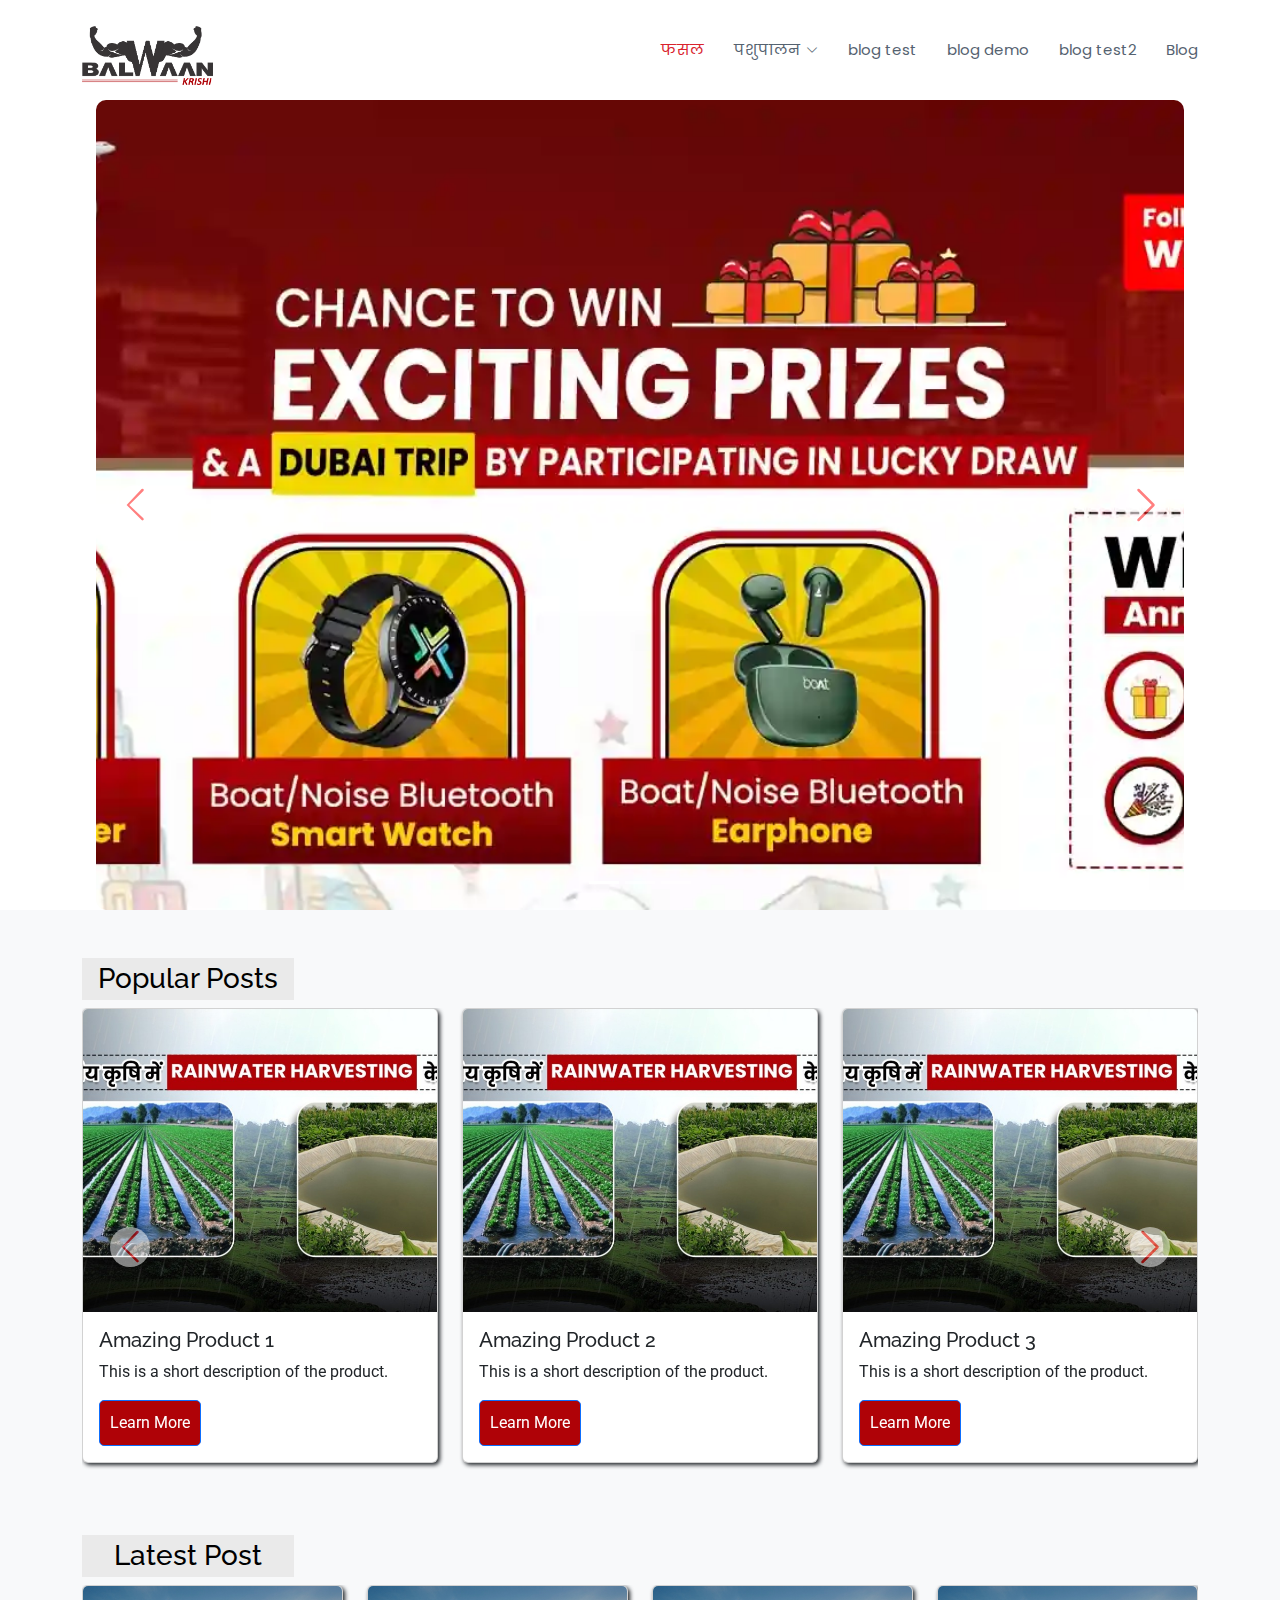
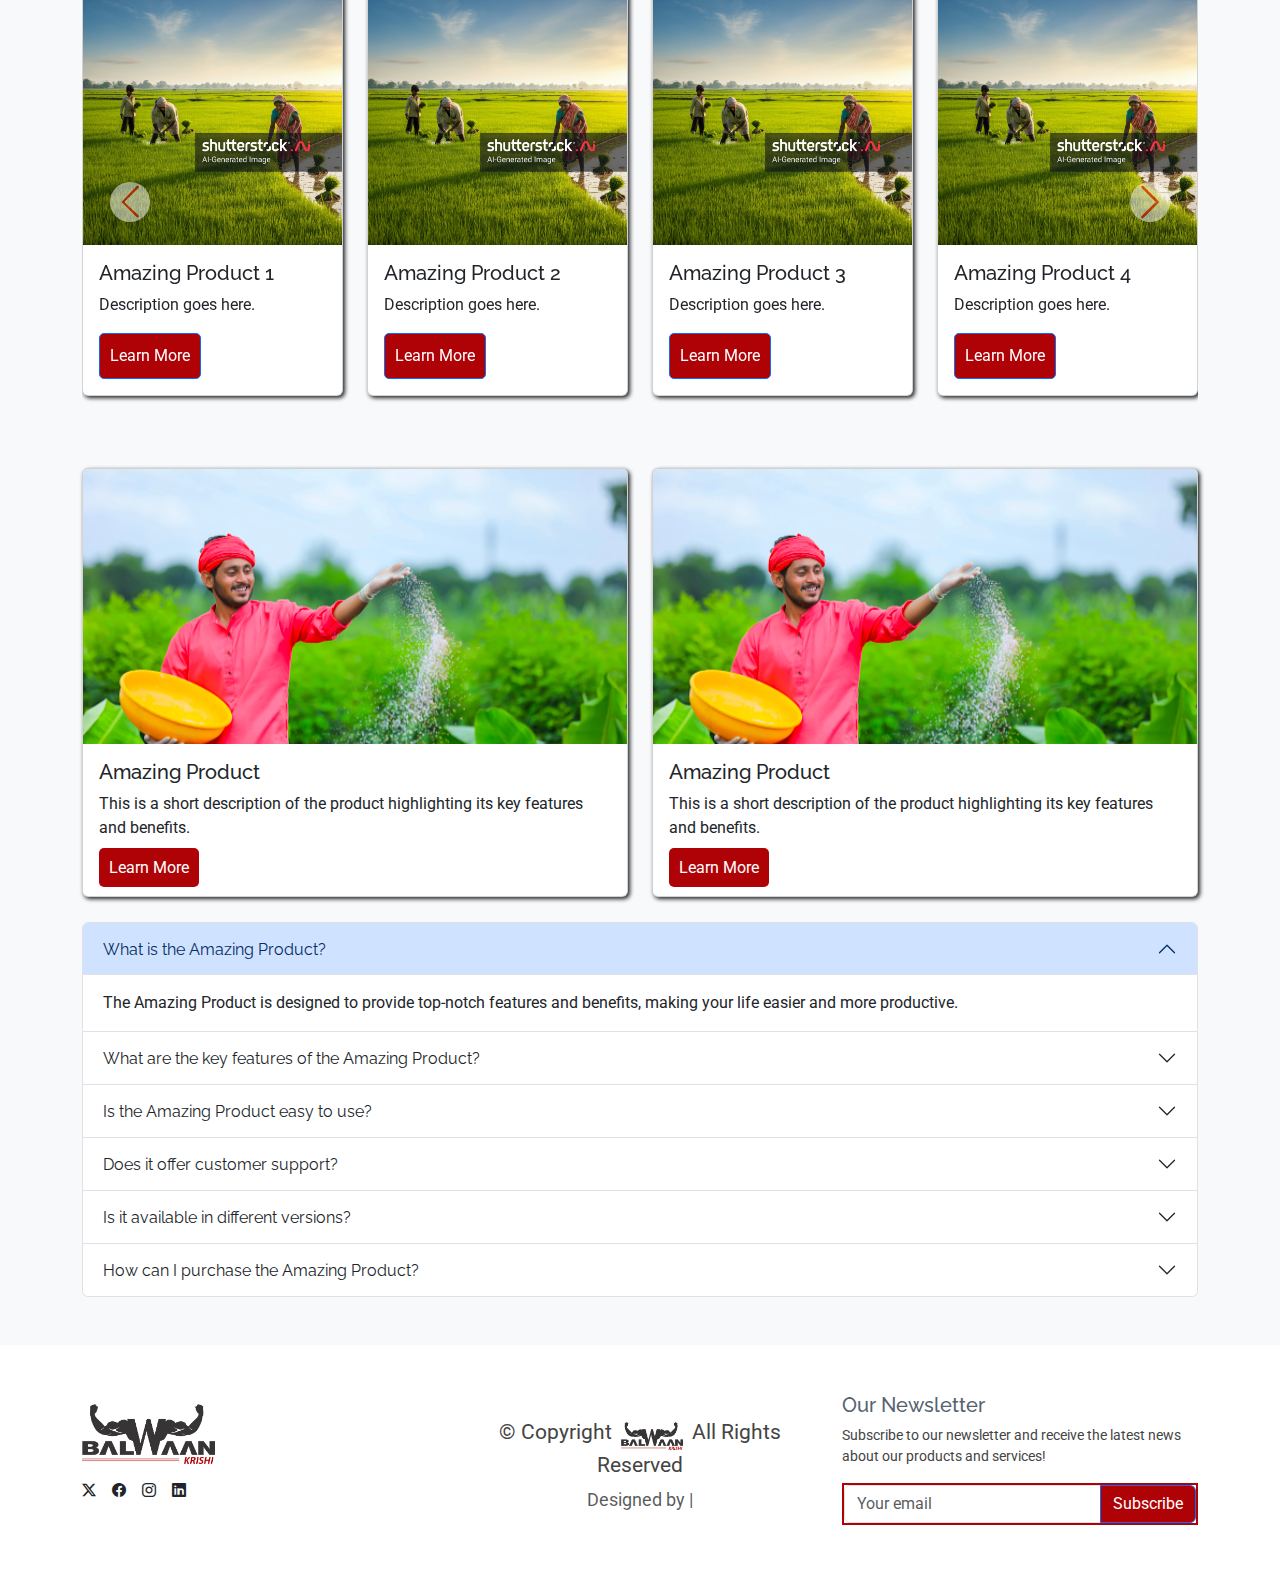
<file: index.html>
<!DOCTYPE html>
<html lang="en">
<head>
  <meta charset="utf-8">
  <meta content="width=device-width, initial-scale=1.0" name="viewport">
  <title>Blog Balwaan</title>
  <meta name="description" content="">
  <meta name="keywords" content="">
  <link href="assets/favicon.png" rel="icon">
  <link href="https://fonts.googleapis.com" rel="preconnect">
  <link href="https://fonts.gstatic.com" rel="preconnect" crossorigin>
  <link href="https://fonts.googleapis.com/css2?family=Roboto:ital,wght@0,100;0,300;0,400;0,500;0,700;0,900;1,100;1,300;1,400;1,500;1,700;1,900&family=Poppins:ital,wght@0,100;0,200;0,300;0,400;0,500;0,600;0,700;0,800;0,900;1,100;1,200;1,300;1,400;1,500;1,600;1,700;1,800;1,900&family=Raleway:ital,wght@0,100;0,200;0,300;0,400;0,500;0,600;0,700;0,800;0,900;1,100;1,200;1,300;1,400;1,500;1,600;1,700;1,800;1,900&display=swap" rel="stylesheet">
  <link href="assets/vendor/bootstrap/css/bootstrap.min.css" rel="stylesheet">
  <link href="assets/vendor/bootstrap-icons/bootstrap-icons.css" rel="stylesheet">
  <link href="assets/vendor/aos/aos.css" rel="stylesheet">
  <link href="assets/vendor/glightbox/css/glightbox.min.css" rel="stylesheet">
  <link href="assets/vendor/swiper/swiper-bundle.min.css" rel="stylesheet">
  <link href="assets/css/main.css" rel="stylesheet">
</head>

<body class="index-page">

  <header id="header" class="header d-flex align-items-center sticky-top">
    <div class="container-fluid container-xl position-relative d-flex align-items-center">

      <a href="index.html" class="logo d-flex align-items-center me-auto">
        <!-- Uncomment the line below if you also wish to use an image logo -->
        <!-- <img src="assets/img/logo.png" alt=""> -->
        <h1 class="sitename"><img src="assets/logo_header.png" ></h1>
      </a>

      <nav id="navmenu" class="navmenu">
        <ul>
          <li><a href="#hero" class="active">फसल</a></li>
          <li class="dropdown"><a href="about.html"><span>पशुपालन</span> <i class="bi bi-chevron-down toggle-dropdown"></i></a>
            <ul>
              <li><a href="team.html">Team</a></li>
              <li><a href="testimonials.html">
Balwaan Agri Blogs</a></li>
              <li class="dropdown"><a href="#"><span>blog 1</span> <i class="bi bi-chevron-down toggle-dropdown"></i></a>
                <!-- <ul>
                  <li><a href="#">Deep Dropdown 1</a></li>
                  <li><a href="#">Deep Dropdown 2</a></li>
                  <li><a href="#">Deep Dropdown 3</a></li>
                  <li><a href="#">Deep Dropdown 4</a></li>
                  <li><a href="#">Deep Dropdown 5</a></li>
                </ul> -->
              </li>
            </ul>
          </li>
          <li><a href="services.html">blog test</a></li>
          <li><a href="portfolio.html">blog demo</a></li>
          <li><a href="pricing.html">blog test2</a></li>
          <li><a href="blog.html">Blog</a></li>
          <!-- <li><a href="contact.html">Contact</a></li> -->
        </ul>
        <i class="mobile-nav-toggle d-xl-none bi bi-list"></i>
      </nav>
    </div>
  </header>

  <main class="main">

    <!-- Hero Section -->
    <section id="hero" class="hero section dark-background">

      <div id="hero-carousel" class="carousel slide carousel-fade" data-bs-ride="carousel" data-bs-interval="5000">

        <div class="carousel-item active">
          <img src="assets/banner_two.webp" alt="">
         
        </div><!-- End Carousel Item -->

        <div class="carousel-item">
          <img src="assets/banner_test.jpg" alt="">
         
        </div><!-- End Carousel Item -->

        <div class="carousel-item">
          <img src="assets/banner_two.webp" alt="">
         
        </div><!-- End Carousel Item -->
          <a class="carousel-control-prev" href="#hero-carousel" role="button" data-bs-slide="prev">
            <span class="carousel-control-prev-icon" aria-hidden="true"></span>
          </a>

          <a class="carousel-control-next" href="#hero-carousel" role="button" data-bs-slide="next">
            <span class="carousel-control-next-icon" aria-hidden="true"></span>
          </a>
        <ol class="carousel-indicators"></ol>
      </div>
    </section><!-- /Hero Section -->
    <!-- About Section -->
    <section id="about" class="py-5 bg-light">
      <div class="container">
        <h3 style="background: #eaeaea;color: black;text-align: center;padding: 4px;width: 19%;">Popular Posts</h3>
        <!-- Bootstrap Carousel Start -->
        <div id="twoRowCarousel" class="carousel slide mb-5" data-bs-ride="carousel">
          <div class="carousel-inner">
          
            <!-- Slide 1 -->
            <div class="carousel-item active">
              <div class="row">
                <!-- Card 1 -->
                <div class="col-md-4 mb-4">
                  <div class="card h-100">
                    <img src="assets/blog1.jpeg" class="card-img-top" alt="Product Image">
                    <div class="card-body">
                      <h5 class="card-title">Amazing Product 1</h5>
                      <p class="card-text">This is a short description of the product.</p>
                      <a class="action-button btn btn-primary" href="blog.html">Learn More</a>
                    </div>
                  </div>
                </div>

                <!-- Card 2 -->
                <div class="col-md-4 mb-4">
                  <div class="card h-100">
                    <img src="assets/blog1.jpeg" class="card-img-top" alt="Product Image">
                    <div class="card-body">
                      <h5 class="card-title">Amazing Product 2</h5>
                      <p class="card-text">This is a short description of the product.</p>
                      <a class="action-button btn btn-primary" href="blog.html">Learn More</a>
                    </div>
                  </div>
                </div>

                <!-- Card 3 -->
                <div class="col-md-4 mb-4">
                  <div class="card h-100">
                    <img src="assets/blog1.jpeg" class="card-img-top" alt="Product Image">
                    <div class="card-body">
                      <h5 class="card-title">Amazing Product 3</h5>
                      <p class="card-text">This is a short description of the product.</p>
                      <a class="action-button btn btn-primary" href="blog.html">Learn More</a>
                    </div>
                  </div>
                </div>
              </div>
            </div>

            <!-- Slide 2 -->
            <div class="carousel-item">
              <div class="row">
                <!-- Card 4 -->
                <div class="col-md-4 mb-4">
                  <div class="card h-100">
                    <img src="assets/blog1.jpeg" class="card-img-top" alt="Product Image">
                    <div class="card-body">
                      <h5 class="card-title">Amazing Product 4</h5>
                      <p class="card-text">This is a short description of the product.</p>
                      <a class="action-button btn btn-primary" href="blog.html">Learn More</a>
                    </div>
                  </div>
                </div>
                <div class="col-md-4 mb-4">
                  <div class="card h-100">
                    <img src="assets/blog1.jpeg" class="card-img-top" alt="Product Image">
                    <div class="card-body">
                      <h5 class="card-title">Amazing Product 4</h5>
                      <p class="card-text">This is a short description of the product.</p>
                      <a class="action-button btn btn-primary" href="blog.html">Learn More</a>
                    </div>
                  </div>
                </div>
                <div class="col-md-4 mb-4">
                  <div class="card h-100">
                    <img src="assets/blog1.jpeg" class="card-img-top" alt="Product Image">
                    <div class="card-body">
                      <h5 class="card-title">Amazing Product 4</h5>
                      <p class="card-text">This is a short description of the product.</p>
                      <a class="action-button btn btn-primary" href="blog.html">Learn More</a>
                    </div>
                  </div>
                </div>

                <!-- (Optionally add 2 more cards if available) -->
              </div>
            </div>

          </div>

          <!-- Controls -->
          <button class="carousel-control-prev" type="button" data-bs-target="#twoRowCarousel" data-bs-slide="prev">
            <span class="carousel-control-prev-icon" aria-hidden="true"></span>
            <span class="visually-hidden">Previous</span>
          </button>
          <button class="carousel-control-next" type="button" data-bs-target="#twoRowCarousel" data-bs-slide="next">
            <span class="carousel-control-next-icon" aria-hidden="true"></span>
            <span class="visually-hidden">Next</span>
          </button>
        </div>
        <!-- Bootstrap Carousel End -->

        <!-- new slide -->

        <h3 style="background: #eaeaea;color: black;text-align: center;padding: 4px;width: 19%;">Latest Post</h3>
        <div id="ttwoRowCarousel" class="carousel slide mb-5" data-bs-ride="carousel">
          <div class="carousel-inner">
            <!-- Slide 1 -->
            <div class="carousel-item active">
              <div class="row">
                <div class="col-md-3 mb-4">
                  <!-- Card 1 -->
                  <div class="card h-100">
                    <img src="assets/kisan3.jpg" class="card-img-top" alt="Product Image">
                    <div class="card-body">
                      <h5 class="card-title">Amazing Product 1</h5>
                      <p class="card-text">Description goes here.</p>
                      <a class="action-button btn btn-primary" href="blog.html">Learn More</a>
                    </div>
                  </div>
                </div>
                <div class="col-md-3 mb-4">
                  <!-- Card 2 -->
                  <div class="card h-100">
                    <img src="assets/kisan3.jpg" class="card-img-top" alt="Product Image">
                    <div class="card-body">
                      <h5 class="card-title">Amazing Product 2</h5>
                      <p class="card-text">Description goes here.</p>
                      <a class="action-button btn btn-primary" href="blog.html">Learn More</a>
                    </div>
                  </div>
                </div>
                <div class="col-md-3 mb-4">
                  <!-- Card 3 -->
                  <div class="card h-100">
                    <img src="assets/kisan3.jpg" class="card-img-top" alt="Product Image">
                    <div class="card-body">
                      <h5 class="card-title">Amazing Product 3</h5>
                      <p class="card-text">Description goes here.</p>
                      <a class="action-button btn btn-primary" href="blog.html">Learn More</a>
                    </div>
                  </div>
                </div>
                <div class="col-md-3 mb-4">
                  <!-- Card 4 -->
                  <div class="card h-100">
                    <img src="assets/kisan3.jpg" class="card-img-top" alt="Product Image">
                    <div class="card-body">
                      <h5 class="card-title">Amazing Product 4</h5>
                      <p class="card-text">Description goes here.</p>
                      <a class="action-button btn btn-primary" href="blog.html">Learn More</a>
                    </div>
                  </div>
                </div>
              </div>
            </div>
            <!-- Slide 2 -->
            <div class="carousel-item">
              <div class="row">
                <div class="col-md-3 mb-4">
                  <!-- Card 2 -->
                  <div class="card h-100">
                    <img src="assets/kisan3.jpg" class="card-img-top" alt="Product Image">
                    <div class="card-body">
                      <h5 class="card-title">Amazing Product 2</h5>
                      <p class="card-text">Description goes here.</p>
                      <a class="action-button btn btn-primary" href="blog.html">Learn More</a>
                    </div>
                  </div>
                </div>
                <div class="col-md-3 mb-4">
                  <!-- Card 3 -->
                  <div class="card h-100">
                    <img src="assets/kisan3.jpg" class="card-img-top" alt="Product Image">
                    <div class="card-body">
                      <h5 class="card-title">Amazing Product 3</h5>
                      <p class="card-text">Description goes here.</p>
                      <a class="action-button btn btn-primary" href="blog.html">Learn More</a>
                    </div>
                  </div>
                </div>
                <div class="col-md-3 mb-4">
                  <!-- Card 4 -->
                  <div class="card h-100">
                    <img src="assets/kisan3.jpg" class="card-img-top" alt="Product Image">
                    <div class="card-body">
                      <h5 class="card-title">Amazing Product 4</h5>
                      <p class="card-text">Description goes here.</p>
                      <a class="action-button btn btn-primary" href="blog.html">Learn More</a>
                    </div>
                  </div>
                </div>
                <div class="col-md-3 mb-4">
                  <!-- Card 4 -->
                  <div class="card h-100">
                    <img src="assets/kisan3.jpg" class="card-img-top" alt="Product Image">
                    <div class="card-body">
                      <h5 class="card-title">Amazing Product 4</h5>
                      <p class="card-text">Description goes here.</p>
                      <a class="action-button btn btn-primary" href="blog.html">Learn More</a>
                    </div>
                  </div>
                </div>
                <!-- Add 2 more if needed for full slide -->
              </div>
            </div>
          </div>

          <!-- Controls -->
          <button class="carousel-control-prev" type="button" data-bs-target="#ttwoRowCarousel" data-bs-slide="prev">
            <span class="carousel-control-prev-icon" aria-hidden="true"></span>
            <span class="visually-hidden">Previous</span>
          </button>
          <button class="carousel-control-next" type="button" data-bs-target="#ttwoRowCarousel" data-bs-slide="next">
            <span class="carousel-control-next-icon" aria-hidden="true"></span>
            <span class="visually-hidden">Next</span>
          </button>
        </div>
        <!-- end new slide -->

        <!-- Blog Sidebar + Banner Row -->
        <div class="row">
          <!-- Blog Sidebar -->
          <!-- Blog Banners -->
          <div class="col-md-12">
            <div class="row g-4">
              <div class="col-md-6">
                <div class="card h-100">
                  <img src="assets/blogkisan.svg" class="card-img-top" alt="Product Image">
                  <div class="card-body">
                    <h5 class="card-title">Amazing Product</h5>
                    <p class="card-text">This is a short description of the product highlighting its key features and benefits.</p>
                    <a class="action-button" class="action-button" href="#" class="btn btn-primary">Learn More</a>
                  </div>
                </div>
              </div>
              <div class="col-md-6">
                <div class="card h-100">
                  <img src="assets/blogkisan.svg" class="card-img-top" alt="Product Image">
                  <div class="card-body">
                    <h5 class="card-title">Amazing Product</h5>
                    <p class="card-text">This is a short description of the product highlighting its key features and benefits.</p>
                    <a class="action-button" class="action-button" href="#" class="btn btn-primary">Learn More</a>
                  </div>
                </div>
              </div>
            </div>
          </div>
        </div>
        <!-- FAQ -->
        <div class="row">
          <div class="col-md-12" style="margin-top: 25px;">
            <div class="accordion" id="faqAccordion">

              <!-- Accordion Item 1 -->
              <div class="accordion-item">
                <h2 class="accordion-header" id="faqHeadingOne">
                  <button class="accordion-button" type="button" data-bs-toggle="collapse" data-bs-target="#faqCollapseOne" aria-expanded="true" aria-controls="faqCollapseOne">
                    What is the Amazing Product?
                  </button>
                </h2>
                <div id="faqCollapseOne" class="accordion-collapse collapse show" aria-labelledby="faqHeadingOne" data-bs-parent="#faqAccordion">
                  <div class="accordion-body">
                    The Amazing Product is designed to provide top-notch features and benefits, making your life easier and more productive.
                  </div>
                </div>
              </div>

              <!-- Accordion Item 2 -->
              <div class="accordion-item">
                <h2 class="accordion-header" id="faqHeadingTwo">
                  <button class="accordion-button collapsed" type="button" data-bs-toggle="collapse" data-bs-target="#faqCollapseTwo" aria-expanded="false" aria-controls="faqCollapseTwo">
                    What are the key features of the Amazing Product?
                  </button>
                </h2>
                <div id="faqCollapseTwo" class="accordion-collapse collapse" aria-labelledby="faqHeadingTwo" data-bs-parent="#faqAccordion">
                  <div class="accordion-body">
                    Key features include ease of use, high performance, and robust support, all bundled into an elegant design.
                  </div>
                </div>
              </div>

              <!-- Accordion Item 3 -->
              <div class="accordion-item">
                <h2 class="accordion-header" id="faqHeadingThree">
                  <button class="accordion-button collapsed" type="button" data-bs-toggle="collapse" data-bs-target="#faqCollapseThree" aria-expanded="false" aria-controls="faqCollapseThree">
                    Is the Amazing Product easy to use?
                  </button>
                </h2>
                <div id="faqCollapseThree" class="accordion-collapse collapse" aria-labelledby="faqHeadingThree" data-bs-parent="#faqAccordion">
                  <div class="accordion-body">
                    Yes, it is designed with a user-friendly interface that allows you to use it with minimal effort.
                  </div>
                </div>
              </div>

              <!-- Accordion Item 4 -->
              <div class="accordion-item">
                <h2 class="accordion-header" id="faqHeadingFour">
                  <button class="accordion-button collapsed" type="button" data-bs-toggle="collapse" data-bs-target="#faqCollapseFour" aria-expanded="false" aria-controls="faqCollapseFour">
                    Does it offer customer support?
                  </button>
                </h2>
                <div id="faqCollapseFour" class="accordion-collapse collapse" aria-labelledby="faqHeadingFour" data-bs-parent="#faqAccordion">
                  <div class="accordion-body">
                    Yes, 24/7 customer support is available to help you with any queries or issues.
                  </div>
                </div>
              </div>

              <!-- Accordion Item 5 -->
              <div class="accordion-item">
                <h2 class="accordion-header" id="faqHeadingFive">
                  <button class="accordion-button collapsed" type="button" data-bs-toggle="collapse" data-bs-target="#faqCollapseFive" aria-expanded="false" aria-controls="faqCollapseFive">
                    Is it available in different versions?
                  </button>
                </h2>
                <div id="faqCollapseFive" class="accordion-collapse collapse" aria-labelledby="faqHeadingFive" data-bs-parent="#faqAccordion">
                  <div class="accordion-body">
                    Yes, it comes in multiple versions to cater to different user needs and budgets.
                  </div>
                </div>
              </div>

              <!-- Accordion Item 6 -->
              <div class="accordion-item">
                <h2 class="accordion-header" id="faqHeadingSix">
                  <button class="accordion-button collapsed" type="button" data-bs-toggle="collapse" data-bs-target="#faqCollapseSix" aria-expanded="false" aria-controls="faqCollapseSix">
                    How can I purchase the Amazing Product?
                  </button>
                </h2>
                <div id="faqCollapseSix" class="accordion-collapse collapse" aria-labelledby="faqHeadingSix" data-bs-parent="#faqAccordion">
                  <div class="accordion-body">
                    You can purchase it directly from our website or from authorized retailers near you.
                  </div>
                </div>
              </div>

            </div>
          </div>
        </div>
        <!-- END FAQ -->
      </div>
    </section>
  </main>
  <footer id="footer" class="footer bg-white py-5">
    <div class="container">
      <div class="row gy-4">
        <!-- About Section -->
        <div class="col-lg-4 col-md-4">
          <a href="index.html" class="d-flex align-items-center mb-3">
            <img src="assets/logo_header.png" alt="Logo" style="width: 133px; background: white;">
          </a>

          <div class="d-flex mt-3 gap-3">
            <a href="#" class="text-dark"><i class="bi bi-twitter-x"></i></a>
            <a href="#" class="text-dark"><i class="bi bi-facebook"></i></a>
            <a href="#" class="text-dark"><i class="bi bi-instagram"></i></a>
            <a href="#" class="text-dark"><i class="bi bi-linkedin"></i></a>
          </div>
        </div>

      <div class="col-lg-4 col-md-4 text-center mt-5">
        <p class="mb-1">&copy; <span>Copyright</span>
          <strong class="px-1">
            <img src="assets/logo_header.png" alt="Logo" style="width: 62px;">
          </strong>
          <span>All Rights Reserved</span>
        </p>
        <div class="small text-muted">
          Designed by <a href="" class="text-decoration-none"></a> |
         
        </div>
      </div>

        <!-- Newsletter -->
        <div class="col-lg-4 col-md-4 ">
          <h5>Our Newsletter</h5>
          <p>Subscribe to our newsletter and receive the latest news about our products and services!</p>
          <form action="forms/newsletter.php" method="post" class="php-email-form">
            <div class="input-group mb-3">
              <input type="email" class="form-control" name="email" placeholder="Your email" required>
              <button class="btn btn-primary" type="submit">Subscribe</button>
            </div>
            <div class="loading">Loading</div>
            <div class="error-message text-danger"></div>
            <div class="sent-message text-success">Your subscription request has been sent. Thank you!</div>
          </form>
        </div>
      </div>
  </footer>
  <!-- Scroll Top -->
  <a href="#" id="scroll-top" class="scroll-top d-flex align-items-center justify-content-center"><i class="bi bi-arrow-up-short"></i></a>
  <!-- Preloader -->
  <div id="preloader"></div>
  <!-- Vendor JS Files -->
  <script src="assets/vendor/bootstrap/js/bootstrap.bundle.min.js"></script>
  <script src="assets/vendor/php-email-form/validate.js"></script>
  <script src="assets/vendor/aos/aos.js"></script>
  <script src="assets/vendor/glightbox/js/glightbox.min.js"></script>
  <script src="assets/vendor/imagesloaded/imagesloaded.pkgd.min.js"></script>
  <script src="assets/vendor/isotope-layout/isotope.pkgd.min.js"></script>
  <script src="assets/vendor/purecounter/purecounter_vanilla.js"></script>
  <script src="assets/vendor/waypoints/noframework.waypoints.js"></script>
  <script src="assets/vendor/swiper/swiper-bundle.min.js"></script>

  <!-- Main JS File -->
  <script src="assets/js/main.js"></script>

</body>

</html>
</file>
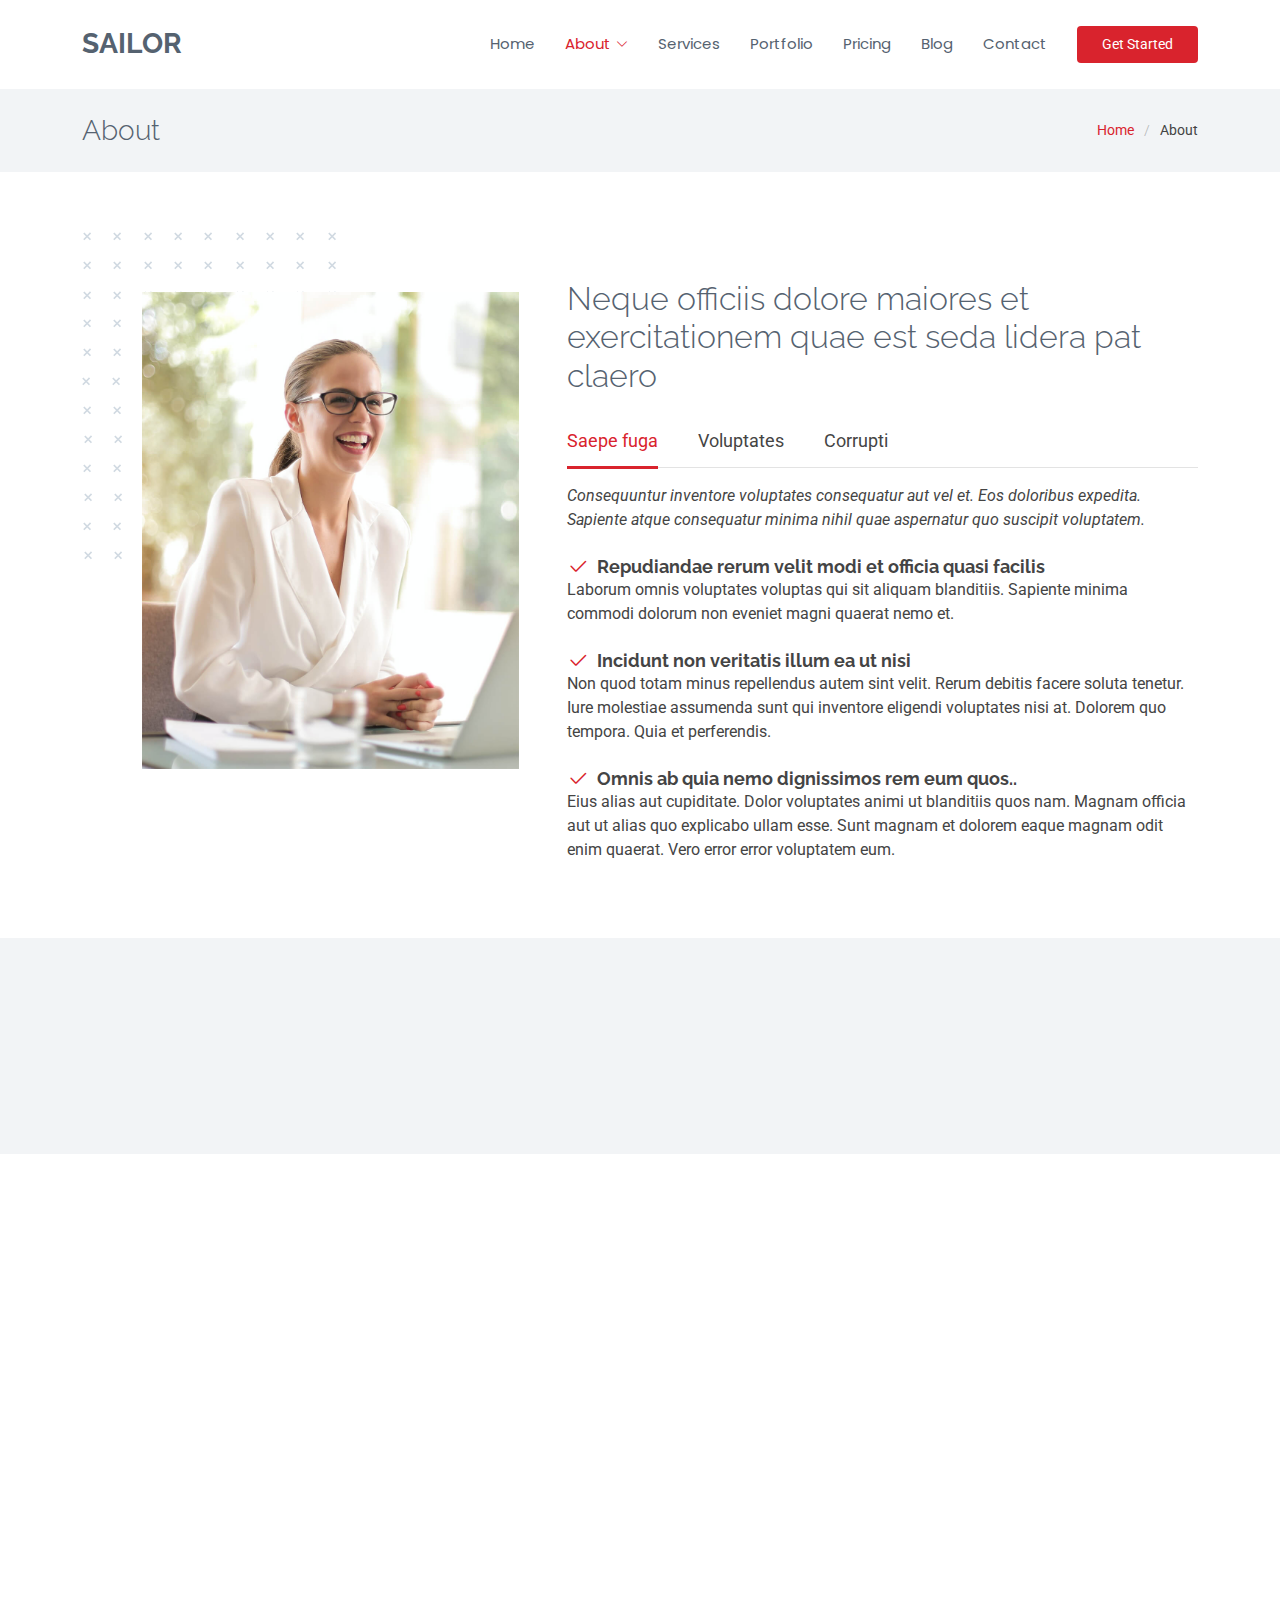
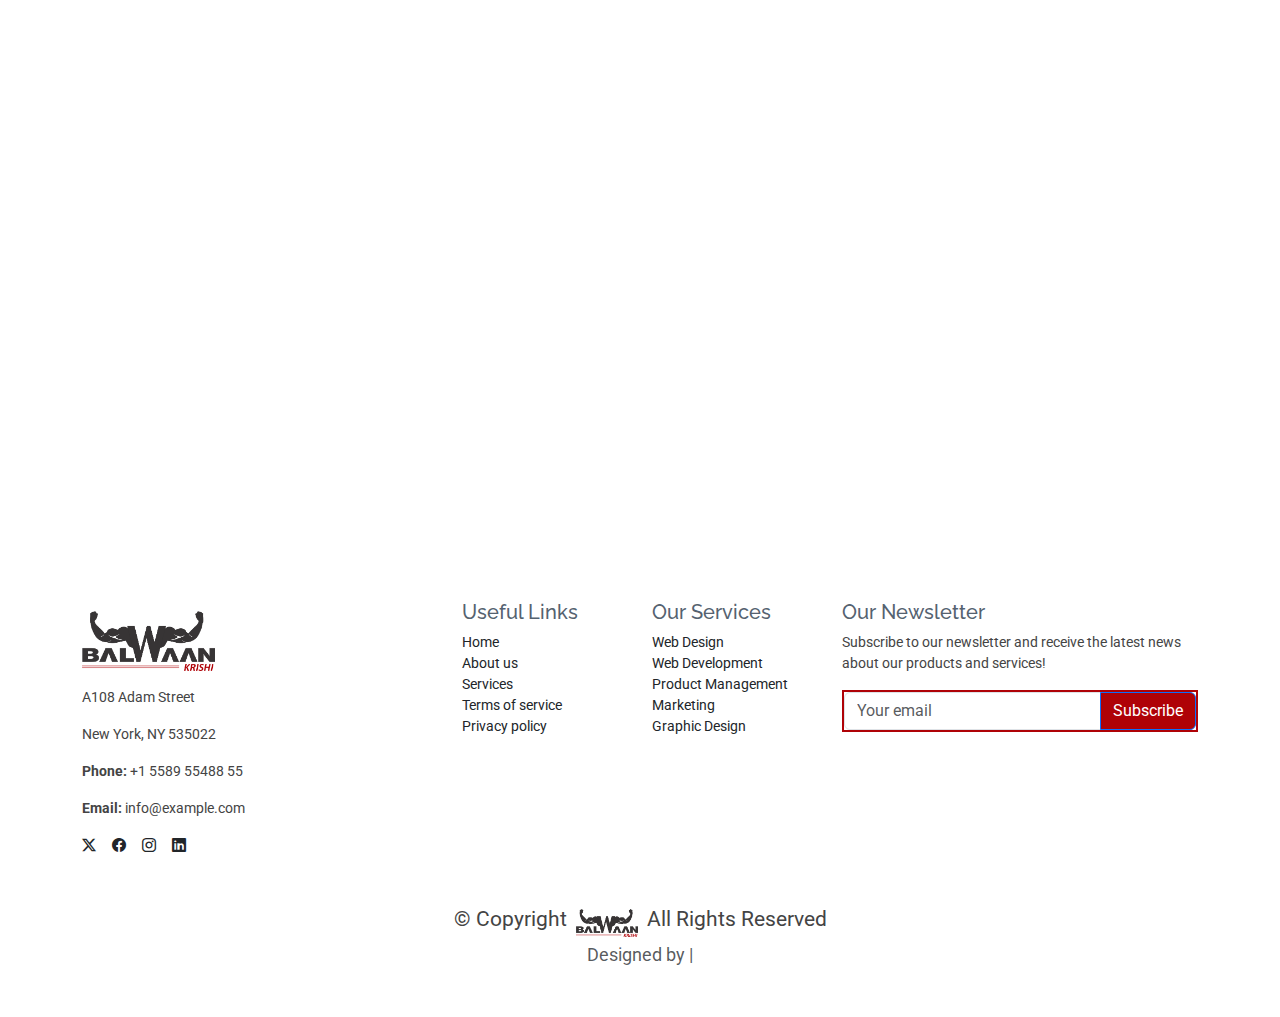
<file: about.html>
<!DOCTYPE html>
<html lang="en">

<head>
  <meta charset="utf-8">
  <meta content="width=device-width, initial-scale=1.0" name="viewport">
  <title>About - Sailor Bootstrap Template</title>
  <meta name="description" content="">
  <meta name="keywords" content="">

  <!-- Favicons -->
  <link href="assets/img/favicon.png" rel="icon">
  <link href="assets/img/apple-touch-icon.png" rel="apple-touch-icon">

  <!-- Fonts -->
  <link href="https://fonts.googleapis.com" rel="preconnect">
  <link href="https://fonts.gstatic.com" rel="preconnect" crossorigin>
  <link href="https://fonts.googleapis.com/css2?family=Roboto:ital,wght@0,100;0,300;0,400;0,500;0,700;0,900;1,100;1,300;1,400;1,500;1,700;1,900&family=Poppins:ital,wght@0,100;0,200;0,300;0,400;0,500;0,600;0,700;0,800;0,900;1,100;1,200;1,300;1,400;1,500;1,600;1,700;1,800;1,900&family=Raleway:ital,wght@0,100;0,200;0,300;0,400;0,500;0,600;0,700;0,800;0,900;1,100;1,200;1,300;1,400;1,500;1,600;1,700;1,800;1,900&display=swap" rel="stylesheet">

  <!-- Vendor CSS Files -->
  <link href="assets/vendor/bootstrap/css/bootstrap.min.css" rel="stylesheet">
  <link href="assets/vendor/bootstrap-icons/bootstrap-icons.css" rel="stylesheet">
  <link href="assets/vendor/aos/aos.css" rel="stylesheet">
  <link href="assets/vendor/glightbox/css/glightbox.min.css" rel="stylesheet">
  <link href="assets/vendor/swiper/swiper-bundle.min.css" rel="stylesheet">

  <!-- Main CSS File -->
  <link href="assets/css/main.css" rel="stylesheet">

</head>

<body class="about-page">

  <header id="header" class="header d-flex align-items-center sticky-top">
    <div class="container-fluid container-xl position-relative d-flex align-items-center">

      <a href="index.html" class="logo d-flex align-items-center me-auto">
        <!-- Uncomment the line below if you also wish to use an image logo -->
        <!-- <img src="assets/img/logo.png" alt=""> -->
        <h1 class="sitename">Sailor</h1>
      </a>

      <nav id="navmenu" class="navmenu">
        <ul>
          <li><a href="#hero">Home</a></li>
          <li class="dropdown"><a href="about.html" class="active"><span>About</span> <i class="bi bi-chevron-down toggle-dropdown"></i></a>
            <ul>
              <li><a href="team.html">Team</a></li>
              <li><a href="testimonials.html">Testimonials</a></li>
              <li class="dropdown"><a href="#"><span>Deep Dropdown</span> <i class="bi bi-chevron-down toggle-dropdown"></i></a>
                <ul>
                  <li><a href="#">Deep Dropdown 1</a></li>
                  <li><a href="#">Deep Dropdown 2</a></li>
                  <li><a href="#">Deep Dropdown 3</a></li>
                  <li><a href="#">Deep Dropdown 4</a></li>
                  <li><a href="#">Deep Dropdown 5</a></li>
                </ul>
              </li>
            </ul>
          </li>
          <li><a href="services.html">Services</a></li>
          <li><a href="portfolio.html">Portfolio</a></li>
          <li><a href="pricing.html">Pricing</a></li>
          <li><a href="blog.html">Blog</a></li>
          <li><a href="contact.html">Contact</a></li>
        </ul>
        <i class="mobile-nav-toggle d-xl-none bi bi-list"></i>
      </nav>

      <a class="btn-getstarted" href="about.html">Get Started</a>

    </div>
  </header>

  <main class="main">

    <!-- Page Title -->
    <div class="page-title light-background">
      <div class="container d-lg-flex justify-content-between align-items-center">
        <h1 class="mb-2 mb-lg-0">About</h1>
        <nav class="breadcrumbs">
          <ol>
            <li><a href="index.html">Home</a></li>
            <li class="current">About</li>
          </ol>
        </nav>
      </div>
    </div><!-- End Page Title -->

    <!-- About 2 Section -->
    <section id="about-2" class="about-2 section">

      <div class="container" data-aos="fade-up">

        <div class="row g-4 g-lg-5" data-aos="fade-up" data-aos-delay="200">

          <div class="col-lg-5">
            <div class="about-img">
              <img src="assets/img/about-portrait.jpg" class="img-fluid" alt="">
            </div>
          </div>

          <div class="col-lg-7">
            <h3 class="pt-0 pt-lg-5">Neque officiis dolore maiores et exercitationem quae est seda lidera pat claero</h3>

            <!-- Tabs -->
            <ul class="nav nav-pills mb-3">
              <li><a class="nav-link active" data-bs-toggle="pill" href="#about-2-tab1">Saepe fuga</a></li>
              <li><a class="nav-link" data-bs-toggle="pill" href="#about-2-tab2">Voluptates</a></li>
              <li><a class="nav-link" data-bs-toggle="pill" href="#about-2-tab3">Corrupti</a></li>
            </ul><!-- End Tabs -->

            <!-- Tab Content -->
            <div class="tab-content">

              <div class="tab-pane fade show active" id="about-2-tab1">

                <p class="fst-italic">Consequuntur inventore voluptates consequatur aut vel et. Eos doloribus expedita. Sapiente atque consequatur minima nihil quae aspernatur quo suscipit voluptatem.</p>

                <div class="d-flex align-items-center mt-4">
                  <i class="bi bi-check2"></i>
                  <h4>Repudiandae rerum velit modi et officia quasi facilis</h4>
                </div>
                <p>Laborum omnis voluptates voluptas qui sit aliquam blanditiis. Sapiente minima commodi dolorum non eveniet magni quaerat nemo et.</p>

                <div class="d-flex align-items-center mt-4">
                  <i class="bi bi-check2"></i>
                  <h4>Incidunt non veritatis illum ea ut nisi</h4>
                </div>
                <p>Non quod totam minus repellendus autem sint velit. Rerum debitis facere soluta tenetur. Iure molestiae assumenda sunt qui inventore eligendi voluptates nisi at. Dolorem quo tempora. Quia et perferendis.</p>

                <div class="d-flex align-items-center mt-4">
                  <i class="bi bi-check2"></i>
                  <h4>Omnis ab quia nemo dignissimos rem eum quos..</h4>
                </div>
                <p>Eius alias aut cupiditate. Dolor voluptates animi ut blanditiis quos nam. Magnam officia aut ut alias quo explicabo ullam esse. Sunt magnam et dolorem eaque magnam odit enim quaerat. Vero error error voluptatem eum.</p>

              </div><!-- End Tab 1 Content -->

              <div class="tab-pane fade" id="about-2-tab2">

                <p class="fst-italic">Consequuntur inventore voluptates consequatur aut vel et. Eos doloribus expedita. Sapiente atque consequatur minima nihil quae aspernatur quo suscipit voluptatem.</p>

                <div class="d-flex align-items-center mt-4">
                  <i class="bi bi-check2"></i>
                  <h4>Repudiandae rerum velit modi et officia quasi facilis</h4>
                </div>
                <p>Laborum omnis voluptates voluptas qui sit aliquam blanditiis. Sapiente minima commodi dolorum non eveniet magni quaerat nemo et.</p>

                <div class="d-flex align-items-center mt-4">
                  <i class="bi bi-check2"></i>
                  <h4>Incidunt non veritatis illum ea ut nisi</h4>
                </div>
                <p>Non quod totam minus repellendus autem sint velit. Rerum debitis facere soluta tenetur. Iure molestiae assumenda sunt qui inventore eligendi voluptates nisi at. Dolorem quo tempora. Quia et perferendis.</p>

                <div class="d-flex align-items-center mt-4">
                  <i class="bi bi-check2"></i>
                  <h4>Omnis ab quia nemo dignissimos rem eum quos..</h4>
                </div>
                <p>Eius alias aut cupiditate. Dolor voluptates animi ut blanditiis quos nam. Magnam officia aut ut alias quo explicabo ullam esse. Sunt magnam et dolorem eaque magnam odit enim quaerat. Vero error error voluptatem eum.</p>

              </div><!-- End Tab 2 Content -->

              <div class="tab-pane fade" id="about-2-tab3">

                <p class="fst-italic">Consequuntur inventore voluptates consequatur aut vel et. Eos doloribus expedita. Sapiente atque consequatur minima nihil quae aspernatur quo suscipit voluptatem.</p>

                <div class="d-flex align-items-center mt-4">
                  <i class="bi bi-check2"></i>
                  <h4>Repudiandae rerum velit modi et officia quasi facilis</h4>
                </div>
                <p>Laborum omnis voluptates voluptas qui sit aliquam blanditiis. Sapiente minima commodi dolorum non eveniet magni quaerat nemo et.</p>

                <div class="d-flex align-items-center mt-4">
                  <i class="bi bi-check2"></i>
                  <h4>Incidunt non veritatis illum ea ut nisi</h4>
                </div>
                <p>Non quod totam minus repellendus autem sint velit. Rerum debitis facere soluta tenetur. Iure molestiae assumenda sunt qui inventore eligendi voluptates nisi at. Dolorem quo tempora. Quia et perferendis.</p>

                <div class="d-flex align-items-center mt-4">
                  <i class="bi bi-check2"></i>
                  <h4>Omnis ab quia nemo dignissimos rem eum quos..</h4>
                </div>
                <p>Eius alias aut cupiditate. Dolor voluptates animi ut blanditiis quos nam. Magnam officia aut ut alias quo explicabo ullam esse. Sunt magnam et dolorem eaque magnam odit enim quaerat. Vero error error voluptatem eum.</p>

              </div><!-- End Tab 3 Content -->

            </div>

          </div>

        </div>

      </div>

    </section><!-- /About 2 Section -->

    <!-- Stats Section -->
    <section id="stats" class="stats section light-background">

      <div class="container" data-aos="fade-up" data-aos-delay="100">

        <div class="row gy-4">

          <div class="col-lg-3 col-md-6">
            <div class="stats-item text-center w-100 h-100">
              <span data-purecounter-start="0" data-purecounter-end="232" data-purecounter-duration="1" class="purecounter"></span>
              <p>Clients</p>
            </div>
          </div><!-- End Stats Item -->

          <div class="col-lg-3 col-md-6">
            <div class="stats-item text-center w-100 h-100">
              <span data-purecounter-start="0" data-purecounter-end="521" data-purecounter-duration="1" class="purecounter"></span>
              <p>Projects</p>
            </div>
          </div><!-- End Stats Item -->

          <div class="col-lg-3 col-md-6">
            <div class="stats-item text-center w-100 h-100">
              <span data-purecounter-start="0" data-purecounter-end="1453" data-purecounter-duration="1" class="purecounter"></span>
              <p>Hours Of Support</p>
            </div>
          </div><!-- End Stats Item -->

          <div class="col-lg-3 col-md-6">
            <div class="stats-item text-center w-100 h-100">
              <span data-purecounter-start="0" data-purecounter-end="32" data-purecounter-duration="1" class="purecounter"></span>
              <p>Workers</p>
            </div>
          </div><!-- End Stats Item -->

        </div>

      </div>

    </section><!-- /Stats Section -->

    <!-- Team Section -->
    <section id="team" class="team section">

      <div class="container">

        <div class="row gy-4">

          <div class="col-lg-6" data-aos="fade-up" data-aos-delay="100">
            <div class="team-member d-flex align-items-start">
              <div class="pic"><img src="assets/img/team/team-1.jpg" class="img-fluid" alt=""></div>
              <div class="member-info">
                <h4>Walter White</h4>
                <span>Chief Executive Officer</span>
                <p>Explicabo voluptatem mollitia et repellat qui dolorum quasi</p>
                <div class="social">
                  <a href=""><i class="bi bi-twitter-x"></i></a>
                  <a href=""><i class="bi bi-facebook"></i></a>
                  <a href=""><i class="bi bi-instagram"></i></a>
                  <a href=""> <i class="bi bi-linkedin"></i> </a>
                </div>
              </div>
            </div>
          </div><!-- End Team Member -->

          <div class="col-lg-6" data-aos="fade-up" data-aos-delay="200">
            <div class="team-member d-flex align-items-start">
              <div class="pic"><img src="assets/img/team/team-2.jpg" class="img-fluid" alt=""></div>
              <div class="member-info">
                <h4>Sarah Jhonson</h4>
                <span>Product Manager</span>
                <p>Aut maiores voluptates amet et quis praesentium qui senda para</p>
                <div class="social">
                  <a href=""><i class="bi bi-twitter-x"></i></a>
                  <a href=""><i class="bi bi-facebook"></i></a>
                  <a href=""><i class="bi bi-instagram"></i></a>
                  <a href=""> <i class="bi bi-linkedin"></i> </a>
                </div>
              </div>
            </div>
          </div><!-- End Team Member -->

          <div class="col-lg-6" data-aos="fade-up" data-aos-delay="300">
            <div class="team-member d-flex align-items-start">
              <div class="pic"><img src="assets/img/team/team-3.jpg" class="img-fluid" alt=""></div>
              <div class="member-info">
                <h4>William Anderson</h4>
                <span>CTO</span>
                <p>Quisquam facilis cum velit laborum corrupti fuga rerum quia</p>
                <div class="social">
                  <a href=""><i class="bi bi-twitter-x"></i></a>
                  <a href=""><i class="bi bi-facebook"></i></a>
                  <a href=""><i class="bi bi-instagram"></i></a>
                  <a href=""> <i class="bi bi-linkedin"></i> </a>
                </div>
              </div>
            </div>
          </div><!-- End Team Member -->

          <div class="col-lg-6" data-aos="fade-up" data-aos-delay="400">
            <div class="team-member d-flex align-items-start">
              <div class="pic"><img src="assets/img/team/team-4.jpg" class="img-fluid" alt=""></div>
              <div class="member-info">
                <h4>Amanda Jepson</h4>
                <span>Accountant</span>
                <p>Dolorum tempora officiis odit laborum officiis et et accusamus</p>
                <div class="social">
                  <a href=""><i class="bi bi-twitter-x"></i></a>
                  <a href=""><i class="bi bi-facebook"></i></a>
                  <a href=""><i class="bi bi-instagram"></i></a>
                  <a href=""> <i class="bi bi-linkedin"></i> </a>
                </div>
              </div>
            </div>
          </div><!-- End Team Member -->

        </div>

      </div>

    </section><!-- /Team Section -->

    <!-- Skills Section -->
    <section id="skills" class="skills section">

      <!-- Section Title -->
      <div class="container section-title" data-aos="fade-up">
        <h2>Skills</h2>
        <p>Check Our Skills<br></p>
      </div><!-- End Section Title -->

      <div class="container" data-aos="fade-up" data-aos-delay="100">

        <div class="row skills-content skills-animation">

          <div class="col-lg-6">

            <div class="progress">
              <span class="skill"><span>HTML</span> <i class="val">100%</i></span>
              <div class="progress-bar-wrap">
                <div class="progress-bar" role="progressbar" aria-valuenow="100" aria-valuemin="0" aria-valuemax="100"></div>
              </div>
            </div><!-- End Skills Item -->

            <div class="progress">
              <span class="skill"><span>CSS</span> <i class="val">90%</i></span>
              <div class="progress-bar-wrap">
                <div class="progress-bar" role="progressbar" aria-valuenow="90" aria-valuemin="0" aria-valuemax="100"></div>
              </div>
            </div><!-- End Skills Item -->

            <div class="progress">
              <span class="skill"><span>JavaScript</span> <i class="val">75%</i></span>
              <div class="progress-bar-wrap">
                <div class="progress-bar" role="progressbar" aria-valuenow="75" aria-valuemin="0" aria-valuemax="100"></div>
              </div>
            </div><!-- End Skills Item -->

          </div>

          <div class="col-lg-6">

            <div class="progress">
              <span class="skill"><span>PHP</span> <i class="val">80%</i></span>
              <div class="progress-bar-wrap">
                <div class="progress-bar" role="progressbar" aria-valuenow="80" aria-valuemin="0" aria-valuemax="100"></div>
              </div>
            </div><!-- End Skills Item -->

            <div class="progress">
              <span class="skill"><span>WordPress/CMS</span> <i class="val">90%</i></span>
              <div class="progress-bar-wrap">
                <div class="progress-bar" role="progressbar" aria-valuenow="90" aria-valuemin="0" aria-valuemax="100"></div>
              </div>
            </div><!-- End Skills Item -->

            <div class="progress">
              <span class="skill"><span>Photoshop</span> <i class="val">55%</i></span>
              <div class="progress-bar-wrap">
                <div class="progress-bar" role="progressbar" aria-valuenow="55" aria-valuemin="0" aria-valuemax="100"></div>
              </div>
            </div><!-- End Skills Item -->

          </div>

        </div>

      </div>

    </section><!-- /Skills Section -->

  </main>
 <footer id="footer" class="footer bg-white py-5">
    <div class="container">
      <div class="row gy-4">
        <!-- About Section -->
        <div class="col-lg-4 col-md-6">
          <a href="index.html" class="d-flex align-items-center mb-3">
            <img src="assets/logo_header.png" alt="Logo" style="width: 133px; background: white;">
          </a>
          <div>
            <p>A108 Adam Street</p>
            <p>New York, NY 535022</p>
            <p class="mt-3"><strong>Phone:</strong> +1 5589 55488 55</p>
            <p><strong>Email:</strong> info@example.com</p>
          </div>
          <div class="d-flex mt-3 gap-3">
            <a href="#" class="text-dark"><i class="bi bi-twitter-x"></i></a>
            <a href="#" class="text-dark"><i class="bi bi-facebook"></i></a>
            <a href="#" class="text-dark"><i class="bi bi-instagram"></i></a>
            <a href="#" class="text-dark"><i class="bi bi-linkedin"></i></a>
          </div>
        </div>

        <!-- Useful Links -->
        <div class="col-lg-2 col-md-3 col-sm-6">
          <h5>Useful Links</h5>
          <ul class="list-unstyled">
            <li><a href="#" class="text-dark text-decoration-none">Home</a></li>
            <li><a href="#" class="text-dark text-decoration-none">About us</a></li>
            <li><a href="#" class="text-dark text-decoration-none">Services</a></li>
            <li><a href="#" class="text-dark text-decoration-none">Terms of service</a></li>
            <li><a href="#" class="text-dark text-decoration-none">Privacy policy</a></li>
          </ul>
        </div>

        <!-- Our Services -->
        <div class="col-lg-2 col-md-3 col-sm-6">
          <h5>Our Services</h5>
          <ul class="list-unstyled">
            <li><a href="#" class="text-dark text-decoration-none">Web Design</a></li>
            <li><a href="#" class="text-dark text-decoration-none">Web Development</a></li>
            <li><a href="#" class="text-dark text-decoration-none">Product Management</a></li>
            <li><a href="#" class="text-dark text-decoration-none">Marketing</a></li>
            <li><a href="#" class="text-dark text-decoration-none">Graphic Design</a></li>
          </ul>
        </div>

        <!-- Newsletter -->
        <div class="col-lg-4 col-md-12">
          <h5>Our Newsletter</h5>
          <p>Subscribe to our newsletter and receive the latest news about our products and services!</p>
          <form action="forms/newsletter.php" method="post" class="php-email-form">
            <div class="input-group mb-3">
              <input type="email" class="form-control" name="email" placeholder="Your email" required>
              <button class="btn btn-primary" type="submit">Subscribe</button>
            </div>
            <div class="loading">Loading</div>
            <div class="error-message text-danger"></div>
            <div class="sent-message text-success">Your subscription request has been sent. Thank you!</div>
          </form>
        </div>
      </div>

      <!-- Copyright -->
      <div class="text-center mt-5">
        <p class="mb-1">&copy; <span>Copyright</span>
          <strong class="px-1">
            <img src="assets/logo_header.png" alt="Logo" style="width: 62px;">
          </strong>
          <span>All Rights Reserved</span>
        </p>
        <div class="small text-muted">
          Designed by <a href="" class="text-decoration-none"></a> |
         
        </div>
      </div>
    </div>
  </footer>
  <!-- Scroll Top -->
  <a href="#" id="scroll-top" class="scroll-top d-flex align-items-center justify-content-center"><i class="bi bi-arrow-up-short"></i></a>
  <!-- Preloader -->
  <div id="preloader"></div>
  <!-- Vendor JS Files -->
  <script src="assets/vendor/bootstrap/js/bootstrap.bundle.min.js"></script>
  <script src="assets/vendor/php-email-form/validate.js"></script>
  <script src="assets/vendor/aos/aos.js"></script>
  <script src="assets/vendor/glightbox/js/glightbox.min.js"></script>
  <script src="assets/vendor/imagesloaded/imagesloaded.pkgd.min.js"></script>
  <script src="assets/vendor/isotope-layout/isotope.pkgd.min.js"></script>
  <script src="assets/vendor/purecounter/purecounter_vanilla.js"></script>
  <script src="assets/vendor/waypoints/noframework.waypoints.js"></script>
  <script src="assets/vendor/swiper/swiper-bundle.min.js"></script>

  <!-- Main JS File -->
  <script src="assets/js/main.js"></script>

</body>

</html>
</file>
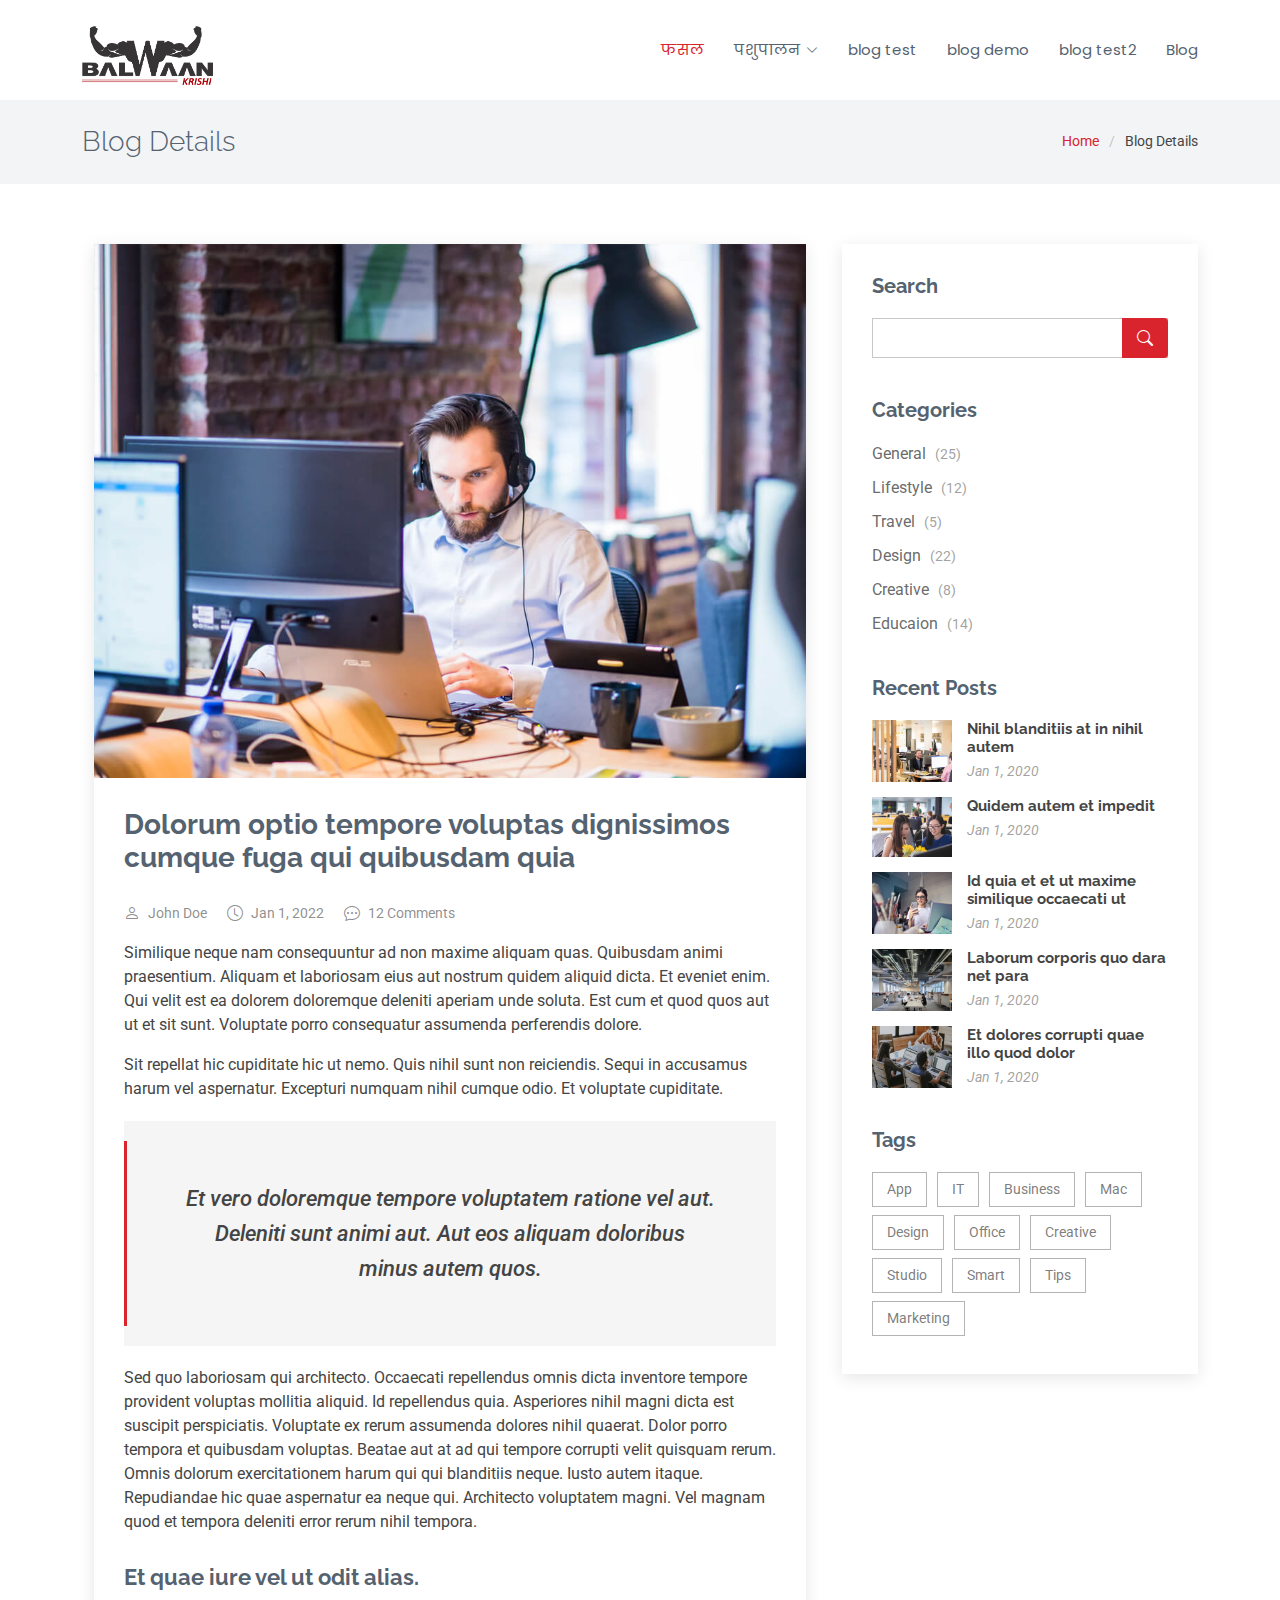
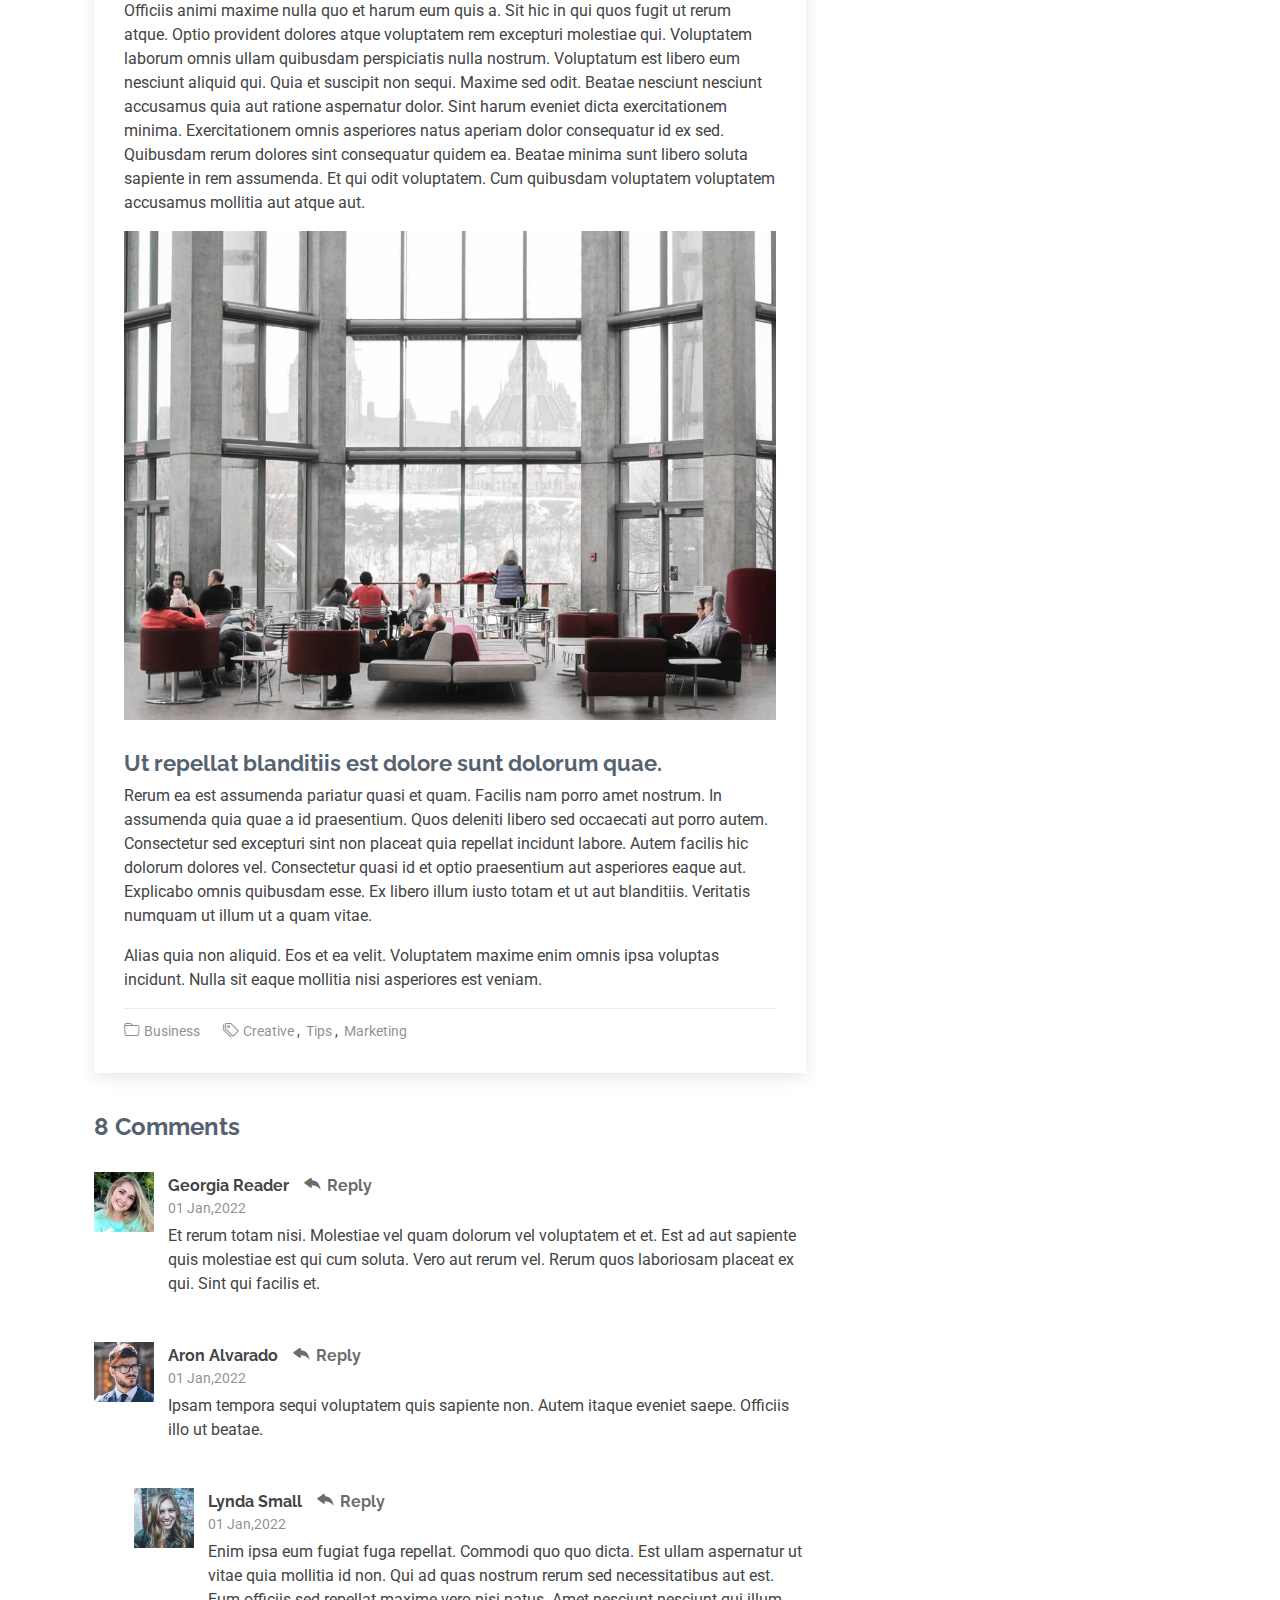
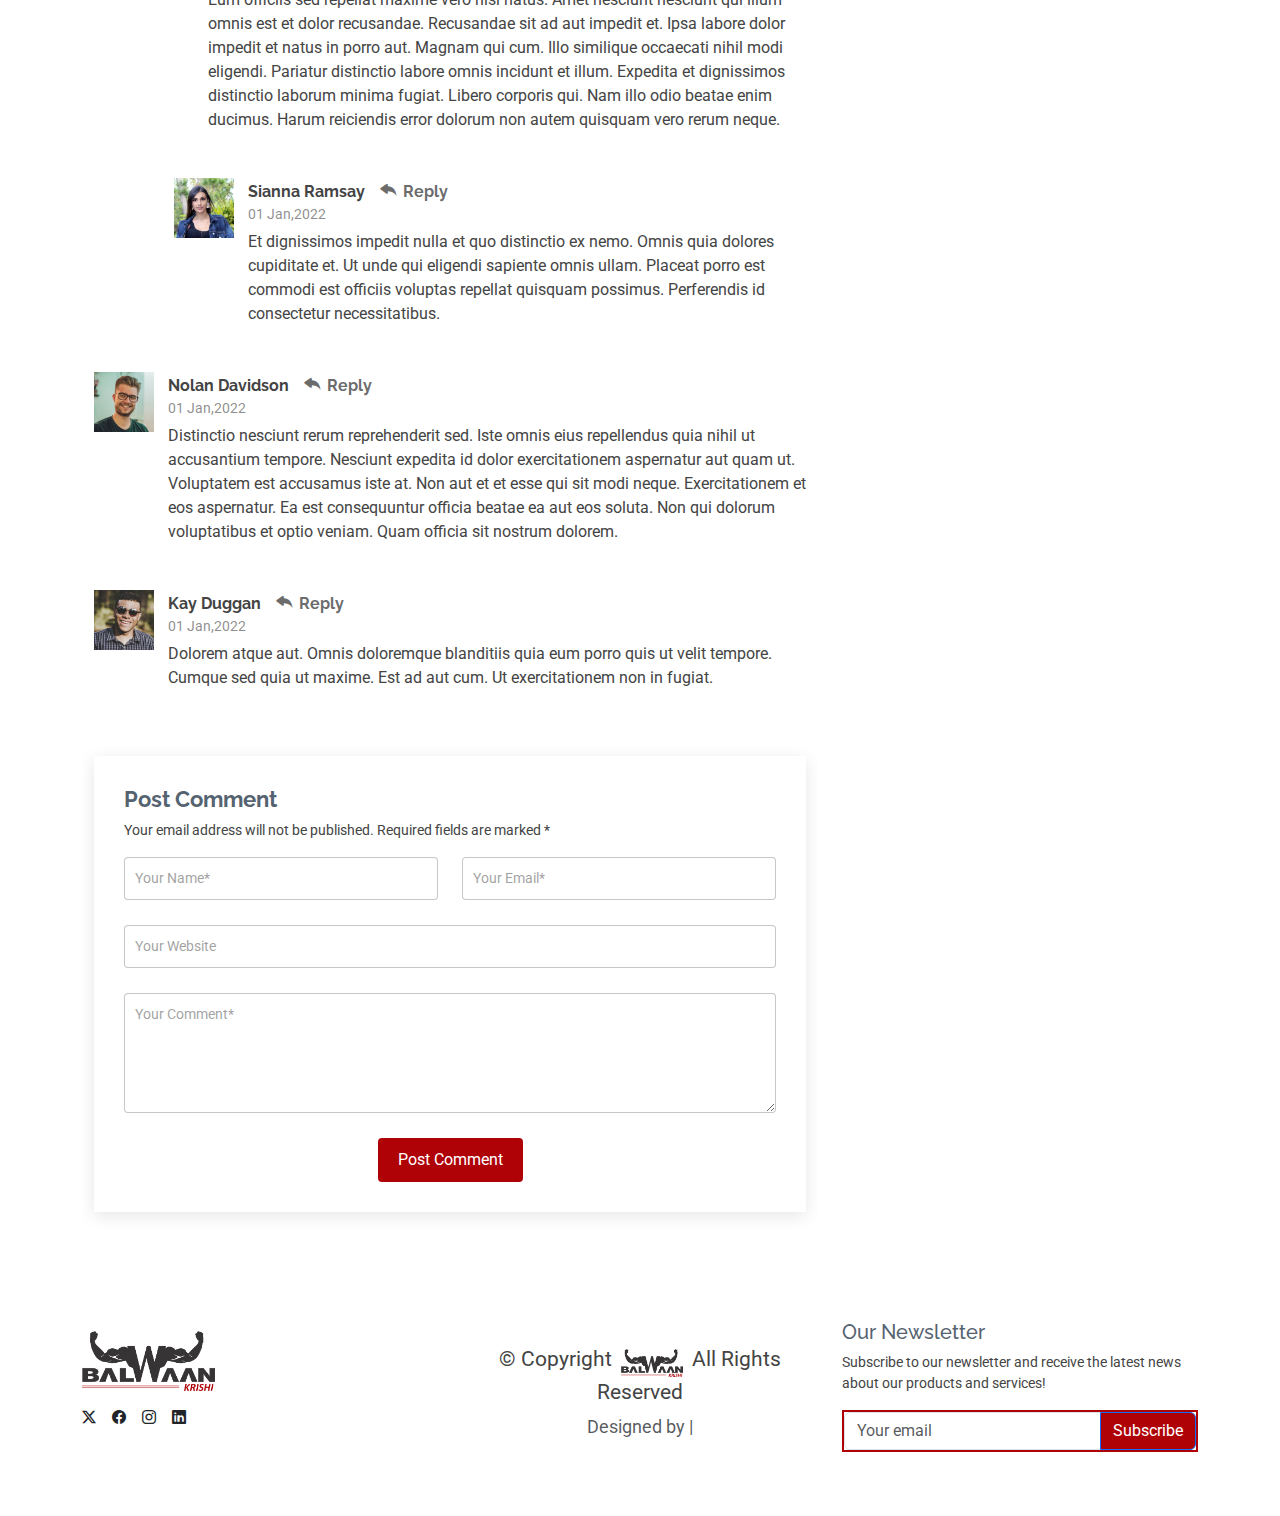
<file: blog-details.html>
<!DOCTYPE html>
<html lang="en">
<head>
  <meta charset="utf-8">
  <meta content="width=device-width, initial-scale=1.0" name="viewport">
  <title>Blog Balwaan</title>
  <meta name="description" content="">
  <meta name="keywords" content="">
  <link href="assets/favicon.png" rel="icon">
 
  <link href="https://fonts.googleapis.com" rel="preconnect">
  <link href="https://fonts.gstatic.com" rel="preconnect" crossorigin>
  <link href="https://fonts.googleapis.com/css2?family=Roboto:ital,wght@0,100;0,300;0,400;0,500;0,700;0,900;1,100;1,300;1,400;1,500;1,700;1,900&family=Poppins:ital,wght@0,100;0,200;0,300;0,400;0,500;0,600;0,700;0,800;0,900;1,100;1,200;1,300;1,400;1,500;1,600;1,700;1,800;1,900&family=Raleway:ital,wght@0,100;0,200;0,300;0,400;0,500;0,600;0,700;0,800;0,900;1,100;1,200;1,300;1,400;1,500;1,600;1,700;1,800;1,900&display=swap" rel="stylesheet">
  <link href="assets/vendor/bootstrap/css/bootstrap.min.css" rel="stylesheet">
  <link href="assets/vendor/bootstrap-icons/bootstrap-icons.css" rel="stylesheet">
  <link href="assets/vendor/aos/aos.css" rel="stylesheet">
  <link href="assets/vendor/glightbox/css/glightbox.min.css" rel="stylesheet">
  <link href="assets/vendor/swiper/swiper-bundle.min.css" rel="stylesheet">
  <link href="assets/css/main.css" rel="stylesheet">
</head>

<body class="blog-page">
  <header id="header" class="header d-flex align-items-center sticky-top">
    <div class="container-fluid container-xl position-relative d-flex align-items-center">
      <a href="index.html" class="logo d-flex align-items-center me-auto">
        <h1 class="sitename"><img src="assets/logo_header.png" ></h1>
      </a>

      <nav id="navmenu" class="navmenu">
        <ul>
          <li><a href="#hero" class="active">फसल</a></li>
          <li class="dropdown"><a href="about.html"><span>पशुपालन</span> <i class="bi bi-chevron-down toggle-dropdown"></i></a>
            <ul>
              <li><a href="team.html">Team</a></li>
              <li><a href="testimonials.html">Balwaan Agri Blogs</a></li>
              <li class="dropdown"><a href="#"><span>blog 1</span> <i class="bi bi-chevron-down toggle-dropdown"></i></a>
                <!-- <ul>
                  <li><a href="#">Deep Dropdown 1</a></li>
                  <li><a href="#">Deep Dropdown 2</a></li>
                  <li><a href="#">Deep Dropdown 3</a></li>
                  <li><a href="#">Deep Dropdown 4</a></li>
                  <li><a href="#">Deep Dropdown 5</a></li>
                </ul> -->
              </li>
            </ul>
          </li>
          <li><a href="services.html">blog test</a></li>
          <li><a href="portfolio.html">blog demo</a></li>
          <li><a href="pricing.html">blog test2</a></li>
          <li><a href="blog.html">Blog</a></li>
          <!-- <li><a href="contact.html">Contact</a></li> -->
        </ul>
        <i class="mobile-nav-toggle d-xl-none bi bi-list"></i>
      </nav>
    </div>
  </header>

  <main class="main">

    <!-- Page Title -->
    <div class="page-title light-background">
      <div class="container d-lg-flex justify-content-between align-items-center">
        <h1 class="mb-2 mb-lg-0">Blog Details</h1>
        <nav class="breadcrumbs">
          <ol>
            <li><a href="index.html">Home</a></li>
            <li class="current">Blog Details</li>
          </ol>
        </nav>
      </div>
    </div><!-- End Page Title -->

    <div class="container">
      <div class="row">

        <div class="col-lg-8">

          <!-- Blog Details Section -->
          <section id="blog-details" class="blog-details section">
            <div class="container">

              <article class="article">

                <div class="post-img">
                  <img src="assets/img/blog/blog-1.jpg" alt="" class="img-fluid">
                </div>

                <h2 class="title">Dolorum optio tempore voluptas dignissimos cumque fuga qui quibusdam quia</h2>

                <div class="meta-top">
                  <ul>
                    <li class="d-flex align-items-center"><i class="bi bi-person"></i> <a href="blog-details.html">John Doe</a></li>
                    <li class="d-flex align-items-center"><i class="bi bi-clock"></i> <a href="blog-details.html"><time datetime="2020-01-01">Jan 1, 2022</time></a></li>
                    <li class="d-flex align-items-center"><i class="bi bi-chat-dots"></i> <a href="blog-details.html">12 Comments</a></li>
                  </ul>
                </div><!-- End meta top -->

                <div class="content">
                  <p>
                    Similique neque nam consequuntur ad non maxime aliquam quas. Quibusdam animi praesentium. Aliquam et laboriosam eius aut nostrum quidem aliquid dicta.
                    Et eveniet enim. Qui velit est ea dolorem doloremque deleniti aperiam unde soluta. Est cum et quod quos aut ut et sit sunt. Voluptate porro consequatur assumenda perferendis dolore.
                  </p>

                  <p>
                    Sit repellat hic cupiditate hic ut nemo. Quis nihil sunt non reiciendis. Sequi in accusamus harum vel aspernatur. Excepturi numquam nihil cumque odio. Et voluptate cupiditate.
                  </p>

                  <blockquote>
                    <p>
                      Et vero doloremque tempore voluptatem ratione vel aut. Deleniti sunt animi aut. Aut eos aliquam doloribus minus autem quos.
                    </p>
                  </blockquote>

                  <p>
                    Sed quo laboriosam qui architecto. Occaecati repellendus omnis dicta inventore tempore provident voluptas mollitia aliquid. Id repellendus quia. Asperiores nihil magni dicta est suscipit perspiciatis. Voluptate ex rerum assumenda dolores nihil quaerat.
                    Dolor porro tempora et quibusdam voluptas. Beatae aut at ad qui tempore corrupti velit quisquam rerum. Omnis dolorum exercitationem harum qui qui blanditiis neque.
                    Iusto autem itaque. Repudiandae hic quae aspernatur ea neque qui. Architecto voluptatem magni. Vel magnam quod et tempora deleniti error rerum nihil tempora.
                  </p>

                  <h3>Et quae iure vel ut odit alias.</h3>
                  <p>
                    Officiis animi maxime nulla quo et harum eum quis a. Sit hic in qui quos fugit ut rerum atque. Optio provident dolores atque voluptatem rem excepturi molestiae qui. Voluptatem laborum omnis ullam quibusdam perspiciatis nulla nostrum. Voluptatum est libero eum nesciunt aliquid qui.
                    Quia et suscipit non sequi. Maxime sed odit. Beatae nesciunt nesciunt accusamus quia aut ratione aspernatur dolor. Sint harum eveniet dicta exercitationem minima. Exercitationem omnis asperiores natus aperiam dolor consequatur id ex sed. Quibusdam rerum dolores sint consequatur quidem ea.
                    Beatae minima sunt libero soluta sapiente in rem assumenda. Et qui odit voluptatem. Cum quibusdam voluptatem voluptatem accusamus mollitia aut atque aut.
                  </p>
                  <img src="assets/img/blog/blog-inside-post.jpg" class="img-fluid" alt="">

                  <h3>Ut repellat blanditiis est dolore sunt dolorum quae.</h3>
                  <p>
                    Rerum ea est assumenda pariatur quasi et quam. Facilis nam porro amet nostrum. In assumenda quia quae a id praesentium. Quos deleniti libero sed occaecati aut porro autem. Consectetur sed excepturi sint non placeat quia repellat incidunt labore. Autem facilis hic dolorum dolores vel.
                    Consectetur quasi id et optio praesentium aut asperiores eaque aut. Explicabo omnis quibusdam esse. Ex libero illum iusto totam et ut aut blanditiis. Veritatis numquam ut illum ut a quam vitae.
                  </p>
                  <p>
                    Alias quia non aliquid. Eos et ea velit. Voluptatem maxime enim omnis ipsa voluptas incidunt. Nulla sit eaque mollitia nisi asperiores est veniam.
                  </p>

                </div><!-- End post content -->

                <div class="meta-bottom">
                  <i class="bi bi-folder"></i>
                  <ul class="cats">
                    <li><a href="#">Business</a></li>
                  </ul>

                  <i class="bi bi-tags"></i>
                  <ul class="tags">
                    <li><a href="#">Creative</a></li>
                    <li><a href="#">Tips</a></li>
                    <li><a href="#">Marketing</a></li>
                  </ul>
                </div><!-- End meta bottom -->

              </article>

            </div>
          </section><!-- /Blog Details Section -->

          <!-- Blog Comments Section -->
          <section id="blog-comments" class="blog-comments section">

            <div class="container">

              <h4 class="comments-count">8 Comments</h4>

              <div id="comment-1" class="comment">
                <div class="d-flex">
                  <div class="comment-img"><img src="assets/img/blog/comments-1.jpg" alt=""></div>
                  <div>
                    <h5><a href="">Georgia Reader</a> <a href="#" class="reply"><i class="bi bi-reply-fill"></i> Reply</a></h5>
                    <time datetime="2020-01-01">01 Jan,2022</time>
                    <p>
                      Et rerum totam nisi. Molestiae vel quam dolorum vel voluptatem et et. Est ad aut sapiente quis molestiae est qui cum soluta.
                      Vero aut rerum vel. Rerum quos laboriosam placeat ex qui. Sint qui facilis et.
                    </p>
                  </div>
                </div>
              </div><!-- End comment #1 -->

              <div id="comment-2" class="comment">
                <div class="d-flex">
                  <div class="comment-img"><img src="assets/img/blog/comments-2.jpg" alt=""></div>
                  <div>
                    <h5><a href="">Aron Alvarado</a> <a href="#" class="reply"><i class="bi bi-reply-fill"></i> Reply</a></h5>
                    <time datetime="2020-01-01">01 Jan,2022</time>
                    <p>
                      Ipsam tempora sequi voluptatem quis sapiente non. Autem itaque eveniet saepe. Officiis illo ut beatae.
                    </p>
                  </div>
                </div>

                <div id="comment-reply-1" class="comment comment-reply">
                  <div class="d-flex">
                    <div class="comment-img"><img src="assets/img/blog/comments-3.jpg" alt=""></div>
                    <div>
                      <h5><a href="">Lynda Small</a> <a href="#" class="reply"><i class="bi bi-reply-fill"></i> Reply</a></h5>
                      <time datetime="2020-01-01">01 Jan,2022</time>
                      <p>
                        Enim ipsa eum fugiat fuga repellat. Commodi quo quo dicta. Est ullam aspernatur ut vitae quia mollitia id non. Qui ad quas nostrum rerum sed necessitatibus aut est. Eum officiis sed repellat maxime vero nisi natus. Amet nesciunt nesciunt qui illum omnis est et dolor recusandae.

                        Recusandae sit ad aut impedit et. Ipsa labore dolor impedit et natus in porro aut. Magnam qui cum. Illo similique occaecati nihil modi eligendi. Pariatur distinctio labore omnis incidunt et illum. Expedita et dignissimos distinctio laborum minima fugiat.

                        Libero corporis qui. Nam illo odio beatae enim ducimus. Harum reiciendis error dolorum non autem quisquam vero rerum neque.
                      </p>
                    </div>
                  </div>

                  <div id="comment-reply-2" class="comment comment-reply">
                    <div class="d-flex">
                      <div class="comment-img"><img src="assets/img/blog/comments-4.jpg" alt=""></div>
                      <div>
                        <h5><a href="">Sianna Ramsay</a> <a href="#" class="reply"><i class="bi bi-reply-fill"></i> Reply</a></h5>
                        <time datetime="2020-01-01">01 Jan,2022</time>
                        <p>
                          Et dignissimos impedit nulla et quo distinctio ex nemo. Omnis quia dolores cupiditate et. Ut unde qui eligendi sapiente omnis ullam. Placeat porro est commodi est officiis voluptas repellat quisquam possimus. Perferendis id consectetur necessitatibus.
                        </p>
                      </div>
                    </div>

                  </div><!-- End comment reply #2-->

                </div><!-- End comment reply #1-->

              </div><!-- End comment #2-->

              <div id="comment-3" class="comment">
                <div class="d-flex">
                  <div class="comment-img"><img src="assets/img/blog/comments-5.jpg" alt=""></div>
                  <div>
                    <h5><a href="">Nolan Davidson</a> <a href="#" class="reply"><i class="bi bi-reply-fill"></i> Reply</a></h5>
                    <time datetime="2020-01-01">01 Jan,2022</time>
                    <p>
                      Distinctio nesciunt rerum reprehenderit sed. Iste omnis eius repellendus quia nihil ut accusantium tempore. Nesciunt expedita id dolor exercitationem aspernatur aut quam ut. Voluptatem est accusamus iste at.
                      Non aut et et esse qui sit modi neque. Exercitationem et eos aspernatur. Ea est consequuntur officia beatae ea aut eos soluta. Non qui dolorum voluptatibus et optio veniam. Quam officia sit nostrum dolorem.
                    </p>
                  </div>
                </div>

              </div><!-- End comment #3 -->

              <div id="comment-4" class="comment">
                <div class="d-flex">
                  <div class="comment-img"><img src="assets/img/blog/comments-6.jpg" alt=""></div>
                  <div>
                    <h5><a href="">Kay Duggan</a> <a href="#" class="reply"><i class="bi bi-reply-fill"></i> Reply</a></h5>
                    <time datetime="2020-01-01">01 Jan,2022</time>
                    <p>
                      Dolorem atque aut. Omnis doloremque blanditiis quia eum porro quis ut velit tempore. Cumque sed quia ut maxime. Est ad aut cum. Ut exercitationem non in fugiat.
                    </p>
                  </div>
                </div>

              </div><!-- End comment #4 -->

            </div>

          </section><!-- /Blog Comments Section -->

          <!-- Comment Form Section -->
          <section id="comment-form" class="comment-form section">
            <div class="container">

              <form action="">

                <h4>Post Comment</h4>
                <p>Your email address will not be published. Required fields are marked * </p>
                <div class="row">
                  <div class="col-md-6 form-group">
                    <input name="name" type="text" class="form-control" placeholder="Your Name*">
                  </div>
                  <div class="col-md-6 form-group">
                    <input name="email" type="text" class="form-control" placeholder="Your Email*">
                  </div>
                </div>
                <div class="row">
                  <div class="col form-group">
                    <input name="website" type="text" class="form-control" placeholder="Your Website">
                  </div>
                </div>
                <div class="row">
                  <div class="col form-group">
                    <textarea name="comment" class="form-control" placeholder="Your Comment*"></textarea>
                  </div>
                </div>

                <div class="text-center">
                  <button type="submit" class="btn btn-primary">Post Comment</button>
                </div>

              </form>

            </div>
          </section><!-- /Comment Form Section -->

        </div>

        <div class="col-lg-4 sidebar">

          <div class="widgets-container">

            <!-- Search Widget -->
            <div class="search-widget widget-item">

              <h3 class="widget-title">Search</h3>
              <form action="">
                <input type="text">
                <button type="submit" title="Search"><i class="bi bi-search"></i></button>
              </form>

            </div><!--/Search Widget -->

            <!-- Categories Widget -->
            <div class="categories-widget widget-item">

              <h3 class="widget-title">Categories</h3>
              <ul class="mt-3">
                <li><a href="#">General <span>(25)</span></a></li>
                <li><a href="#">Lifestyle <span>(12)</span></a></li>
                <li><a href="#">Travel <span>(5)</span></a></li>
                <li><a href="#">Design <span>(22)</span></a></li>
                <li><a href="#">Creative <span>(8)</span></a></li>
                <li><a href="#">Educaion <span>(14)</span></a></li>
              </ul>

            </div><!--/Categories Widget -->

            <!-- Recent Posts Widget -->
            <div class="recent-posts-widget widget-item">

              <h3 class="widget-title">Recent Posts</h3>

              <div class="post-item">
                <img src="assets/img/blog/blog-recent-1.jpg" alt="" class="flex-shrink-0">
                <div>
                  <h4><a href="blog-details.html">Nihil blanditiis at in nihil autem</a></h4>
                  <time datetime="2020-01-01">Jan 1, 2020</time>
                </div>
              </div><!-- End recent post item-->

              <div class="post-item">
                <img src="assets/img/blog/blog-recent-2.jpg" alt="" class="flex-shrink-0">
                <div>
                  <h4><a href="blog-details.html">Quidem autem et impedit</a></h4>
                  <time datetime="2020-01-01">Jan 1, 2020</time>
                </div>
              </div><!-- End recent post item-->

              <div class="post-item">
                <img src="assets/img/blog/blog-recent-3.jpg" alt="" class="flex-shrink-0">
                <div>
                  <h4><a href="blog-details.html">Id quia et et ut maxime similique occaecati ut</a></h4>
                  <time datetime="2020-01-01">Jan 1, 2020</time>
                </div>
              </div><!-- End recent post item-->

              <div class="post-item">
                <img src="assets/img/blog/blog-recent-4.jpg" alt="" class="flex-shrink-0">
                <div>
                  <h4><a href="blog-details.html">Laborum corporis quo dara net para</a></h4>
                  <time datetime="2020-01-01">Jan 1, 2020</time>
                </div>
              </div><!-- End recent post item-->

              <div class="post-item">
                <img src="assets/img/blog/blog-recent-5.jpg" alt="" class="flex-shrink-0">
                <div>
                  <h4><a href="blog-details.html">Et dolores corrupti quae illo quod dolor</a></h4>
                  <time datetime="2020-01-01">Jan 1, 2020</time>
                </div>
              </div><!-- End recent post item-->

            </div><!--/Recent Posts Widget -->

            <!-- Tags Widget -->
            <div class="tags-widget widget-item">

              <h3 class="widget-title">Tags</h3>
              <ul>
                <li><a href="#">App</a></li>
                <li><a href="#">IT</a></li>
                <li><a href="#">Business</a></li>
                <li><a href="#">Mac</a></li>
                <li><a href="#">Design</a></li>
                <li><a href="#">Office</a></li>
                <li><a href="#">Creative</a></li>
                <li><a href="#">Studio</a></li>
                <li><a href="#">Smart</a></li>
                <li><a href="#">Tips</a></li>
                <li><a href="#">Marketing</a></li>
              </ul>

            </div><!--/Tags Widget -->

          </div>

        </div>

      </div>
    </div>

  </main>
  <footer id="footer" class="footer bg-white py-5">
    <div class="container">
      <div class="row gy-4">
        <!-- About Section -->
        <div class="col-lg-4 col-md-4">
          <a href="index.html" class="d-flex align-items-center mb-3">
            <img src="assets/logo_header.png" alt="Logo" style="width: 133px; background: white;">
          </a>

          <div class="d-flex mt-3 gap-3">
            <a href="#" class="text-dark"><i class="bi bi-twitter-x"></i></a>
            <a href="#" class="text-dark"><i class="bi bi-facebook"></i></a>
            <a href="#" class="text-dark"><i class="bi bi-instagram"></i></a>
            <a href="#" class="text-dark"><i class="bi bi-linkedin"></i></a>
          </div>
        </div>

      <div class="col-lg-4 col-md-4 text-center mt-5">
        <p class="mb-1">&copy; <span>Copyright</span>
          <strong class="px-1">
            <img src="assets/logo_header.png" alt="Logo" style="width: 62px;">
          </strong>
          <span>All Rights Reserved</span>
        </p>
        <div class="small text-muted">
          Designed by <a href="" class="text-decoration-none"></a> |
         
        </div>
      </div>

        <!-- Newsletter -->
        <div class="col-lg-4 col-md-4 ">
          <h5>Our Newsletter</h5>
          <p>Subscribe to our newsletter and receive the latest news about our products and services!</p>
          <form action="forms/newsletter.php" method="post" class="php-email-form">
            <div class="input-group mb-3">
              <input type="email" class="form-control" name="email" placeholder="Your email" required>
              <button class="btn btn-primary" type="submit">Subscribe</button>
            </div>
            <div class="loading">Loading</div>
            <div class="error-message text-danger"></div>
            <div class="sent-message text-success">Your subscription request has been sent. Thank you!</div>
          </form>
        </div>
      </div>
  </footer>
  <!-- Scroll Top -->
  <a href="#" id="scroll-top" class="scroll-top d-flex align-items-center justify-content-center"><i class="bi bi-arrow-up-short"></i></a>
  <!-- Preloader -->
  <div id="preloader"></div>
  <!-- Vendor JS Files -->
  <script src="assets/vendor/bootstrap/js/bootstrap.bundle.min.js"></script>
  <script src="assets/vendor/php-email-form/validate.js"></script>
  <script src="assets/vendor/aos/aos.js"></script>
  <script src="assets/vendor/glightbox/js/glightbox.min.js"></script>
  <script src="assets/vendor/imagesloaded/imagesloaded.pkgd.min.js"></script>
  <script src="assets/vendor/isotope-layout/isotope.pkgd.min.js"></script>
  <script src="assets/vendor/purecounter/purecounter_vanilla.js"></script>
  <script src="assets/vendor/waypoints/noframework.waypoints.js"></script>
  <script src="assets/vendor/swiper/swiper-bundle.min.js"></script>

  <!-- Main JS File -->
  <script src="assets/js/main.js"></script>

</body>

</html>
</file>
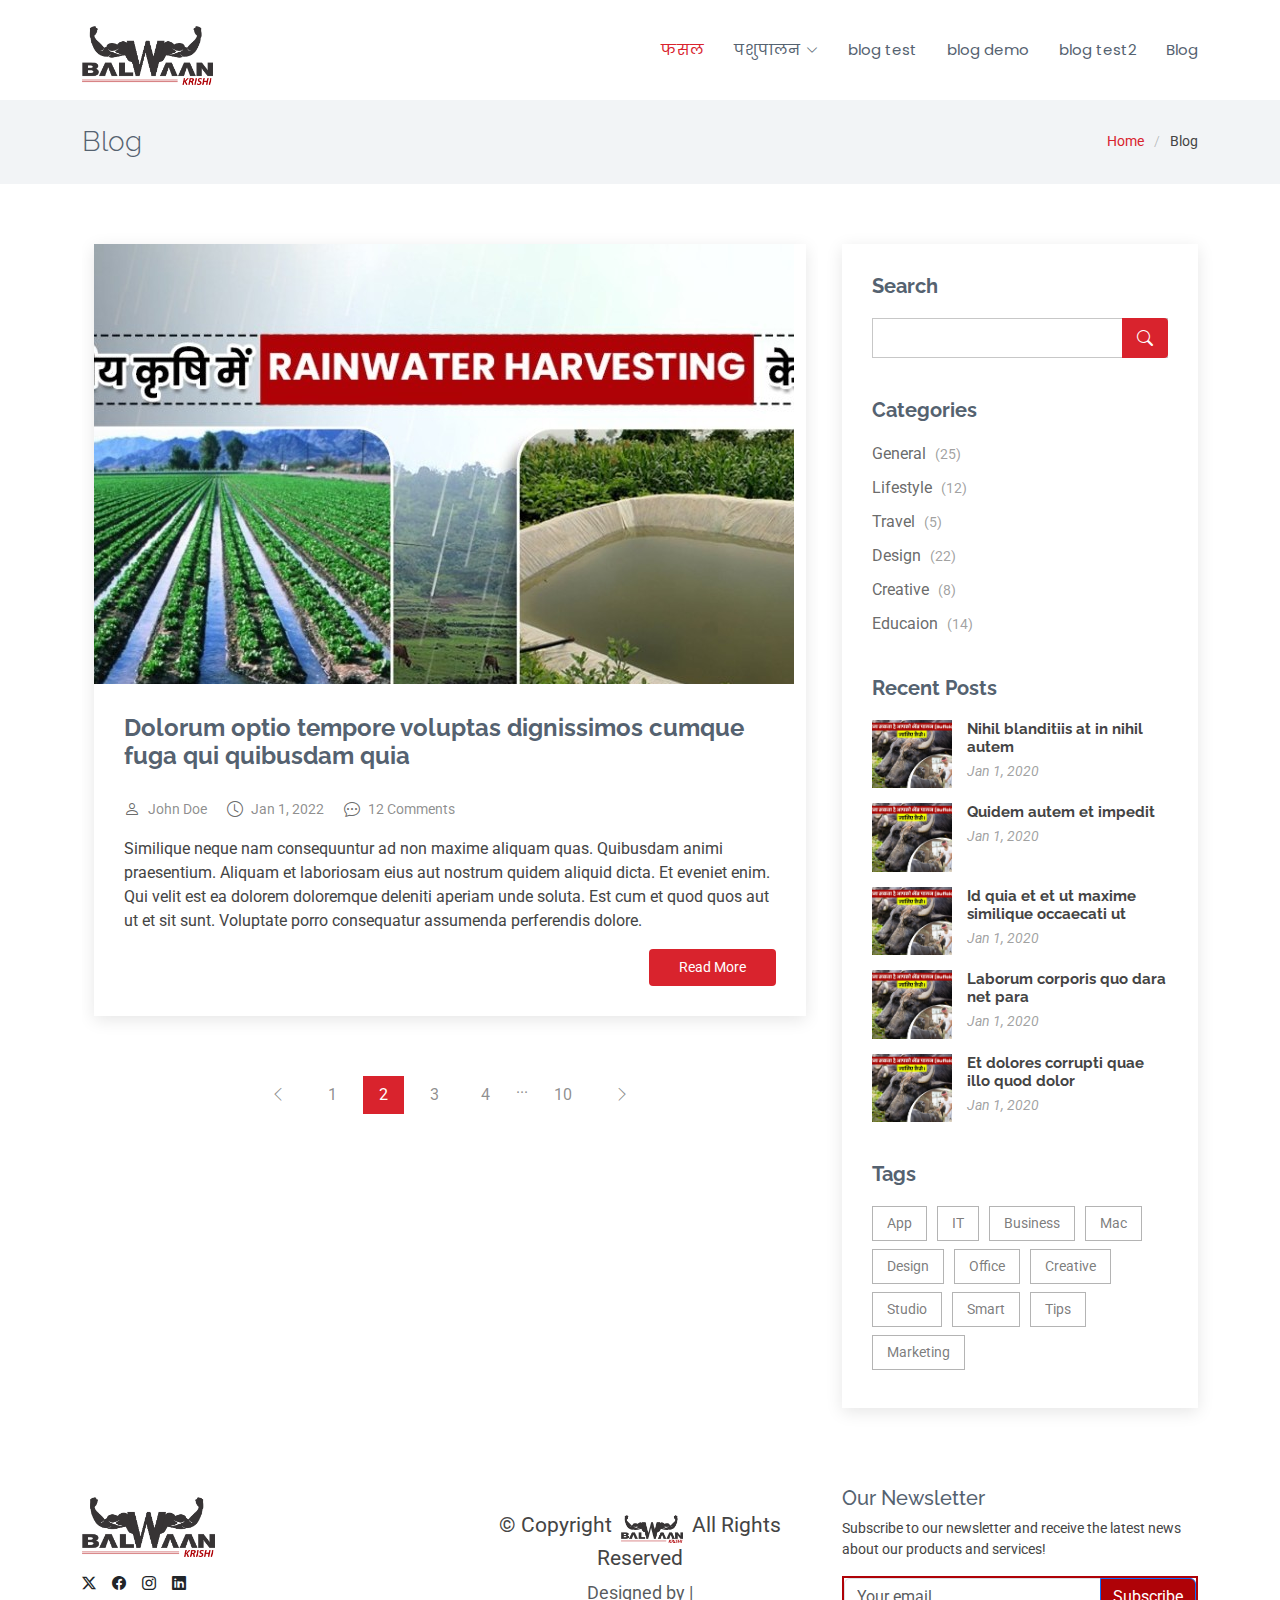
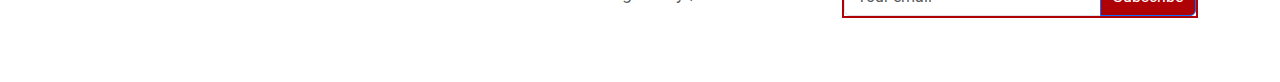
<file: blog.html>
<!DOCTYPE html>
<html lang="en">
<head>
  <meta charset="utf-8">
  <meta content="width=device-width, initial-scale=1.0" name="viewport">
  <title>Blog Balwaan</title>
  <meta name="description" content="">
  <meta name="keywords" content="">
  <link href="assets/favicon.png" rel="icon">
  <link href="assets/img/apple-touch-icon.png" rel="apple-touch-icon">
  <link href="https://fonts.googleapis.com" rel="preconnect">
  <link href="https://fonts.gstatic.com" rel="preconnect" crossorigin>
  <link href="https://fonts.googleapis.com/css2?family=Roboto:ital,wght@0,100;0,300;0,400;0,500;0,700;0,900;1,100;1,300;1,400;1,500;1,700;1,900&family=Poppins:ital,wght@0,100;0,200;0,300;0,400;0,500;0,600;0,700;0,800;0,900;1,100;1,200;1,300;1,400;1,500;1,600;1,700;1,800;1,900&family=Raleway:ital,wght@0,100;0,200;0,300;0,400;0,500;0,600;0,700;0,800;0,900;1,100;1,200;1,300;1,400;1,500;1,600;1,700;1,800;1,900&display=swap" rel="stylesheet">
  <link href="assets/vendor/bootstrap/css/bootstrap.min.css" rel="stylesheet">
  <link href="assets/vendor/bootstrap-icons/bootstrap-icons.css" rel="stylesheet">
  <link href="assets/vendor/aos/aos.css" rel="stylesheet">
  <link href="assets/vendor/glightbox/css/glightbox.min.css" rel="stylesheet">
  <link href="assets/vendor/swiper/swiper-bundle.min.css" rel="stylesheet">
  <link href="assets/css/main.css" rel="stylesheet">
</head>

<body class="blog-page">
  <header id="header" class="header d-flex align-items-center sticky-top">
    <div class="container-fluid container-xl position-relative d-flex align-items-center">
      <a href="index.html" class="logo d-flex align-items-center me-auto">
        <h1 class="sitename"><img src="assets/logo_header.png" ></h1>
      </a>

      <nav id="navmenu" class="navmenu">
        <ul>
          <li><a href="#hero" class="active">फसल</a></li>
          <li class="dropdown"><a href="about.html"><span>पशुपालन</span> <i class="bi bi-chevron-down toggle-dropdown"></i></a>
            <ul>
              <li><a href="team.html">Team</a></li>
              <li><a href="testimonials.html">Balwaan Agri Blogs</a></li>
              <li class="dropdown"><a href="#"><span>blog 1</span> <i class="bi bi-chevron-down toggle-dropdown"></i></a>
                <!-- <ul>
                  <li><a href="#">Deep Dropdown 1</a></li>
                  <li><a href="#">Deep Dropdown 2</a></li>
                  <li><a href="#">Deep Dropdown 3</a></li>
                  <li><a href="#">Deep Dropdown 4</a></li>
                  <li><a href="#">Deep Dropdown 5</a></li>
                </ul> -->
              </li>
            </ul>
          </li>
          <li><a href="services.html">blog test</a></li>
          <li><a href="portfolio.html">blog demo</a></li>
          <li><a href="pricing.html">blog test2</a></li>
          <li><a href="blog.html">Blog</a></li>
          <!-- <li><a href="contact.html">Contact</a></li> -->
        </ul>
        <i class="mobile-nav-toggle d-xl-none bi bi-list"></i>
      </nav>
    </div>
  </header>

  <main class="main">

    <!-- Page Title -->
    <div class="page-title light-background">
      <div class="container d-lg-flex justify-content-between align-items-center">
        <h1 class="mb-2 mb-lg-0">Blog</h1>
        <nav class="breadcrumbs">
          <ol>
            <li><a href="index.html">Home</a></li>
            <li class="current">Blog</li>
          </ol>
        </nav>
      </div>
    </div><!-- End Page Title -->

    <div class="container">
      <div class="row">

        <div class="col-lg-8">

          <!-- Blog Posts Section -->
          <section id="blog-posts" class="blog-posts section">

            <div class="container">

              <div class="row gy-4">

                <div class="col-lg-12">
                  <article>

                    <div class="post-img">
                      <img src="assets/blog1.jpeg" alt="" class="img-fluid">
                    </div>

                    <h2 class="title">
                      <a href="blog-details.html">Dolorum optio tempore voluptas dignissimos cumque fuga qui quibusdam quia</a>
                    </h2>

                    <div class="meta-top">
                      <ul>
                        <li class="d-flex align-items-center"><i class="bi bi-person"></i> <a href="blog-details.html">John Doe</a></li>
                        <li class="d-flex align-items-center"><i class="bi bi-clock"></i> <a href="blog-details.html"><time datetime="2022-01-01">Jan 1, 2022</time></a></li>
                        <li class="d-flex align-items-center"><i class="bi bi-chat-dots"></i> <a href="blog-details.html">12 Comments</a></li>
                      </ul>
                    </div>

                    <div class="content">
                      <p>
                        Similique neque nam consequuntur ad non maxime aliquam quas. Quibusdam animi praesentium. Aliquam et laboriosam eius aut nostrum quidem aliquid dicta.
                        Et eveniet enim. Qui velit est ea dolorem doloremque deleniti aperiam unde soluta. Est cum et quod quos aut ut et sit sunt. Voluptate porro consequatur assumenda perferendis dolore.
                      </p>

                      <div class="read-more">
                        <a href="blog-details.html">Read More</a>
                      </div>
                    </div>

                  </article>
                </div><!-- End post list item -->

              </div><!-- End blog posts list -->

            </div>

          </section><!-- /Blog Posts Section -->

          <!-- Blog Pagination Section -->
          <section id="blog-pagination" class="blog-pagination section">

            <div class="container">
              <div class="d-flex justify-content-center">
                <ul>
                  <li><a href="#"><i class="bi bi-chevron-left"></i></a></li>
                  <li><a href="#">1</a></li>
                  <li><a href="#" class="active">2</a></li>
                  <li><a href="#">3</a></li>
                  <li><a href="#">4</a></li>
                  <li>...</li>
                  <li><a href="#">10</a></li>
                  <li><a href="#"><i class="bi bi-chevron-right"></i></a></li>
                </ul>
              </div>
            </div>
          </section><!-- /Blog Pagination Section -->
        </div>

        <div class="col-lg-4 sidebar">

          <div class="widgets-container">

            <!-- Search Widget -->
            <div class="search-widget widget-item">

              <h3 class="widget-title">Search</h3>
              <form action="">
                <input type="text">
                <button type="submit" title="Search"><i class="bi bi-search"></i></button>
              </form>

            </div><!--/Search Widget -->

            <!-- Categories Widget -->
            <div class="categories-widget widget-item">

              <h3 class="widget-title">Categories</h3>
              <ul class="mt-3">
                <li><a href="#">General <span>(25)</span></a></li>
                <li><a href="#">Lifestyle <span>(12)</span></a></li>
                <li><a href="#">Travel <span>(5)</span></a></li>
                <li><a href="#">Design <span>(22)</span></a></li>
                <li><a href="#">Creative <span>(8)</span></a></li>
                <li><a href="#">Educaion <span>(14)</span></a></li>
              </ul>

            </div><!--/Categories Widget -->

            <!-- Recent Posts Widget -->
            <div class="recent-posts-widget widget-item">

              <h3 class="widget-title">Recent Posts</h3>

              <div class="post-item">
                <img src="assets/blog2.webp" width="70" alt="" class="flex-shrink-0">
                <div>
                  <h4><a href="blog-details.html">Nihil blanditiis at in nihil autem</a></h4>
                  <time datetime="2020-01-01">Jan 1, 2020</time>
                </div>
              </div><!-- End recent post item-->

              <div class="post-item">
                <img src="assets/blog2.webp" width="70" alt="" class="flex-shrink-0">
                <div>
                  <h4><a href="blog-details.html">Quidem autem et impedit</a></h4>
                  <time datetime="2020-01-01">Jan 1, 2020</time>
                </div>
              </div><!-- End recent post item-->

              <div class="post-item">
                <img src="assets/blog2.webp" width="70" alt="" class="flex-shrink-0">
                <div>
                  <h4><a href="blog-details.html">Id quia et et ut maxime similique occaecati ut</a></h4>
                  <time datetime="2020-01-01">Jan 1, 2020</time>
                </div>
              </div><!-- End recent post item-->

              <div class="post-item">
                <img src="assets/blog2.webp" width="70" alt="" class="flex-shrink-0">
                <div>
                  <h4><a href="blog-details.html">Laborum corporis quo dara net para</a></h4>
                  <time datetime="2020-01-01">Jan 1, 2020</time>
                </div>
              </div><!-- End recent post item-->

              <div class="post-item">
                <img src="assets/blog2.webp" width="70" alt="" class="flex-shrink-0">
                <div>
                  <h4><a href="blog-details.html">Et dolores corrupti quae illo quod dolor</a></h4>
                  <time datetime="2020-01-01">Jan 1, 2020</time>
                </div>
              </div><!-- End recent post item-->

            </div><!--/Recent Posts Widget -->

            <!-- Tags Widget -->
            <div class="tags-widget widget-item">

              <h3 class="widget-title">Tags</h3>
              <ul>
                <li><a href="#">App</a></li>
                <li><a href="#">IT</a></li>
                <li><a href="#">Business</a></li>
                <li><a href="#">Mac</a></li>
                <li><a href="#">Design</a></li>
                <li><a href="#">Office</a></li>
                <li><a href="#">Creative</a></li>
                <li><a href="#">Studio</a></li>
                <li><a href="#">Smart</a></li>
                <li><a href="#">Tips</a></li>
                <li><a href="#">Marketing</a></li>
              </ul>

            </div><!--/Tags Widget -->

          </div>

        </div>

      </div>
    </div>
  </main>
   <footer id="footer" class="footer bg-white py-5">
    <div class="container">
      <div class="row gy-4">
        <!-- About Section -->
        <div class="col-lg-4 col-md-4">
          <a href="index.html" class="d-flex align-items-center mb-3">
            <img src="assets/logo_header.png" alt="Logo" style="width: 133px; background: white;">
          </a>

          <div class="d-flex mt-3 gap-3">
            <a href="#" class="text-dark"><i class="bi bi-twitter-x"></i></a>
            <a href="#" class="text-dark"><i class="bi bi-facebook"></i></a>
            <a href="#" class="text-dark"><i class="bi bi-instagram"></i></a>
            <a href="#" class="text-dark"><i class="bi bi-linkedin"></i></a>
          </div>
        </div>

      <div class="col-lg-4 col-md-4 text-center mt-5">
        <p class="mb-1">&copy; <span>Copyright</span>
          <strong class="px-1">
            <img src="assets/logo_header.png" alt="Logo" style="width: 62px;">
          </strong>
          <span>All Rights Reserved</span>
        </p>
        <div class="small text-muted">
          Designed by <a href="" class="text-decoration-none"></a> |
         
        </div>
      </div>

        <!-- Newsletter -->
        <div class="col-lg-4 col-md-4 ">
          <h5>Our Newsletter</h5>
          <p>Subscribe to our newsletter and receive the latest news about our products and services!</p>
          <form action="forms/newsletter.php" method="post" class="php-email-form">
            <div class="input-group mb-3">
              <input type="email" class="form-control" name="email" placeholder="Your email" required>
              <button class="btn btn-primary" type="submit">Subscribe</button>
            </div>
            <div class="loading">Loading</div>
            <div class="error-message text-danger"></div>
            <div class="sent-message text-success">Your subscription request has been sent. Thank you!</div>
          </form>
        </div>
      </div>
  </footer>
  <!-- Scroll Top -->
  <a href="#" id="scroll-top" class="scroll-top d-flex align-items-center justify-content-center"><i class="bi bi-arrow-up-short"></i></a>
  <!-- Preloader -->
  <div id="preloader"></div>
  <!-- Vendor JS Files -->
  <script src="assets/vendor/bootstrap/js/bootstrap.bundle.min.js"></script>
  <script src="assets/vendor/php-email-form/validate.js"></script>
  <script src="assets/vendor/aos/aos.js"></script>
  <script src="assets/vendor/glightbox/js/glightbox.min.js"></script>
  <script src="assets/vendor/imagesloaded/imagesloaded.pkgd.min.js"></script>
  <script src="assets/vendor/isotope-layout/isotope.pkgd.min.js"></script>
  <script src="assets/vendor/purecounter/purecounter_vanilla.js"></script>
  <script src="assets/vendor/waypoints/noframework.waypoints.js"></script>
  <script src="assets/vendor/swiper/swiper-bundle.min.js"></script>

  <!-- Main JS File -->
  <script src="assets/js/main.js"></script>

</body>

</html>
</file>
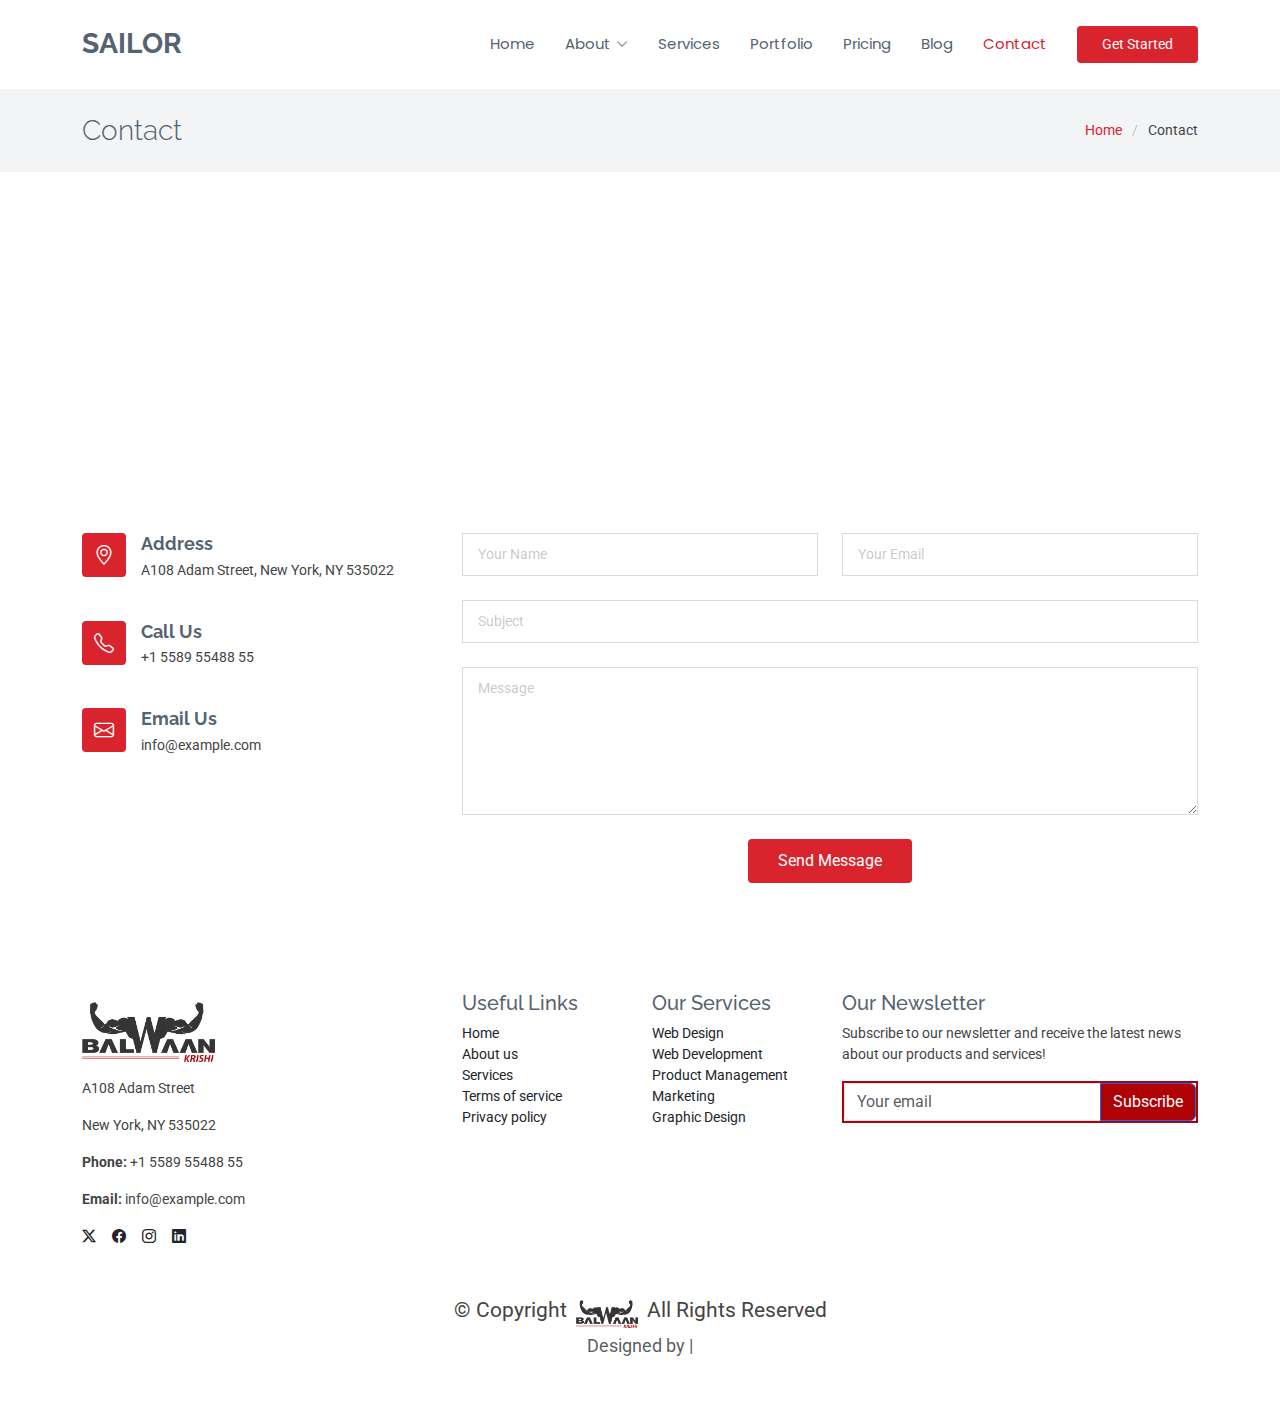
<file: contact.html>
<!DOCTYPE html>
<html lang="en">

<head>
  <meta charset="utf-8">
  <meta content="width=device-width, initial-scale=1.0" name="viewport">
  <title>Contact - Sailor Bootstrap Template</title>
  <meta name="description" content="">
  <meta name="keywords" content="">

  <!-- Favicons -->
  <link href="assets/img/favicon.png" rel="icon">
  <link href="assets/img/apple-touch-icon.png" rel="apple-touch-icon">

  <!-- Fonts -->
  <link href="https://fonts.googleapis.com" rel="preconnect">
  <link href="https://fonts.gstatic.com" rel="preconnect" crossorigin>
  <link href="https://fonts.googleapis.com/css2?family=Roboto:ital,wght@0,100;0,300;0,400;0,500;0,700;0,900;1,100;1,300;1,400;1,500;1,700;1,900&family=Poppins:ital,wght@0,100;0,200;0,300;0,400;0,500;0,600;0,700;0,800;0,900;1,100;1,200;1,300;1,400;1,500;1,600;1,700;1,800;1,900&family=Raleway:ital,wght@0,100;0,200;0,300;0,400;0,500;0,600;0,700;0,800;0,900;1,100;1,200;1,300;1,400;1,500;1,600;1,700;1,800;1,900&display=swap" rel="stylesheet">

  <!-- Vendor CSS Files -->
  <link href="assets/vendor/bootstrap/css/bootstrap.min.css" rel="stylesheet">
  <link href="assets/vendor/bootstrap-icons/bootstrap-icons.css" rel="stylesheet">
  <link href="assets/vendor/aos/aos.css" rel="stylesheet">
  <link href="assets/vendor/glightbox/css/glightbox.min.css" rel="stylesheet">
  <link href="assets/vendor/swiper/swiper-bundle.min.css" rel="stylesheet">

  <!-- Main CSS File -->
  <link href="assets/css/main.css" rel="stylesheet">

</head>

<body class="contact-page">

  <header id="header" class="header d-flex align-items-center sticky-top">
    <div class="container-fluid container-xl position-relative d-flex align-items-center">

      <a href="index.html" class="logo d-flex align-items-center me-auto">
        <!-- Uncomment the line below if you also wish to use an image logo -->
        <!-- <img src="assets/img/logo.png" alt=""> -->
        <h1 class="sitename">Sailor</h1>
      </a>

      <nav id="navmenu" class="navmenu">
        <ul>
          <li><a href="#hero">Home</a></li>
          <li class="dropdown"><a href="about.html"><span>About</span> <i class="bi bi-chevron-down toggle-dropdown"></i></a>
            <ul>
              <li><a href="team.html">Team</a></li>
              <li><a href="testimonials.html">Testimonials</a></li>
              <li class="dropdown"><a href="#"><span>Deep Dropdown</span> <i class="bi bi-chevron-down toggle-dropdown"></i></a>
                <ul>
                  <li><a href="#">Deep Dropdown 1</a></li>
                  <li><a href="#">Deep Dropdown 2</a></li>
                  <li><a href="#">Deep Dropdown 3</a></li>
                  <li><a href="#">Deep Dropdown 4</a></li>
                  <li><a href="#">Deep Dropdown 5</a></li>
                </ul>
              </li>
            </ul>
          </li>
          <li><a href="services.html">Services</a></li>
          <li><a href="portfolio.html">Portfolio</a></li>
          <li><a href="pricing.html">Pricing</a></li>
          <li><a href="blog.html">Blog</a></li>
          <li><a href="contact.html" class="active">Contact</a></li>
        </ul>
        <i class="mobile-nav-toggle d-xl-none bi bi-list"></i>
      </nav>

      <a class="btn-getstarted" href="about.html">Get Started</a>

    </div>
  </header>

  <main class="main">

    <!-- Page Title -->
    <div class="page-title light-background">
      <div class="container d-lg-flex justify-content-between align-items-center">
        <h1 class="mb-2 mb-lg-0">Contact</h1>
        <nav class="breadcrumbs">
          <ol>
            <li><a href="index.html">Home</a></li>
            <li class="current">Contact</li>
          </ol>
        </nav>
      </div>
    </div><!-- End Page Title -->

    <!-- Contact Section -->
    <section id="contact" class="contact section">

      <div class="container" data-aos="fade-up" data-aos-delay="100">

        <div class="mb-4" data-aos="fade-up" data-aos-delay="200">
          <iframe style="border:0; width: 100%; height: 270px;" src="https://www.google.com/maps/embed?pb=!1m14!1m8!1m3!1d48389.78314118045!2d-74.006138!3d40.710059!3m2!1i1024!2i768!4f13.1!3m3!1m2!1s0x89c25a22a3bda30d%3A0xb89d1fe6bc499443!2sDowntown%20Conference%20Center!5e0!3m2!1sen!2sus!4v1676961268712!5m2!1sen!2sus" frameborder="0" allowfullscreen="" loading="lazy" referrerpolicy="no-referrer-when-downgrade"></iframe>
        </div><!-- End Google Maps -->

        <div class="row gy-4">

          <div class="col-lg-4">
            <div class="info-item d-flex" data-aos="fade-up" data-aos-delay="300">
              <i class="bi bi-geo-alt flex-shrink-0"></i>
              <div>
                <h3>Address</h3>
                <p>A108 Adam Street, New York, NY 535022</p>
              </div>
            </div><!-- End Info Item -->

            <div class="info-item d-flex" data-aos="fade-up" data-aos-delay="400">
              <i class="bi bi-telephone flex-shrink-0"></i>
              <div>
                <h3>Call Us</h3>
                <p>+1 5589 55488 55</p>
              </div>
            </div><!-- End Info Item -->

            <div class="info-item d-flex" data-aos="fade-up" data-aos-delay="500">
              <i class="bi bi-envelope flex-shrink-0"></i>
              <div>
                <h3>Email Us</h3>
                <p>info@example.com</p>
              </div>
            </div><!-- End Info Item -->

          </div>

          <div class="col-lg-8">
            <form action="forms/contact.php" method="post" class="php-email-form" data-aos="fade-up" data-aos-delay="200">
              <div class="row gy-4">

                <div class="col-md-6">
                  <input type="text" name="name" class="form-control" placeholder="Your Name" required="">
                </div>

                <div class="col-md-6 ">
                  <input type="email" class="form-control" name="email" placeholder="Your Email" required="">
                </div>

                <div class="col-md-12">
                  <input type="text" class="form-control" name="subject" placeholder="Subject" required="">
                </div>

                <div class="col-md-12">
                  <textarea class="form-control" name="message" rows="6" placeholder="Message" required=""></textarea>
                </div>

                <div class="col-md-12 text-center">
                  <div class="loading">Loading</div>
                  <div class="error-message"></div>
                  <div class="sent-message">Your message has been sent. Thank you!</div>

                  <button type="submit">Send Message</button>
                </div>

              </div>
            </form>
          </div><!-- End Contact Form -->

        </div>

      </div>

    </section><!-- /Contact Section -->

  </main>

 <footer id="footer" class="footer bg-white py-5">
    <div class="container">
      <div class="row gy-4">
        <!-- About Section -->
        <div class="col-lg-4 col-md-6">
          <a href="index.html" class="d-flex align-items-center mb-3">
            <img src="assets/logo_header.png" alt="Logo" style="width: 133px; background: white;">
          </a>
          <div>
            <p>A108 Adam Street</p>
            <p>New York, NY 535022</p>
            <p class="mt-3"><strong>Phone:</strong> +1 5589 55488 55</p>
            <p><strong>Email:</strong> info@example.com</p>
          </div>
          <div class="d-flex mt-3 gap-3">
            <a href="#" class="text-dark"><i class="bi bi-twitter-x"></i></a>
            <a href="#" class="text-dark"><i class="bi bi-facebook"></i></a>
            <a href="#" class="text-dark"><i class="bi bi-instagram"></i></a>
            <a href="#" class="text-dark"><i class="bi bi-linkedin"></i></a>
          </div>
        </div>

        <!-- Useful Links -->
        <div class="col-lg-2 col-md-3 col-sm-6">
          <h5>Useful Links</h5>
          <ul class="list-unstyled">
            <li><a href="#" class="text-dark text-decoration-none">Home</a></li>
            <li><a href="#" class="text-dark text-decoration-none">About us</a></li>
            <li><a href="#" class="text-dark text-decoration-none">Services</a></li>
            <li><a href="#" class="text-dark text-decoration-none">Terms of service</a></li>
            <li><a href="#" class="text-dark text-decoration-none">Privacy policy</a></li>
          </ul>
        </div>

        <!-- Our Services -->
        <div class="col-lg-2 col-md-3 col-sm-6">
          <h5>Our Services</h5>
          <ul class="list-unstyled">
            <li><a href="#" class="text-dark text-decoration-none">Web Design</a></li>
            <li><a href="#" class="text-dark text-decoration-none">Web Development</a></li>
            <li><a href="#" class="text-dark text-decoration-none">Product Management</a></li>
            <li><a href="#" class="text-dark text-decoration-none">Marketing</a></li>
            <li><a href="#" class="text-dark text-decoration-none">Graphic Design</a></li>
          </ul>
        </div>

        <!-- Newsletter -->
        <div class="col-lg-4 col-md-12">
          <h5>Our Newsletter</h5>
          <p>Subscribe to our newsletter and receive the latest news about our products and services!</p>
          <form action="forms/newsletter.php" method="post" class="php-email-form">
            <div class="input-group mb-3">
              <input type="email" class="form-control" name="email" placeholder="Your email" required>
              <button class="btn btn-primary" type="submit">Subscribe</button>
            </div>
            <div class="loading">Loading</div>
            <div class="error-message text-danger"></div>
            <div class="sent-message text-success">Your subscription request has been sent. Thank you!</div>
          </form>
        </div>
      </div>

      <!-- Copyright -->
      <div class="text-center mt-5">
        <p class="mb-1">&copy; <span>Copyright</span>
          <strong class="px-1">
            <img src="assets/logo_header.png" alt="Logo" style="width: 62px;">
          </strong>
          <span>All Rights Reserved</span>
        </p>
        <div class="small text-muted">
          Designed by <a href="" class="text-decoration-none"></a> |
         
        </div>
      </div>
    </div>
  </footer>
  <!-- Scroll Top -->
  <a href="#" id="scroll-top" class="scroll-top d-flex align-items-center justify-content-center"><i class="bi bi-arrow-up-short"></i></a>
  <!-- Preloader -->
  <div id="preloader"></div>
  <!-- Vendor JS Files -->
  <script src="assets/vendor/bootstrap/js/bootstrap.bundle.min.js"></script>
  <script src="assets/vendor/php-email-form/validate.js"></script>
  <script src="assets/vendor/aos/aos.js"></script>
  <script src="assets/vendor/glightbox/js/glightbox.min.js"></script>
  <script src="assets/vendor/imagesloaded/imagesloaded.pkgd.min.js"></script>
  <script src="assets/vendor/isotope-layout/isotope.pkgd.min.js"></script>
  <script src="assets/vendor/purecounter/purecounter_vanilla.js"></script>
  <script src="assets/vendor/waypoints/noframework.waypoints.js"></script>
  <script src="assets/vendor/swiper/swiper-bundle.min.js"></script>

  <!-- Main JS File -->
  <script src="assets/js/main.js"></script>

</body>

</html>
</file>
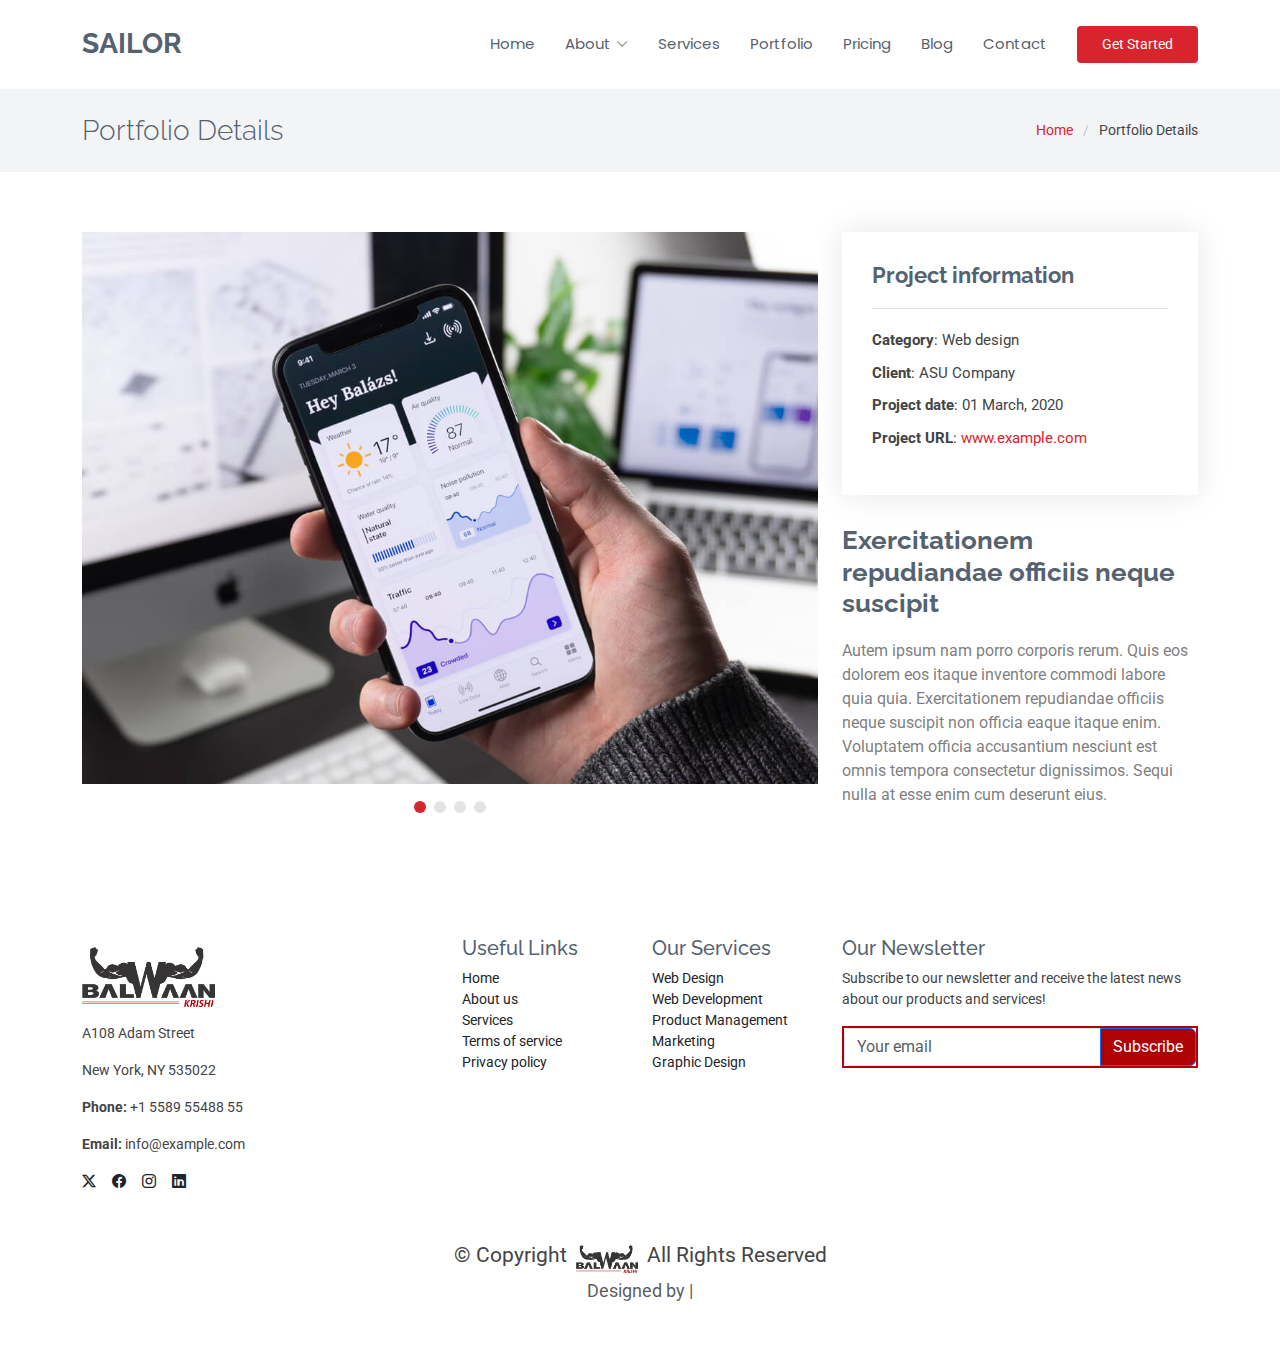
<file: portfolio-details.html>
<!DOCTYPE html>
<html lang="en">

<head>
  <meta charset="utf-8">
  <meta content="width=device-width, initial-scale=1.0" name="viewport">
  <title>Portfolio Details - Sailor Bootstrap Template</title>
  <meta name="description" content="">
  <meta name="keywords" content="">

  <!-- Favicons -->
  <link href="assets/img/favicon.png" rel="icon">
  <link href="assets/img/apple-touch-icon.png" rel="apple-touch-icon">

  <!-- Fonts -->
  <link href="https://fonts.googleapis.com" rel="preconnect">
  <link href="https://fonts.gstatic.com" rel="preconnect" crossorigin>
  <link href="https://fonts.googleapis.com/css2?family=Roboto:ital,wght@0,100;0,300;0,400;0,500;0,700;0,900;1,100;1,300;1,400;1,500;1,700;1,900&family=Poppins:ital,wght@0,100;0,200;0,300;0,400;0,500;0,600;0,700;0,800;0,900;1,100;1,200;1,300;1,400;1,500;1,600;1,700;1,800;1,900&family=Raleway:ital,wght@0,100;0,200;0,300;0,400;0,500;0,600;0,700;0,800;0,900;1,100;1,200;1,300;1,400;1,500;1,600;1,700;1,800;1,900&display=swap" rel="stylesheet">

  <!-- Vendor CSS Files -->
  <link href="assets/vendor/bootstrap/css/bootstrap.min.css" rel="stylesheet">
  <link href="assets/vendor/bootstrap-icons/bootstrap-icons.css" rel="stylesheet">
  <link href="assets/vendor/aos/aos.css" rel="stylesheet">
  <link href="assets/vendor/glightbox/css/glightbox.min.css" rel="stylesheet">
  <link href="assets/vendor/swiper/swiper-bundle.min.css" rel="stylesheet">

  <!-- Main CSS File -->
  <link href="assets/css/main.css" rel="stylesheet">

</head>

<body class="portfolio-details-page">

  <header id="header" class="header d-flex align-items-center sticky-top">
    <div class="container-fluid container-xl position-relative d-flex align-items-center">

      <a href="index.html" class="logo d-flex align-items-center me-auto">
        <!-- Uncomment the line below if you also wish to use an image logo -->
        <!-- <img src="assets/img/logo.png" alt=""> -->
        <h1 class="sitename">Sailor</h1>
      </a>

      <nav id="navmenu" class="navmenu">
        <ul>
          <li><a href="#hero">Home</a></li>
          <li class="dropdown"><a href="about.html"><span>About</span> <i class="bi bi-chevron-down toggle-dropdown"></i></a>
            <ul>
              <li><a href="team.html">Team</a></li>
              <li><a href="testimonials.html">Testimonials</a></li>
              <li class="dropdown"><a href="#"><span>Deep Dropdown</span> <i class="bi bi-chevron-down toggle-dropdown"></i></a>
                <ul>
                  <li><a href="#">Deep Dropdown 1</a></li>
                  <li><a href="#">Deep Dropdown 2</a></li>
                  <li><a href="#">Deep Dropdown 3</a></li>
                  <li><a href="#">Deep Dropdown 4</a></li>
                  <li><a href="#">Deep Dropdown 5</a></li>
                </ul>
              </li>
            </ul>
          </li>
          <li><a href="services.html">Services</a></li>
          <li><a href="portfolio.html">Portfolio</a></li>
          <li><a href="pricing.html">Pricing</a></li>
          <li><a href="blog.html">Blog</a></li>
          <li><a href="contact.html">Contact</a></li>
        </ul>
        <i class="mobile-nav-toggle d-xl-none bi bi-list"></i>
      </nav>

      <a class="btn-getstarted" href="about.html">Get Started</a>

    </div>
  </header>

  <main class="main">

    <!-- Page Title -->
    <div class="page-title light-background">
      <div class="container d-lg-flex justify-content-between align-items-center">
        <h1 class="mb-2 mb-lg-0">Portfolio Details</h1>
        <nav class="breadcrumbs">
          <ol>
            <li><a href="index.html">Home</a></li>
            <li class="current">Portfolio Details</li>
          </ol>
        </nav>
      </div>
    </div><!-- End Page Title -->

    <!-- Portfolio Details Section -->
    <section id="portfolio-details" class="portfolio-details section">

      <div class="container" data-aos="fade-up" data-aos-delay="100">

        <div class="row gy-4">

          <div class="col-lg-8">
            <div class="portfolio-details-slider swiper init-swiper">

              <script type="application/json" class="swiper-config">
                {
                  "loop": true,
                  "speed": 600,
                  "autoplay": {
                    "delay": 5000
                  },
                  "slidesPerView": "auto",
                  "pagination": {
                    "el": ".swiper-pagination",
                    "type": "bullets",
                    "clickable": true
                  }
                }
              </script>

              <div class="swiper-wrapper align-items-center">

                <div class="swiper-slide">
                  <img src="assets/img/portfolio/app-1.jpg" alt="">
                </div>

                <div class="swiper-slide">
                  <img src="assets/img/portfolio/product-1.jpg" alt="">
                </div>

                <div class="swiper-slide">
                  <img src="assets/img/portfolio/branding-1.jpg" alt="">
                </div>

                <div class="swiper-slide">
                  <img src="assets/img/portfolio/books-1.jpg" alt="">
                </div>

              </div>
              <div class="swiper-pagination"></div>
            </div>
          </div>

          <div class="col-lg-4">
            <div class="portfolio-info" data-aos="fade-up" data-aos-delay="200">
              <h3>Project information</h3>
              <ul>
                <li><strong>Category</strong>: Web design</li>
                <li><strong>Client</strong>: ASU Company</li>
                <li><strong>Project date</strong>: 01 March, 2020</li>
                <li><strong>Project URL</strong>: <a href="#">www.example.com</a></li>
              </ul>
            </div>
            <div class="portfolio-description" data-aos="fade-up" data-aos-delay="300">
              <h2>Exercitationem repudiandae officiis neque suscipit</h2>
              <p>
                Autem ipsum nam porro corporis rerum. Quis eos dolorem eos itaque inventore commodi labore quia quia. Exercitationem repudiandae officiis neque suscipit non officia eaque itaque enim. Voluptatem officia accusantium nesciunt est omnis tempora consectetur dignissimos. Sequi nulla at esse enim cum deserunt eius.
              </p>
            </div>
          </div>

        </div>

      </div>

    </section><!-- /Portfolio Details Section -->

  </main>

 <footer id="footer" class="footer bg-white py-5">
    <div class="container">
      <div class="row gy-4">
        <!-- About Section -->
        <div class="col-lg-4 col-md-6">
          <a href="index.html" class="d-flex align-items-center mb-3">
            <img src="assets/logo_header.png" alt="Logo" style="width: 133px; background: white;">
          </a>
          <div>
            <p>A108 Adam Street</p>
            <p>New York, NY 535022</p>
            <p class="mt-3"><strong>Phone:</strong> +1 5589 55488 55</p>
            <p><strong>Email:</strong> info@example.com</p>
          </div>
          <div class="d-flex mt-3 gap-3">
            <a href="#" class="text-dark"><i class="bi bi-twitter-x"></i></a>
            <a href="#" class="text-dark"><i class="bi bi-facebook"></i></a>
            <a href="#" class="text-dark"><i class="bi bi-instagram"></i></a>
            <a href="#" class="text-dark"><i class="bi bi-linkedin"></i></a>
          </div>
        </div>

        <!-- Useful Links -->
        <div class="col-lg-2 col-md-3 col-sm-6">
          <h5>Useful Links</h5>
          <ul class="list-unstyled">
            <li><a href="#" class="text-dark text-decoration-none">Home</a></li>
            <li><a href="#" class="text-dark text-decoration-none">About us</a></li>
            <li><a href="#" class="text-dark text-decoration-none">Services</a></li>
            <li><a href="#" class="text-dark text-decoration-none">Terms of service</a></li>
            <li><a href="#" class="text-dark text-decoration-none">Privacy policy</a></li>
          </ul>
        </div>

        <!-- Our Services -->
        <div class="col-lg-2 col-md-3 col-sm-6">
          <h5>Our Services</h5>
          <ul class="list-unstyled">
            <li><a href="#" class="text-dark text-decoration-none">Web Design</a></li>
            <li><a href="#" class="text-dark text-decoration-none">Web Development</a></li>
            <li><a href="#" class="text-dark text-decoration-none">Product Management</a></li>
            <li><a href="#" class="text-dark text-decoration-none">Marketing</a></li>
            <li><a href="#" class="text-dark text-decoration-none">Graphic Design</a></li>
          </ul>
        </div>

        <!-- Newsletter -->
        <div class="col-lg-4 col-md-12">
          <h5>Our Newsletter</h5>
          <p>Subscribe to our newsletter and receive the latest news about our products and services!</p>
          <form action="forms/newsletter.php" method="post" class="php-email-form">
            <div class="input-group mb-3">
              <input type="email" class="form-control" name="email" placeholder="Your email" required>
              <button class="btn btn-primary" type="submit">Subscribe</button>
            </div>
            <div class="loading">Loading</div>
            <div class="error-message text-danger"></div>
            <div class="sent-message text-success">Your subscription request has been sent. Thank you!</div>
          </form>
        </div>
      </div>

      <!-- Copyright -->
      <div class="text-center mt-5">
        <p class="mb-1">&copy; <span>Copyright</span>
          <strong class="px-1">
            <img src="assets/logo_header.png" alt="Logo" style="width: 62px;">
          </strong>
          <span>All Rights Reserved</span>
        </p>
        <div class="small text-muted">
          Designed by <a href="" class="text-decoration-none"></a> |
         
        </div>
      </div>
    </div>
  </footer>
  <!-- Scroll Top -->
  <a href="#" id="scroll-top" class="scroll-top d-flex align-items-center justify-content-center"><i class="bi bi-arrow-up-short"></i></a>
  <!-- Preloader -->
  <div id="preloader"></div>
  <!-- Vendor JS Files -->
  <script src="assets/vendor/bootstrap/js/bootstrap.bundle.min.js"></script>
  <script src="assets/vendor/php-email-form/validate.js"></script>
  <script src="assets/vendor/aos/aos.js"></script>
  <script src="assets/vendor/glightbox/js/glightbox.min.js"></script>
  <script src="assets/vendor/imagesloaded/imagesloaded.pkgd.min.js"></script>
  <script src="assets/vendor/isotope-layout/isotope.pkgd.min.js"></script>
  <script src="assets/vendor/purecounter/purecounter_vanilla.js"></script>
  <script src="assets/vendor/waypoints/noframework.waypoints.js"></script>
  <script src="assets/vendor/swiper/swiper-bundle.min.js"></script>

  <!-- Main JS File -->
  <script src="assets/js/main.js"></script>

</body>

</html>
</file>
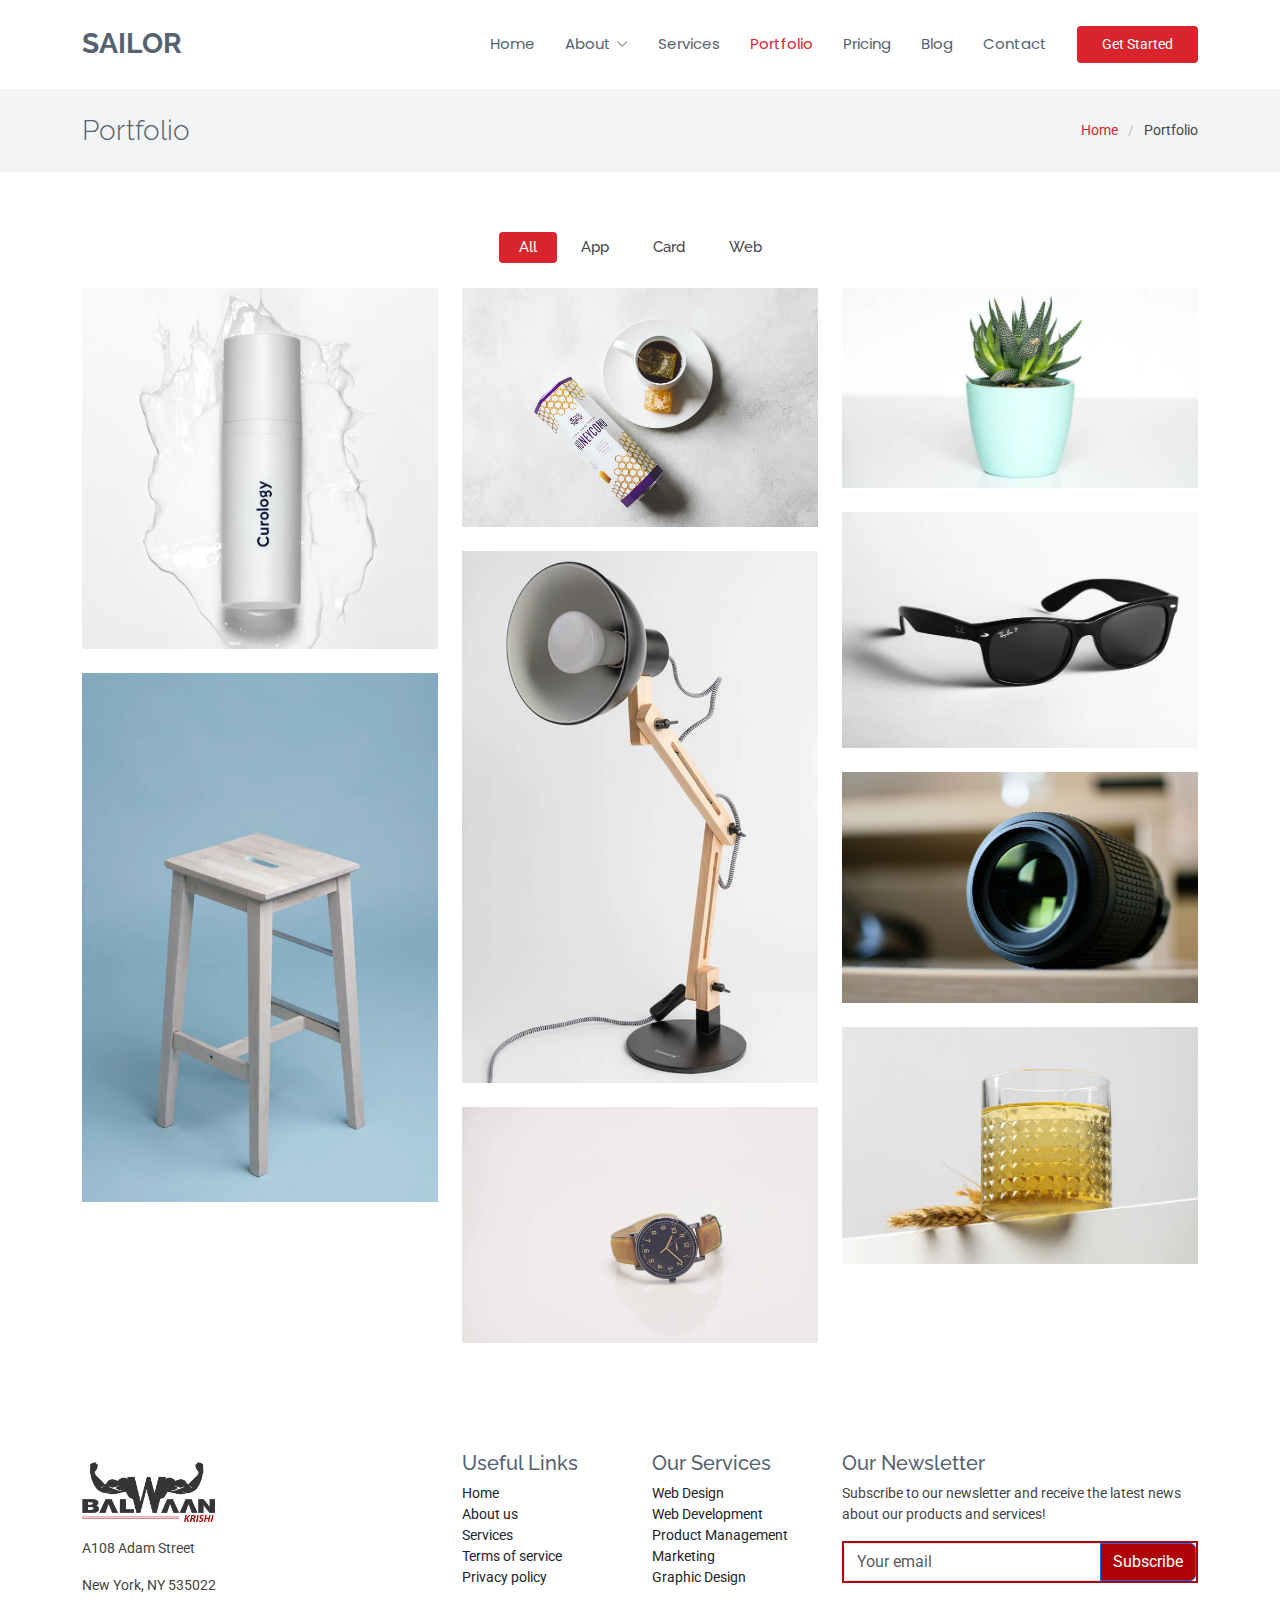
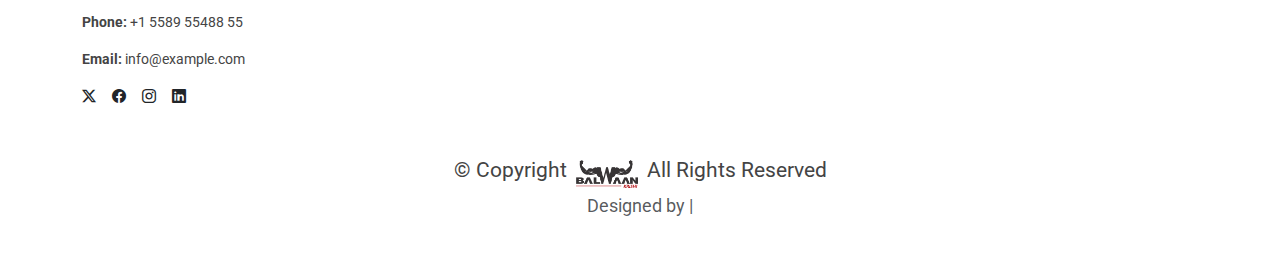
<file: portfolio.html>
<!DOCTYPE html>
<html lang="en">

<head>
  <meta charset="utf-8">
  <meta content="width=device-width, initial-scale=1.0" name="viewport">
  <title>Portfolio - Sailor Bootstrap Template</title>
  <meta name="description" content="">
  <meta name="keywords" content="">

  <!-- Favicons -->
  <link href="assets/img/favicon.png" rel="icon">
  <link href="assets/img/apple-touch-icon.png" rel="apple-touch-icon">

  <!-- Fonts -->
  <link href="https://fonts.googleapis.com" rel="preconnect">
  <link href="https://fonts.gstatic.com" rel="preconnect" crossorigin>
  <link href="https://fonts.googleapis.com/css2?family=Roboto:ital,wght@0,100;0,300;0,400;0,500;0,700;0,900;1,100;1,300;1,400;1,500;1,700;1,900&family=Poppins:ital,wght@0,100;0,200;0,300;0,400;0,500;0,600;0,700;0,800;0,900;1,100;1,200;1,300;1,400;1,500;1,600;1,700;1,800;1,900&family=Raleway:ital,wght@0,100;0,200;0,300;0,400;0,500;0,600;0,700;0,800;0,900;1,100;1,200;1,300;1,400;1,500;1,600;1,700;1,800;1,900&display=swap" rel="stylesheet">

  <!-- Vendor CSS Files -->
  <link href="assets/vendor/bootstrap/css/bootstrap.min.css" rel="stylesheet">
  <link href="assets/vendor/bootstrap-icons/bootstrap-icons.css" rel="stylesheet">
  <link href="assets/vendor/aos/aos.css" rel="stylesheet">
  <link href="assets/vendor/glightbox/css/glightbox.min.css" rel="stylesheet">
  <link href="assets/vendor/swiper/swiper-bundle.min.css" rel="stylesheet">

  <!-- Main CSS File -->
  <link href="assets/css/main.css" rel="stylesheet">


</head>

<body class="portfolio-page">

  <header id="header" class="header d-flex align-items-center sticky-top">
    <div class="container-fluid container-xl position-relative d-flex align-items-center">

      <a href="index.html" class="logo d-flex align-items-center me-auto">
        <!-- Uncomment the line below if you also wish to use an image logo -->
        <!-- <img src="assets/img/logo.png" alt=""> -->
        <h1 class="sitename">Sailor</h1>
      </a>

      <nav id="navmenu" class="navmenu">
        <ul>
          <li><a href="#hero">Home</a></li>
          <li class="dropdown"><a href="about.html"><span>About</span> <i class="bi bi-chevron-down toggle-dropdown"></i></a>
            <ul>
              <li><a href="team.html">Team</a></li>
              <li><a href="testimonials.html">Testimonials</a></li>
              <li class="dropdown"><a href="#"><span>Deep Dropdown</span> <i class="bi bi-chevron-down toggle-dropdown"></i></a>
                <ul>
                  <li><a href="#">Deep Dropdown 1</a></li>
                  <li><a href="#">Deep Dropdown 2</a></li>
                  <li><a href="#">Deep Dropdown 3</a></li>
                  <li><a href="#">Deep Dropdown 4</a></li>
                  <li><a href="#">Deep Dropdown 5</a></li>
                </ul>
              </li>
            </ul>
          </li>
          <li><a href="services.html">Services</a></li>
          <li><a href="portfolio.html" class="active">Portfolio</a></li>
          <li><a href="pricing.html">Pricing</a></li>
          <li><a href="blog.html">Blog</a></li>
          <li><a href="contact.html">Contact</a></li>
        </ul>
        <i class="mobile-nav-toggle d-xl-none bi bi-list"></i>
      </nav>

      <a class="btn-getstarted" href="about.html">Get Started</a>

    </div>
  </header>

  <main class="main">

    <!-- Page Title -->
    <div class="page-title light-background">
      <div class="container d-lg-flex justify-content-between align-items-center">
        <h1 class="mb-2 mb-lg-0">Portfolio</h1>
        <nav class="breadcrumbs">
          <ol>
            <li><a href="index.html">Home</a></li>
            <li class="current">Portfolio</li>
          </ol>
        </nav>
      </div>
    </div><!-- End Page Title -->

    <!-- Portfolio Section -->
    <section id="portfolio" class="portfolio section">

      <div class="container">

        <div class="isotope-layout" data-default-filter="*" data-layout="masonry" data-sort="original-order">

          <ul class="portfolio-filters isotope-filters" data-aos="fade-up" data-aos-delay="100">
            <li data-filter="*" class="filter-active">All</li>
            <li data-filter=".filter-app">App</li>
            <li data-filter=".filter-product">Card</li>
            <li data-filter=".filter-branding">Web</li>
          </ul><!-- End Portfolio Filters -->

          <div class="row gy-4 isotope-container" data-aos="fade-up" data-aos-delay="200">

            <div class="col-lg-4 col-md-6 portfolio-item isotope-item filter-app">
              <img src="assets/img/masonry-portfolio/masonry-portfolio-1.jpg" class="img-fluid" alt="">
              <div class="portfolio-info">
                <h4>App 1</h4>
                <p>Lorem ipsum, dolor sit</p>
                <a href="assets/img/masonry-portfolio/masonry-portfolio-1.jpg" title="App 1" data-gallery="portfolio-gallery-app" class="glightbox preview-link"><i class="bi bi-zoom-in"></i></a>
                <a href="portfolio-details.html" title="More Details" class="details-link"><i class="bi bi-link-45deg"></i></a>
              </div>
            </div><!-- End Portfolio Item -->

            <div class="col-lg-4 col-md-6 portfolio-item isotope-item filter-product">
              <img src="assets/img/masonry-portfolio/masonry-portfolio-2.jpg" class="img-fluid" alt="">
              <div class="portfolio-info">
                <h4>Product 1</h4>
                <p>Lorem ipsum, dolor sit</p>
                <a href="assets/img/masonry-portfolio/masonry-portfolio-2.jpg" title="Product 1" data-gallery="portfolio-gallery-product" class="glightbox preview-link"><i class="bi bi-zoom-in"></i></a>
                <a href="portfolio-details.html" title="More Details" class="details-link"><i class="bi bi-link-45deg"></i></a>
              </div>
            </div><!-- End Portfolio Item -->

            <div class="col-lg-4 col-md-6 portfolio-item isotope-item filter-branding">
              <img src="assets/img/masonry-portfolio/masonry-portfolio-3.jpg" class="img-fluid" alt="">
              <div class="portfolio-info">
                <h4>Branding 1</h4>
                <p>Lorem ipsum, dolor sit</p>
                <a href="assets/img/masonry-portfolio/masonry-portfolio-3.jpg" title="Branding 1" data-gallery="portfolio-gallery-branding" class="glightbox preview-link"><i class="bi bi-zoom-in"></i></a>
                <a href="portfolio-details.html" title="More Details" class="details-link"><i class="bi bi-link-45deg"></i></a>
              </div>
            </div><!-- End Portfolio Item -->

            <div class="col-lg-4 col-md-6 portfolio-item isotope-item filter-app">
              <img src="assets/img/masonry-portfolio/masonry-portfolio-4.jpg" class="img-fluid" alt="">
              <div class="portfolio-info">
                <h4>App 2</h4>
                <p>Lorem ipsum, dolor sit</p>
                <a href="assets/img/masonry-portfolio/masonry-portfolio-4.jpg" title="App 2" data-gallery="portfolio-gallery-app" class="glightbox preview-link"><i class="bi bi-zoom-in"></i></a>
                <a href="portfolio-details.html" title="More Details" class="details-link"><i class="bi bi-link-45deg"></i></a>
              </div>
            </div><!-- End Portfolio Item -->

            <div class="col-lg-4 col-md-6 portfolio-item isotope-item filter-product">
              <img src="assets/img/masonry-portfolio/masonry-portfolio-5.jpg" class="img-fluid" alt="">
              <div class="portfolio-info">
                <h4>Product 2</h4>
                <p>Lorem ipsum, dolor sit</p>
                <a href="assets/img/masonry-portfolio/masonry-portfolio-5.jpg" title="Product 2" data-gallery="portfolio-gallery-product" class="glightbox preview-link"><i class="bi bi-zoom-in"></i></a>
                <a href="portfolio-details.html" title="More Details" class="details-link"><i class="bi bi-link-45deg"></i></a>
              </div>
            </div><!-- End Portfolio Item -->

            <div class="col-lg-4 col-md-6 portfolio-item isotope-item filter-branding">
              <img src="assets/img/masonry-portfolio/masonry-portfolio-6.jpg" class="img-fluid" alt="">
              <div class="portfolio-info">
                <h4>Branding 2</h4>
                <p>Lorem ipsum, dolor sit</p>
                <a href="assets/img/masonry-portfolio/masonry-portfolio-6.jpg" title="Branding 2" data-gallery="portfolio-gallery-branding" class="glightbox preview-link"><i class="bi bi-zoom-in"></i></a>
                <a href="portfolio-details.html" title="More Details" class="details-link"><i class="bi bi-link-45deg"></i></a>
              </div>
            </div><!-- End Portfolio Item -->

            <div class="col-lg-4 col-md-6 portfolio-item isotope-item filter-app">
              <img src="assets/img/masonry-portfolio/masonry-portfolio-7.jpg" class="img-fluid" alt="">
              <div class="portfolio-info">
                <h4>App 3</h4>
                <p>Lorem ipsum, dolor sit</p>
                <a href="assets/img/masonry-portfolio/masonry-portfolio-7.jpg" title="App 3" data-gallery="portfolio-gallery-app" class="glightbox preview-link"><i class="bi bi-zoom-in"></i></a>
                <a href="portfolio-details.html" title="More Details" class="details-link"><i class="bi bi-link-45deg"></i></a>
              </div>
            </div><!-- End Portfolio Item -->

            <div class="col-lg-4 col-md-6 portfolio-item isotope-item filter-product">
              <img src="assets/img/masonry-portfolio/masonry-portfolio-8.jpg" class="img-fluid" alt="">
              <div class="portfolio-info">
                <h4>Product 3</h4>
                <p>Lorem ipsum, dolor sit</p>
                <a href="assets/img/masonry-portfolio/masonry-portfolio-8.jpg" title="Product 3" data-gallery="portfolio-gallery-product" class="glightbox preview-link"><i class="bi bi-zoom-in"></i></a>
                <a href="portfolio-details.html" title="More Details" class="details-link"><i class="bi bi-link-45deg"></i></a>
              </div>
            </div><!-- End Portfolio Item -->

            <div class="col-lg-4 col-md-6 portfolio-item isotope-item filter-branding">
              <img src="assets/img/masonry-portfolio/masonry-portfolio-9.jpg" class="img-fluid" alt="">
              <div class="portfolio-info">
                <h4>Branding 3</h4>
                <p>Lorem ipsum, dolor sit</p>
                <a href="assets/img/masonry-portfolio/masonry-portfolio-9.jpg" title="Branding 2" data-gallery="portfolio-gallery-branding" class="glightbox preview-link"><i class="bi bi-zoom-in"></i></a>
                <a href="portfolio-details.html" title="More Details" class="details-link"><i class="bi bi-link-45deg"></i></a>
              </div>
            </div><!-- End Portfolio Item -->

          </div><!-- End Portfolio Container -->

        </div>

      </div>

    </section><!-- /Portfolio Section -->

  </main>
 <footer id="footer" class="footer bg-white py-5">
    <div class="container">
      <div class="row gy-4">
        <!-- About Section -->
        <div class="col-lg-4 col-md-6">
          <a href="index.html" class="d-flex align-items-center mb-3">
            <img src="assets/logo_header.png" alt="Logo" style="width: 133px; background: white;">
          </a>
          <div>
            <p>A108 Adam Street</p>
            <p>New York, NY 535022</p>
            <p class="mt-3"><strong>Phone:</strong> +1 5589 55488 55</p>
            <p><strong>Email:</strong> info@example.com</p>
          </div>
          <div class="d-flex mt-3 gap-3">
            <a href="#" class="text-dark"><i class="bi bi-twitter-x"></i></a>
            <a href="#" class="text-dark"><i class="bi bi-facebook"></i></a>
            <a href="#" class="text-dark"><i class="bi bi-instagram"></i></a>
            <a href="#" class="text-dark"><i class="bi bi-linkedin"></i></a>
          </div>
        </div>

        <!-- Useful Links -->
        <div class="col-lg-2 col-md-3 col-sm-6">
          <h5>Useful Links</h5>
          <ul class="list-unstyled">
            <li><a href="#" class="text-dark text-decoration-none">Home</a></li>
            <li><a href="#" class="text-dark text-decoration-none">About us</a></li>
            <li><a href="#" class="text-dark text-decoration-none">Services</a></li>
            <li><a href="#" class="text-dark text-decoration-none">Terms of service</a></li>
            <li><a href="#" class="text-dark text-decoration-none">Privacy policy</a></li>
          </ul>
        </div>

        <!-- Our Services -->
        <div class="col-lg-2 col-md-3 col-sm-6">
          <h5>Our Services</h5>
          <ul class="list-unstyled">
            <li><a href="#" class="text-dark text-decoration-none">Web Design</a></li>
            <li><a href="#" class="text-dark text-decoration-none">Web Development</a></li>
            <li><a href="#" class="text-dark text-decoration-none">Product Management</a></li>
            <li><a href="#" class="text-dark text-decoration-none">Marketing</a></li>
            <li><a href="#" class="text-dark text-decoration-none">Graphic Design</a></li>
          </ul>
        </div>

        <!-- Newsletter -->
        <div class="col-lg-4 col-md-12">
          <h5>Our Newsletter</h5>
          <p>Subscribe to our newsletter and receive the latest news about our products and services!</p>
          <form action="forms/newsletter.php" method="post" class="php-email-form">
            <div class="input-group mb-3">
              <input type="email" class="form-control" name="email" placeholder="Your email" required>
              <button class="btn btn-primary" type="submit">Subscribe</button>
            </div>
            <div class="loading">Loading</div>
            <div class="error-message text-danger"></div>
            <div class="sent-message text-success">Your subscription request has been sent. Thank you!</div>
          </form>
        </div>
      </div>

      <!-- Copyright -->
      <div class="text-center mt-5">
        <p class="mb-1">&copy; <span>Copyright</span>
          <strong class="px-1">
            <img src="assets/logo_header.png" alt="Logo" style="width: 62px;">
          </strong>
          <span>All Rights Reserved</span>
        </p>
        <div class="small text-muted">
          Designed by <a href="" class="text-decoration-none"></a> |
         
        </div>
      </div>
    </div>
  </footer>
  <!-- Scroll Top -->
  <a href="#" id="scroll-top" class="scroll-top d-flex align-items-center justify-content-center"><i class="bi bi-arrow-up-short"></i></a>
  <!-- Preloader -->
  <div id="preloader"></div>
  <!-- Vendor JS Files -->
  <script src="assets/vendor/bootstrap/js/bootstrap.bundle.min.js"></script>
  <script src="assets/vendor/php-email-form/validate.js"></script>
  <script src="assets/vendor/aos/aos.js"></script>
  <script src="assets/vendor/glightbox/js/glightbox.min.js"></script>
  <script src="assets/vendor/imagesloaded/imagesloaded.pkgd.min.js"></script>
  <script src="assets/vendor/isotope-layout/isotope.pkgd.min.js"></script>
  <script src="assets/vendor/purecounter/purecounter_vanilla.js"></script>
  <script src="assets/vendor/waypoints/noframework.waypoints.js"></script>
  <script src="assets/vendor/swiper/swiper-bundle.min.js"></script>

  <!-- Main JS File -->
  <script src="assets/js/main.js"></script>

</body>

</html>
</file>
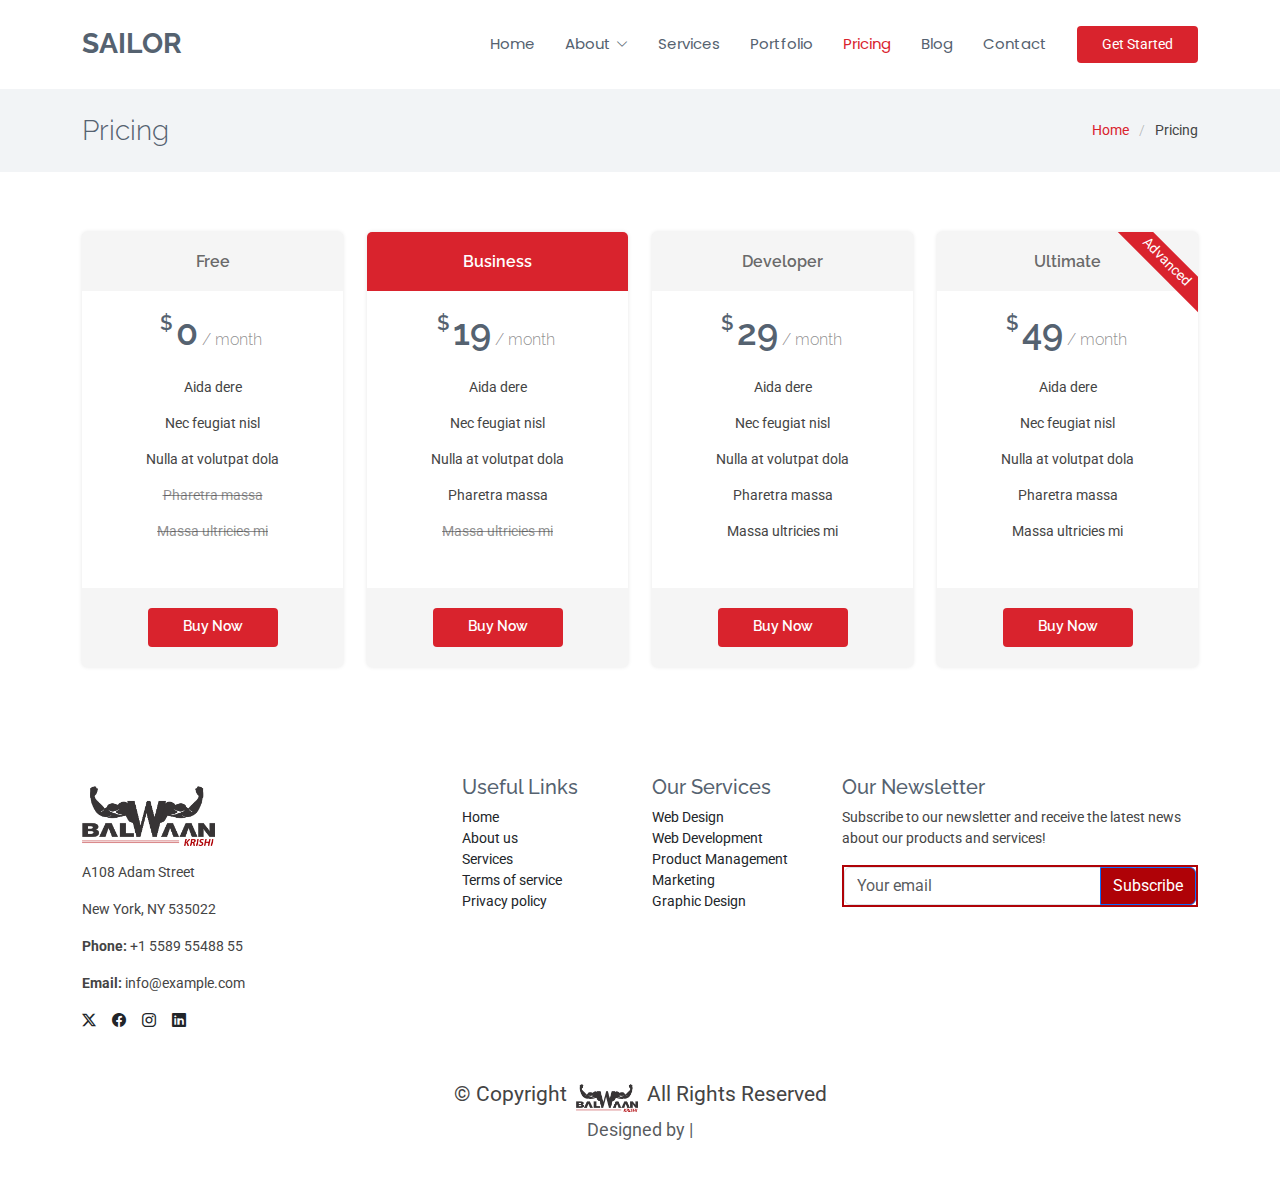
<file: pricing.html>
<!DOCTYPE html>
<html lang="en">

<head>
  <meta charset="utf-8">
  <meta content="width=device-width, initial-scale=1.0" name="viewport">
  <title>Pricing - Sailor Bootstrap Template</title>
  <meta name="description" content="">
  <meta name="keywords" content="">

  <!-- Favicons -->
  <link href="assets/img/favicon.png" rel="icon">
  <link href="assets/img/apple-touch-icon.png" rel="apple-touch-icon">

  <!-- Fonts -->
  <link href="https://fonts.googleapis.com" rel="preconnect">
  <link href="https://fonts.gstatic.com" rel="preconnect" crossorigin>
  <link href="https://fonts.googleapis.com/css2?family=Roboto:ital,wght@0,100;0,300;0,400;0,500;0,700;0,900;1,100;1,300;1,400;1,500;1,700;1,900&family=Poppins:ital,wght@0,100;0,200;0,300;0,400;0,500;0,600;0,700;0,800;0,900;1,100;1,200;1,300;1,400;1,500;1,600;1,700;1,800;1,900&family=Raleway:ital,wght@0,100;0,200;0,300;0,400;0,500;0,600;0,700;0,800;0,900;1,100;1,200;1,300;1,400;1,500;1,600;1,700;1,800;1,900&display=swap" rel="stylesheet">

  <!-- Vendor CSS Files -->
  <link href="assets/vendor/bootstrap/css/bootstrap.min.css" rel="stylesheet">
  <link href="assets/vendor/bootstrap-icons/bootstrap-icons.css" rel="stylesheet">
  <link href="assets/vendor/aos/aos.css" rel="stylesheet">
  <link href="assets/vendor/glightbox/css/glightbox.min.css" rel="stylesheet">
  <link href="assets/vendor/swiper/swiper-bundle.min.css" rel="stylesheet">

  <!-- Main CSS File -->
  <link href="assets/css/main.css" rel="stylesheet">


</head>

<body class="pricing-page">

  <header id="header" class="header d-flex align-items-center sticky-top">
    <div class="container-fluid container-xl position-relative d-flex align-items-center">

      <a href="index.html" class="logo d-flex align-items-center me-auto">
        <!-- Uncomment the line below if you also wish to use an image logo -->
        <!-- <img src="assets/img/logo.png" alt=""> -->
        <h1 class="sitename">Sailor</h1>
      </a>

      <nav id="navmenu" class="navmenu">
        <ul>
          <li><a href="#hero">Home</a></li>
          <li class="dropdown"><a href="about.html"><span>About</span> <i class="bi bi-chevron-down toggle-dropdown"></i></a>
            <ul>
              <li><a href="team.html">Team</a></li>
              <li><a href="testimonials.html">Testimonials</a></li>
              <li class="dropdown"><a href="#"><span>Deep Dropdown</span> <i class="bi bi-chevron-down toggle-dropdown"></i></a>
                <ul>
                  <li><a href="#">Deep Dropdown 1</a></li>
                  <li><a href="#">Deep Dropdown 2</a></li>
                  <li><a href="#">Deep Dropdown 3</a></li>
                  <li><a href="#">Deep Dropdown 4</a></li>
                  <li><a href="#">Deep Dropdown 5</a></li>
                </ul>
              </li>
            </ul>
          </li>
          <li><a href="services.html">Services</a></li>
          <li><a href="portfolio.html">Portfolio</a></li>
          <li><a href="pricing.html" class="active">Pricing</a></li>
          <li><a href="blog.html">Blog</a></li>
          <li><a href="contact.html">Contact</a></li>
        </ul>
        <i class="mobile-nav-toggle d-xl-none bi bi-list"></i>
      </nav>

      <a class="btn-getstarted" href="about.html">Get Started</a>

    </div>
  </header>

  <main class="main">

    <!-- Page Title -->
    <div class="page-title light-background">
      <div class="container d-lg-flex justify-content-between align-items-center">
        <h1 class="mb-2 mb-lg-0">Pricing</h1>
        <nav class="breadcrumbs">
          <ol>
            <li><a href="index.html">Home</a></li>
            <li class="current">Pricing</li>
          </ol>
        </nav>
      </div>
    </div><!-- End Page Title -->

    <!-- Pricing Section -->
    <section id="pricing" class="pricing section">

      <div class="container">

        <div class="row gy-3">

          <div class="col-xl-3 col-lg-6" data-aos="fade-up" data-aos-delay="100">
            <div class="pricing-item">
              <h3>Free</h3>
              <h4><sup>$</sup>0<span> / month</span></h4>
              <ul>
                <li>Aida dere</li>
                <li>Nec feugiat nisl</li>
                <li>Nulla at volutpat dola</li>
                <li class="na">Pharetra massa</li>
                <li class="na">Massa ultricies mi</li>
              </ul>
              <div class="btn-wrap">
                <a href="#" class="btn-buy">Buy Now</a>
              </div>
            </div>
          </div><!-- End Pricing Item -->

          <div class="col-xl-3 col-lg-6" data-aos="fade-up" data-aos-delay="200">
            <div class="pricing-item featured">
              <h3>Business</h3>
              <h4><sup>$</sup>19<span> / month</span></h4>
              <ul>
                <li>Aida dere</li>
                <li>Nec feugiat nisl</li>
                <li>Nulla at volutpat dola</li>
                <li>Pharetra massa</li>
                <li class="na">Massa ultricies mi</li>
              </ul>
              <div class="btn-wrap">
                <a href="#" class="btn-buy">Buy Now</a>
              </div>
            </div>
          </div><!-- End Pricing Item -->

          <div class="col-xl-3 col-lg-6" data-aos="fade-up" data-aos-delay="400">
            <div class="pricing-item">
              <h3>Developer</h3>
              <h4><sup>$</sup>29<span> / month</span></h4>
              <ul>
                <li>Aida dere</li>
                <li>Nec feugiat nisl</li>
                <li>Nulla at volutpat dola</li>
                <li>Pharetra massa</li>
                <li>Massa ultricies mi</li>
              </ul>
              <div class="btn-wrap">
                <a href="#" class="btn-buy">Buy Now</a>
              </div>
            </div>
          </div><!-- End Pricing Item -->

          <div class="col-xl-3 col-lg-6" data-aos="fade-up" data-aos-delay="400">
            <div class="pricing-item">
              <span class="advanced">Advanced</span>
              <h3>Ultimate</h3>
              <h4><sup>$</sup>49<span> / month</span></h4>
              <ul>
                <li>Aida dere</li>
                <li>Nec feugiat nisl</li>
                <li>Nulla at volutpat dola</li>
                <li>Pharetra massa</li>
                <li>Massa ultricies mi</li>
              </ul>
              <div class="btn-wrap">
                <a href="#" class="btn-buy">Buy Now</a>
              </div>
            </div>
          </div><!-- End Pricing Item -->

        </div>

      </div>

    </section><!-- /Pricing Section -->

  </main>

 <footer id="footer" class="footer bg-white py-5">
    <div class="container">
      <div class="row gy-4">
        <!-- About Section -->
        <div class="col-lg-4 col-md-6">
          <a href="index.html" class="d-flex align-items-center mb-3">
            <img src="assets/logo_header.png" alt="Logo" style="width: 133px; background: white;">
          </a>
          <div>
            <p>A108 Adam Street</p>
            <p>New York, NY 535022</p>
            <p class="mt-3"><strong>Phone:</strong> +1 5589 55488 55</p>
            <p><strong>Email:</strong> info@example.com</p>
          </div>
          <div class="d-flex mt-3 gap-3">
            <a href="#" class="text-dark"><i class="bi bi-twitter-x"></i></a>
            <a href="#" class="text-dark"><i class="bi bi-facebook"></i></a>
            <a href="#" class="text-dark"><i class="bi bi-instagram"></i></a>
            <a href="#" class="text-dark"><i class="bi bi-linkedin"></i></a>
          </div>
        </div>

        <!-- Useful Links -->
        <div class="col-lg-2 col-md-3 col-sm-6">
          <h5>Useful Links</h5>
          <ul class="list-unstyled">
            <li><a href="#" class="text-dark text-decoration-none">Home</a></li>
            <li><a href="#" class="text-dark text-decoration-none">About us</a></li>
            <li><a href="#" class="text-dark text-decoration-none">Services</a></li>
            <li><a href="#" class="text-dark text-decoration-none">Terms of service</a></li>
            <li><a href="#" class="text-dark text-decoration-none">Privacy policy</a></li>
          </ul>
        </div>

        <!-- Our Services -->
        <div class="col-lg-2 col-md-3 col-sm-6">
          <h5>Our Services</h5>
          <ul class="list-unstyled">
            <li><a href="#" class="text-dark text-decoration-none">Web Design</a></li>
            <li><a href="#" class="text-dark text-decoration-none">Web Development</a></li>
            <li><a href="#" class="text-dark text-decoration-none">Product Management</a></li>
            <li><a href="#" class="text-dark text-decoration-none">Marketing</a></li>
            <li><a href="#" class="text-dark text-decoration-none">Graphic Design</a></li>
          </ul>
        </div>

        <!-- Newsletter -->
        <div class="col-lg-4 col-md-12">
          <h5>Our Newsletter</h5>
          <p>Subscribe to our newsletter and receive the latest news about our products and services!</p>
          <form action="forms/newsletter.php" method="post" class="php-email-form">
            <div class="input-group mb-3">
              <input type="email" class="form-control" name="email" placeholder="Your email" required>
              <button class="btn btn-primary" type="submit">Subscribe</button>
            </div>
            <div class="loading">Loading</div>
            <div class="error-message text-danger"></div>
            <div class="sent-message text-success">Your subscription request has been sent. Thank you!</div>
          </form>
        </div>
      </div>

      <!-- Copyright -->
      <div class="text-center mt-5">
        <p class="mb-1">&copy; <span>Copyright</span>
          <strong class="px-1">
            <img src="assets/logo_header.png" alt="Logo" style="width: 62px;">
          </strong>
          <span>All Rights Reserved</span>
        </p>
        <div class="small text-muted">
          Designed by <a href="" class="text-decoration-none"></a> |
         
        </div>
      </div>
    </div>
  </footer>
  <!-- Scroll Top -->
  <a href="#" id="scroll-top" class="scroll-top d-flex align-items-center justify-content-center"><i class="bi bi-arrow-up-short"></i></a>
  <!-- Preloader -->
  <div id="preloader"></div>
  <!-- Vendor JS Files -->
  <script src="assets/vendor/bootstrap/js/bootstrap.bundle.min.js"></script>
  <script src="assets/vendor/php-email-form/validate.js"></script>
  <script src="assets/vendor/aos/aos.js"></script>
  <script src="assets/vendor/glightbox/js/glightbox.min.js"></script>
  <script src="assets/vendor/imagesloaded/imagesloaded.pkgd.min.js"></script>
  <script src="assets/vendor/isotope-layout/isotope.pkgd.min.js"></script>
  <script src="assets/vendor/purecounter/purecounter_vanilla.js"></script>
  <script src="assets/vendor/waypoints/noframework.waypoints.js"></script>
  <script src="assets/vendor/swiper/swiper-bundle.min.js"></script>

  <!-- Main JS File -->
  <script src="assets/js/main.js"></script>

</body>

</html>
</file>
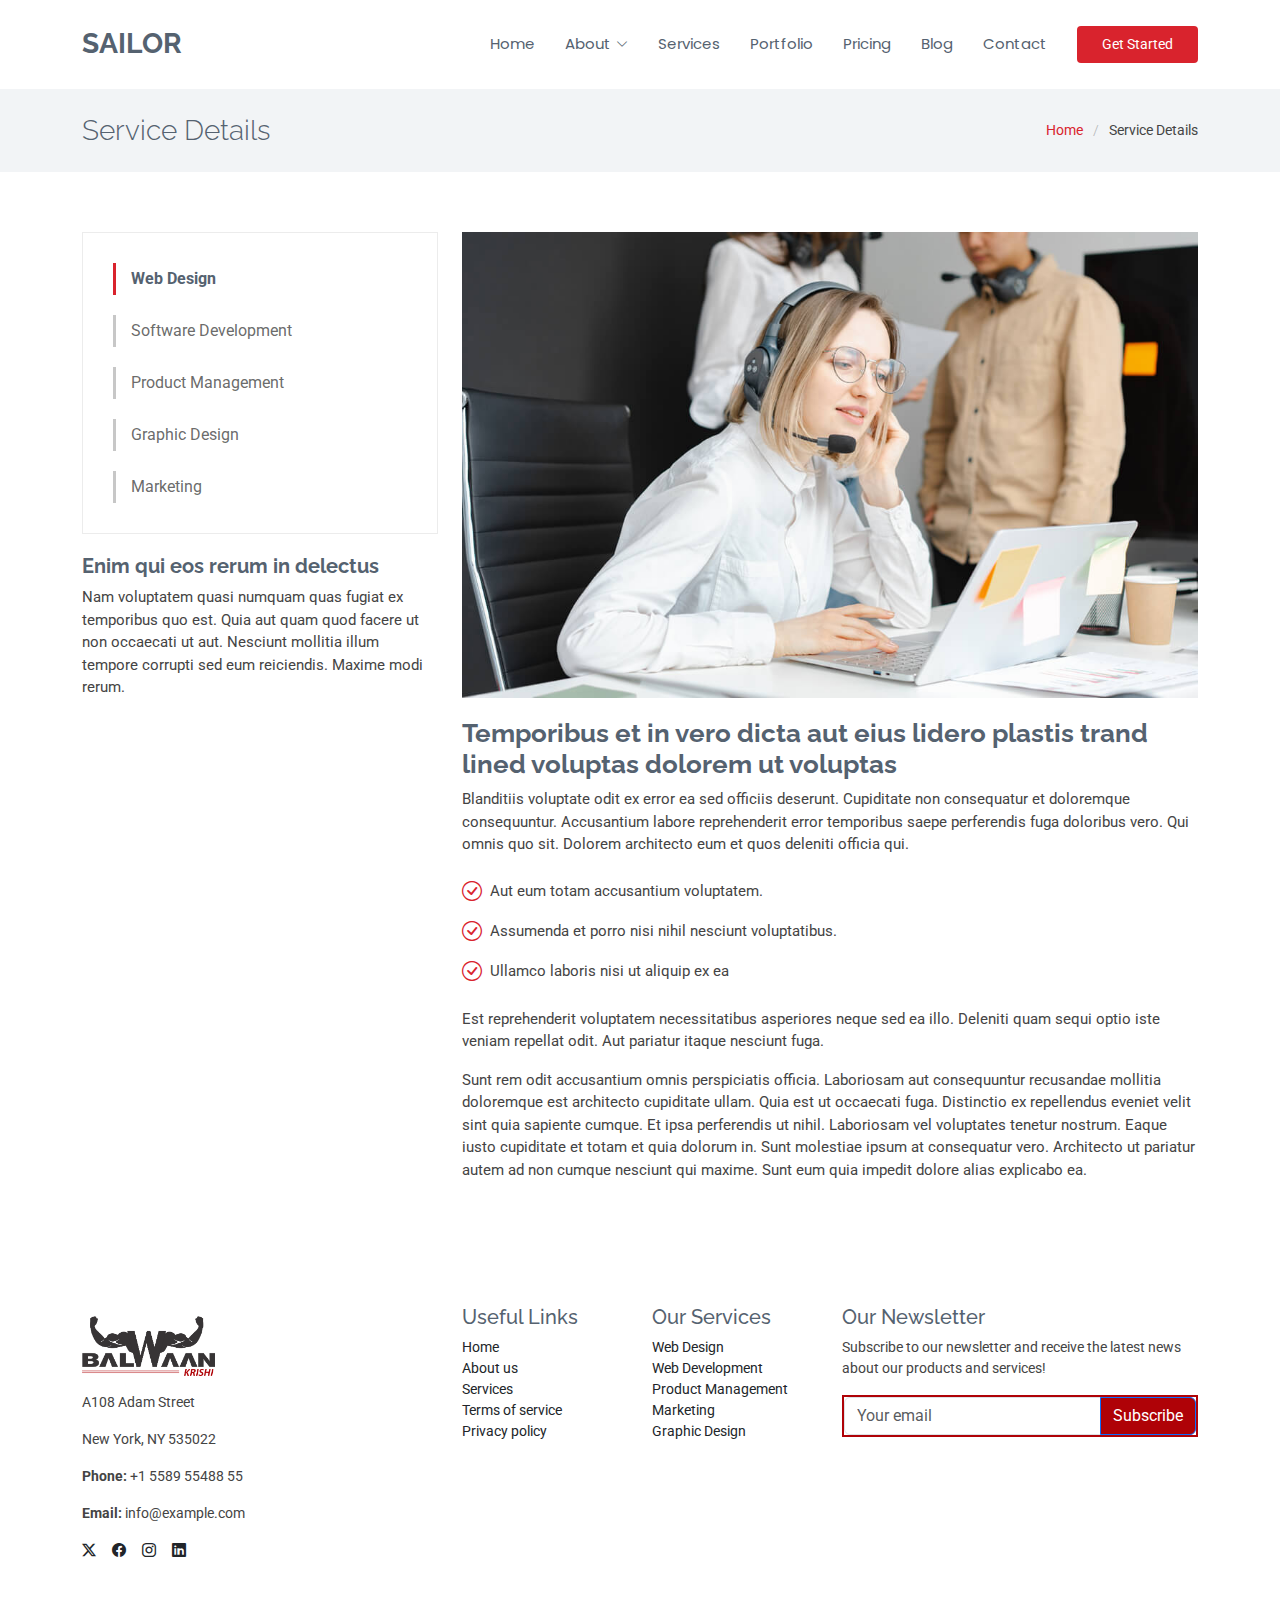
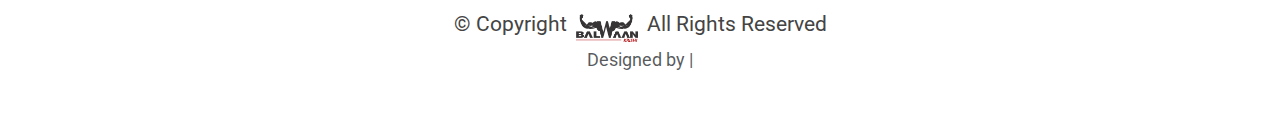
<file: service-details.html>
<!DOCTYPE html>
<html lang="en">

<head>
  <meta charset="utf-8">
  <meta content="width=device-width, initial-scale=1.0" name="viewport">
  <title>Service Details - Sailor Bootstrap Template</title>
  <meta name="description" content="">
  <meta name="keywords" content="">

  <!-- Favicons -->
  <link href="assets/img/favicon.png" rel="icon">
  <link href="assets/img/apple-touch-icon.png" rel="apple-touch-icon">

  <!-- Fonts -->
  <link href="https://fonts.googleapis.com" rel="preconnect">
  <link href="https://fonts.gstatic.com" rel="preconnect" crossorigin>
  <link href="https://fonts.googleapis.com/css2?family=Roboto:ital,wght@0,100;0,300;0,400;0,500;0,700;0,900;1,100;1,300;1,400;1,500;1,700;1,900&family=Poppins:ital,wght@0,100;0,200;0,300;0,400;0,500;0,600;0,700;0,800;0,900;1,100;1,200;1,300;1,400;1,500;1,600;1,700;1,800;1,900&family=Raleway:ital,wght@0,100;0,200;0,300;0,400;0,500;0,600;0,700;0,800;0,900;1,100;1,200;1,300;1,400;1,500;1,600;1,700;1,800;1,900&display=swap" rel="stylesheet">

  <!-- Vendor CSS Files -->
  <link href="assets/vendor/bootstrap/css/bootstrap.min.css" rel="stylesheet">
  <link href="assets/vendor/bootstrap-icons/bootstrap-icons.css" rel="stylesheet">
  <link href="assets/vendor/aos/aos.css" rel="stylesheet">
  <link href="assets/vendor/glightbox/css/glightbox.min.css" rel="stylesheet">
  <link href="assets/vendor/swiper/swiper-bundle.min.css" rel="stylesheet">

  <!-- Main CSS File -->
  <link href="assets/css/main.css" rel="stylesheet">
</head>

<body class="service-details-page">

  <header id="header" class="header d-flex align-items-center sticky-top">
    <div class="container-fluid container-xl position-relative d-flex align-items-center">

      <a href="index.html" class="logo d-flex align-items-center me-auto">
        <!-- Uncomment the line below if you also wish to use an image logo -->
        <!-- <img src="assets/img/logo.png" alt=""> -->
        <h1 class="sitename">Sailor</h1>
      </a>

      <nav id="navmenu" class="navmenu">
        <ul>
          <li><a href="#hero">Home</a></li>
          <li class="dropdown"><a href="about.html"><span>About</span> <i class="bi bi-chevron-down toggle-dropdown"></i></a>
            <ul>
              <li><a href="team.html">Team</a></li>
              <li><a href="testimonials.html">Testimonials</a></li>
              <li class="dropdown"><a href="#"><span>Deep Dropdown</span> <i class="bi bi-chevron-down toggle-dropdown"></i></a>
                <ul>
                  <li><a href="#">Deep Dropdown 1</a></li>
                  <li><a href="#">Deep Dropdown 2</a></li>
                  <li><a href="#">Deep Dropdown 3</a></li>
                  <li><a href="#">Deep Dropdown 4</a></li>
                  <li><a href="#">Deep Dropdown 5</a></li>
                </ul>
              </li>
            </ul>
          </li>
          <li><a href="services.html">Services</a></li>
          <li><a href="portfolio.html">Portfolio</a></li>
          <li><a href="pricing.html">Pricing</a></li>
          <li><a href="blog.html">Blog</a></li>
          <li><a href="contact.html">Contact</a></li>
        </ul>
        <i class="mobile-nav-toggle d-xl-none bi bi-list"></i>
      </nav>

      <a class="btn-getstarted" href="about.html">Get Started</a>

    </div>
  </header>

  <main class="main">

    <!-- Page Title -->
    <div class="page-title light-background">
      <div class="container d-lg-flex justify-content-between align-items-center">
        <h1 class="mb-2 mb-lg-0">Service Details</h1>
        <nav class="breadcrumbs">
          <ol>
            <li><a href="index.html">Home</a></li>
            <li class="current">Service Details</li>
          </ol>
        </nav>
      </div>
    </div><!-- End Page Title -->

    <!-- Service Details Section -->
    <section id="service-details" class="service-details section">

      <div class="container">

        <div class="row gy-4">

          <div class="col-lg-4" data-aos="fade-up" data-aos-delay="100">
            <div class="services-list">
              <a href="#" class="active">Web Design</a>
              <a href="#">Software Development</a>
              <a href="#">Product Management</a>
              <a href="#">Graphic Design</a>
              <a href="#">Marketing</a>
            </div>

            <h4>Enim qui eos rerum in delectus</h4>
            <p>Nam voluptatem quasi numquam quas fugiat ex temporibus quo est. Quia aut quam quod facere ut non occaecati ut aut. Nesciunt mollitia illum tempore corrupti sed eum reiciendis. Maxime modi rerum.</p>
          </div>

          <div class="col-lg-8" data-aos="fade-up" data-aos-delay="200">
            <img src="assets/img/services.jpg" alt="" class="img-fluid services-img">
            <h3>Temporibus et in vero dicta aut eius lidero plastis trand lined voluptas dolorem ut voluptas</h3>
            <p>
              Blanditiis voluptate odit ex error ea sed officiis deserunt. Cupiditate non consequatur et doloremque consequuntur. Accusantium labore reprehenderit error temporibus saepe perferendis fuga doloribus vero. Qui omnis quo sit. Dolorem architecto eum et quos deleniti officia qui.
            </p>
            <ul>
              <li><i class="bi bi-check-circle"></i> <span>Aut eum totam accusantium voluptatem.</span></li>
              <li><i class="bi bi-check-circle"></i> <span>Assumenda et porro nisi nihil nesciunt voluptatibus.</span></li>
              <li><i class="bi bi-check-circle"></i> <span>Ullamco laboris nisi ut aliquip ex ea</span></li>
            </ul>
            <p>
              Est reprehenderit voluptatem necessitatibus asperiores neque sed ea illo. Deleniti quam sequi optio iste veniam repellat odit. Aut pariatur itaque nesciunt fuga.
            </p>
            <p>
              Sunt rem odit accusantium omnis perspiciatis officia. Laboriosam aut consequuntur recusandae mollitia doloremque est architecto cupiditate ullam. Quia est ut occaecati fuga. Distinctio ex repellendus eveniet velit sint quia sapiente cumque. Et ipsa perferendis ut nihil. Laboriosam vel voluptates tenetur nostrum. Eaque iusto cupiditate et totam et quia dolorum in. Sunt molestiae ipsum at consequatur vero. Architecto ut pariatur autem ad non cumque nesciunt qui maxime. Sunt eum quia impedit dolore alias explicabo ea.
            </p>
          </div>

        </div>

      </div>

    </section><!-- /Service Details Section -->

  </main>

   <footer id="footer" class="footer bg-white py-5">
    <div class="container">
      <div class="row gy-4">
        <!-- About Section -->
        <div class="col-lg-4 col-md-6">
          <a href="index.html" class="d-flex align-items-center mb-3">
            <img src="assets/logo_header.png" alt="Logo" style="width: 133px; background: white;">
          </a>
          <div>
            <p>A108 Adam Street</p>
            <p>New York, NY 535022</p>
            <p class="mt-3"><strong>Phone:</strong> +1 5589 55488 55</p>
            <p><strong>Email:</strong> info@example.com</p>
          </div>
          <div class="d-flex mt-3 gap-3">
            <a href="#" class="text-dark"><i class="bi bi-twitter-x"></i></a>
            <a href="#" class="text-dark"><i class="bi bi-facebook"></i></a>
            <a href="#" class="text-dark"><i class="bi bi-instagram"></i></a>
            <a href="#" class="text-dark"><i class="bi bi-linkedin"></i></a>
          </div>
        </div>

        <!-- Useful Links -->
        <div class="col-lg-2 col-md-3 col-sm-6">
          <h5>Useful Links</h5>
          <ul class="list-unstyled">
            <li><a href="#" class="text-dark text-decoration-none">Home</a></li>
            <li><a href="#" class="text-dark text-decoration-none">About us</a></li>
            <li><a href="#" class="text-dark text-decoration-none">Services</a></li>
            <li><a href="#" class="text-dark text-decoration-none">Terms of service</a></li>
            <li><a href="#" class="text-dark text-decoration-none">Privacy policy</a></li>
          </ul>
        </div>

        <!-- Our Services -->
        <div class="col-lg-2 col-md-3 col-sm-6">
          <h5>Our Services</h5>
          <ul class="list-unstyled">
            <li><a href="#" class="text-dark text-decoration-none">Web Design</a></li>
            <li><a href="#" class="text-dark text-decoration-none">Web Development</a></li>
            <li><a href="#" class="text-dark text-decoration-none">Product Management</a></li>
            <li><a href="#" class="text-dark text-decoration-none">Marketing</a></li>
            <li><a href="#" class="text-dark text-decoration-none">Graphic Design</a></li>
          </ul>
        </div>

        <!-- Newsletter -->
        <div class="col-lg-4 col-md-12">
          <h5>Our Newsletter</h5>
          <p>Subscribe to our newsletter and receive the latest news about our products and services!</p>
          <form action="forms/newsletter.php" method="post" class="php-email-form">
            <div class="input-group mb-3">
              <input type="email" class="form-control" name="email" placeholder="Your email" required>
              <button class="btn btn-primary" type="submit">Subscribe</button>
            </div>
            <div class="loading">Loading</div>
            <div class="error-message text-danger"></div>
            <div class="sent-message text-success">Your subscription request has been sent. Thank you!</div>
          </form>
        </div>
      </div>

      <!-- Copyright -->
      <div class="text-center mt-5">
        <p class="mb-1">&copy; <span>Copyright</span>
          <strong class="px-1">
            <img src="assets/logo_header.png" alt="Logo" style="width: 62px;">
          </strong>
          <span>All Rights Reserved</span>
        </p>
        <div class="small text-muted">
          Designed by <a href="" class="text-decoration-none"></a> |
         
        </div>
      </div>
    </div>
  </footer>
  <!-- Scroll Top -->
  <a href="#" id="scroll-top" class="scroll-top d-flex align-items-center justify-content-center"><i class="bi bi-arrow-up-short"></i></a>
  <!-- Preloader -->
  <div id="preloader"></div>
  <!-- Vendor JS Files -->
  <script src="assets/vendor/bootstrap/js/bootstrap.bundle.min.js"></script>
  <script src="assets/vendor/php-email-form/validate.js"></script>
  <script src="assets/vendor/aos/aos.js"></script>
  <script src="assets/vendor/glightbox/js/glightbox.min.js"></script>
  <script src="assets/vendor/imagesloaded/imagesloaded.pkgd.min.js"></script>
  <script src="assets/vendor/isotope-layout/isotope.pkgd.min.js"></script>
  <script src="assets/vendor/purecounter/purecounter_vanilla.js"></script>
  <script src="assets/vendor/waypoints/noframework.waypoints.js"></script>
  <script src="assets/vendor/swiper/swiper-bundle.min.js"></script>

  <!-- Main JS File -->
  <script src="assets/js/main.js"></script>

</body>

</html>
</file>
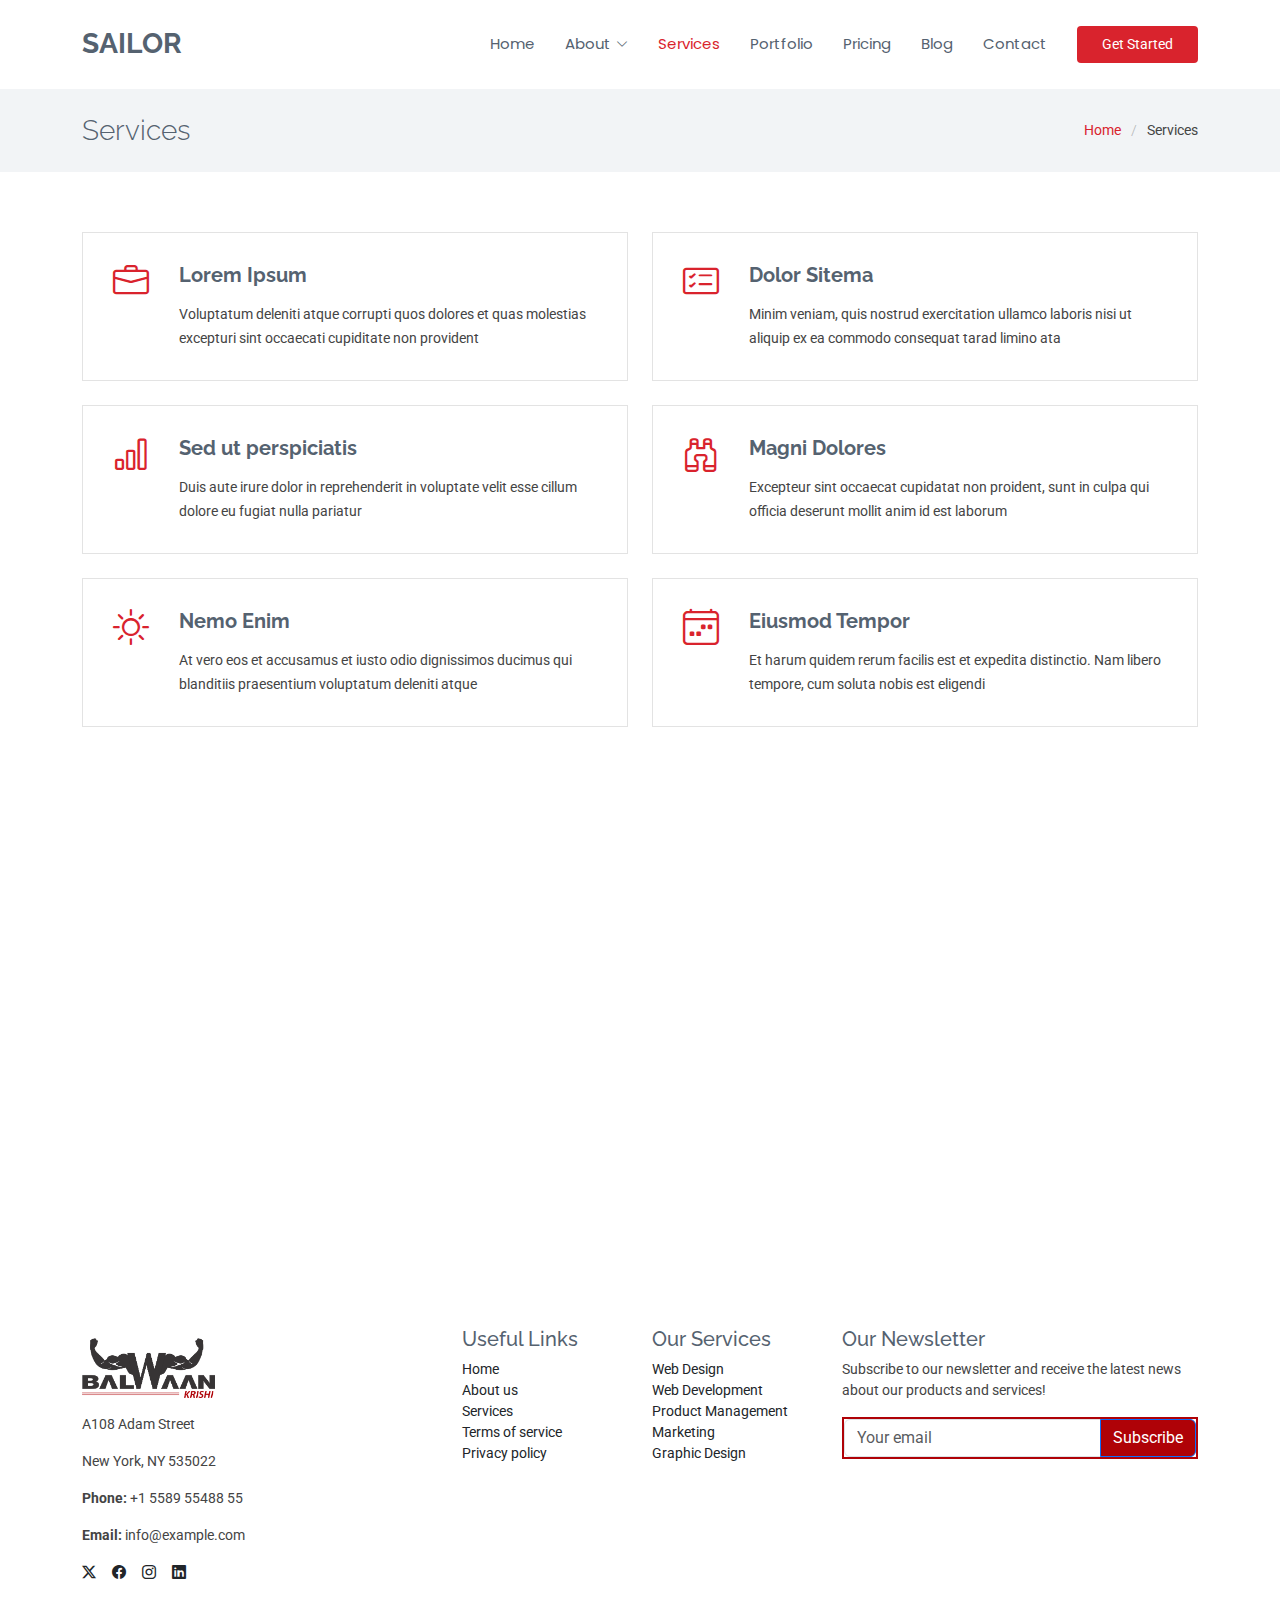
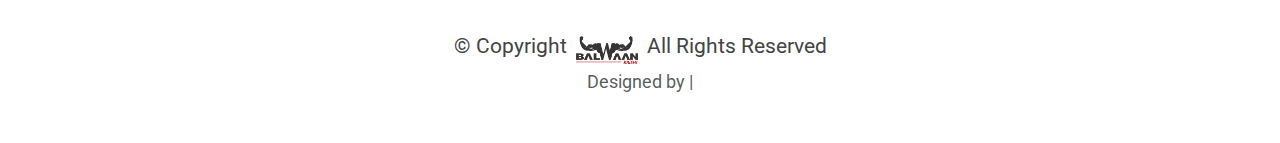
<file: services.html>
<!DOCTYPE html>
<html lang="en">

<head>
  <meta charset="utf-8">
  <meta content="width=device-width, initial-scale=1.0" name="viewport">
  <title>Services - Sailor Bootstrap Template</title>
  <meta name="description" content="">
  <meta name="keywords" content="">

  <!-- Favicons -->
  <link href="assets/img/favicon.png" rel="icon">
  <link href="assets/img/apple-touch-icon.png" rel="apple-touch-icon">

  <!-- Fonts -->
  <link href="https://fonts.googleapis.com" rel="preconnect">
  <link href="https://fonts.gstatic.com" rel="preconnect" crossorigin>
  <link href="https://fonts.googleapis.com/css2?family=Roboto:ital,wght@0,100;0,300;0,400;0,500;0,700;0,900;1,100;1,300;1,400;1,500;1,700;1,900&family=Poppins:ital,wght@0,100;0,200;0,300;0,400;0,500;0,600;0,700;0,800;0,900;1,100;1,200;1,300;1,400;1,500;1,600;1,700;1,800;1,900&family=Raleway:ital,wght@0,100;0,200;0,300;0,400;0,500;0,600;0,700;0,800;0,900;1,100;1,200;1,300;1,400;1,500;1,600;1,700;1,800;1,900&display=swap" rel="stylesheet">

  <!-- Vendor CSS Files -->
  <link href="assets/vendor/bootstrap/css/bootstrap.min.css" rel="stylesheet">
  <link href="assets/vendor/bootstrap-icons/bootstrap-icons.css" rel="stylesheet">
  <link href="assets/vendor/aos/aos.css" rel="stylesheet">
  <link href="assets/vendor/glightbox/css/glightbox.min.css" rel="stylesheet">
  <link href="assets/vendor/swiper/swiper-bundle.min.css" rel="stylesheet">

  <!-- Main CSS File -->
  <link href="assets/css/main.css" rel="stylesheet">


</head>

<body class="services-page">

  <header id="header" class="header d-flex align-items-center sticky-top">
    <div class="container-fluid container-xl position-relative d-flex align-items-center">

      <a href="index.html" class="logo d-flex align-items-center me-auto">
        <!-- Uncomment the line below if you also wish to use an image logo -->
        <!-- <img src="assets/img/logo.png" alt=""> -->
        <h1 class="sitename">Sailor</h1>
      </a>

      <nav id="navmenu" class="navmenu">
        <ul>
          <li><a href="#hero">Home</a></li>
          <li class="dropdown"><a href="about.html"><span>About</span> <i class="bi bi-chevron-down toggle-dropdown"></i></a>
            <ul>
              <li><a href="team.html">Team</a></li>
              <li><a href="testimonials.html">Testimonials</a></li>
              <li class="dropdown"><a href="#"><span>Deep Dropdown</span> <i class="bi bi-chevron-down toggle-dropdown"></i></a>
                <ul>
                  <li><a href="#">Deep Dropdown 1</a></li>
                  <li><a href="#">Deep Dropdown 2</a></li>
                  <li><a href="#">Deep Dropdown 3</a></li>
                  <li><a href="#">Deep Dropdown 4</a></li>
                  <li><a href="#">Deep Dropdown 5</a></li>
                </ul>
              </li>
            </ul>
          </li>
          <li><a href="services.html" class="active">Services</a></li>
          <li><a href="portfolio.html">Portfolio</a></li>
          <li><a href="pricing.html">Pricing</a></li>
          <li><a href="blog.html">Blog</a></li>
          <li><a href="contact.html">Contact</a></li>
        </ul>
        <i class="mobile-nav-toggle d-xl-none bi bi-list"></i>
      </nav>

      <a class="btn-getstarted" href="about.html">Get Started</a>

    </div>
  </header>

  <main class="main">

    <!-- Page Title -->
    <div class="page-title light-background">
      <div class="container d-lg-flex justify-content-between align-items-center">
        <h1 class="mb-2 mb-lg-0">Services</h1>
        <nav class="breadcrumbs">
          <ol>
            <li><a href="index.html">Home</a></li>
            <li class="current">Services</li>
          </ol>
        </nav>
      </div>
    </div><!-- End Page Title -->

    <!-- Services Section -->
    <section id="services" class="services section">

      <div class="container">

        <div class="row gy-4">

          <div class="col-md-6" data-aos="fade-up" data-aos-delay="100">
            <div class="service-item d-flex position-relative h-100">
              <i class="bi bi-briefcase icon flex-shrink-0"></i>
              <div>
                <h4 class="title"><a href="#" class="stretched-link">Lorem Ipsum</a></h4>
                <p class="description">Voluptatum deleniti atque corrupti quos dolores et quas molestias excepturi sint occaecati cupiditate non provident</p>
              </div>
            </div>
          </div><!-- End Service Item -->

          <div class="col-md-6" data-aos="fade-up" data-aos-delay="200">
            <div class="service-item d-flex position-relative h-100">
              <i class="bi bi-card-checklist icon flex-shrink-0"></i>
              <div>
                <h4 class="title"><a href="#" class="stretched-link">Dolor Sitema</a></h4>
                <p class="description">Minim veniam, quis nostrud exercitation ullamco laboris nisi ut aliquip ex ea commodo consequat tarad limino ata</p>
              </div>
            </div>
          </div><!-- End Service Item -->

          <div class="col-md-6" data-aos="fade-up" data-aos-delay="300">
            <div class="service-item d-flex position-relative h-100">
              <i class="bi bi-bar-chart icon flex-shrink-0"></i>
              <div>
                <h4 class="title"><a href="#" class="stretched-link">Sed ut perspiciatis</a></h4>
                <p class="description">Duis aute irure dolor in reprehenderit in voluptate velit esse cillum dolore eu fugiat nulla pariatur</p>
              </div>
            </div>
          </div><!-- End Service Item -->

          <div class="col-md-6" data-aos="fade-up" data-aos-delay="400">
            <div class="service-item d-flex position-relative h-100">
              <i class="bi bi-binoculars icon flex-shrink-0"></i>
              <div>
                <h4 class="title"><a href="#" class="stretched-link">Magni Dolores</a></h4>
                <p class="description">Excepteur sint occaecat cupidatat non proident, sunt in culpa qui officia deserunt mollit anim id est laborum</p>
              </div>
            </div>
          </div><!-- End Service Item -->

          <div class="col-md-6" data-aos="fade-up" data-aos-delay="500">
            <div class="service-item d-flex position-relative h-100">
              <i class="bi bi-brightness-high icon flex-shrink-0"></i>
              <div>
                <h4 class="title"><a href="#" class="stretched-link">Nemo Enim</a></h4>
                <p class="description">At vero eos et accusamus et iusto odio dignissimos ducimus qui blanditiis praesentium voluptatum deleniti atque</p>
              </div>
            </div>
          </div><!-- End Service Item -->

          <div class="col-md-6" data-aos="fade-up" data-aos-delay="600">
            <div class="service-item d-flex position-relative h-100">
              <i class="bi bi-calendar4-week icon flex-shrink-0"></i>
              <div>
                <h4 class="title"><a href="#" class="stretched-link">Eiusmod Tempor</a></h4>
                <p class="description">Et harum quidem rerum facilis est et expedita distinctio. Nam libero tempore, cum soluta nobis est eligendi</p>
              </div>
            </div>
          </div><!-- End Service Item -->

        </div>

      </div>

    </section><!-- /Services Section -->

    <!-- Features Section -->
    <section id="features" class="features section">

      <!-- Section Title -->
      <div class="container section-title" data-aos="fade-up">
        <h2>Features</h2>
        <p>Check Our Features<br></p>
      </div><!-- End Section Title -->

      <div class="container" data-aos="fade-up" data-aos-delay="100">

        <div class="row">
          <div class="col-lg-3">
            <ul class="nav nav-tabs flex-column">
              <li class="nav-item">
                <a class="nav-link active show" data-bs-toggle="tab" href="#features-tab-1">Modi sit est</a>
              </li>
              <li class="nav-item">
                <a class="nav-link" data-bs-toggle="tab" href="#features-tab-2">Unde praesentium sed</a>
              </li>
              <li class="nav-item">
                <a class="nav-link" data-bs-toggle="tab" href="#features-tab-3">Pariatur explicabo vel</a>
              </li>
              <li class="nav-item">
                <a class="nav-link" data-bs-toggle="tab" href="#features-tab-4">Nostrum qui quasi</a>
              </li>
              <li class="nav-item">
                <a class="nav-link" data-bs-toggle="tab" href="#features-tab-5">Iusto ut expedita aut</a>
              </li>
            </ul>
          </div>
          <div class="col-lg-9 mt-4 mt-lg-0">
            <div class="tab-content">
              <div class="tab-pane active show" id="features-tab-1">
                <div class="row">
                  <div class="col-lg-8 details order-2 order-lg-1">
                    <h3>Architecto ut aperiam autem id</h3>
                    <p class="fst-italic">Qui laudantium consequatur laborum sit qui ad sapiente dila parde sonata raqer a videna mareta paulona marka</p>
                    <p>Et nobis maiores eius. Voluptatibus ut enim blanditiis atque harum sint. Laborum eos ipsum ipsa odit magni. Incidunt hic ut molestiae aut qui. Est repellat minima eveniet eius et quis magni nihil. Consequatur dolorem quaerat quos qui similique accusamus nostrum rem vero</p>
                  </div>
                  <div class="col-lg-4 text-center order-1 order-lg-2">
                    <img src="assets/img/tabs/tab-1.png" alt="" class="img-fluid">
                  </div>
                </div>
              </div>
              <div class="tab-pane" id="features-tab-2">
                <div class="row">
                  <div class="col-lg-8 details order-2 order-lg-1">
                    <h3>Et blanditiis nemo veritatis excepturi</h3>
                    <p class="fst-italic">Qui laudantium consequatur laborum sit qui ad sapiente dila parde sonata raqer a videna mareta paulona marka</p>
                    <p>Ea ipsum voluptatem consequatur quis est. Illum error ullam omnis quia et reiciendis sunt sunt est. Non aliquid repellendus itaque accusamus eius et velit ipsa voluptates. Optio nesciunt eaque beatae accusamus lerode pakto madirna desera vafle de nideran pal</p>
                  </div>
                  <div class="col-lg-4 text-center order-1 order-lg-2">
                    <img src="assets/img/tabs/tab-2.png" alt="" class="img-fluid">
                  </div>
                </div>
              </div>
              <div class="tab-pane" id="features-tab-3">
                <div class="row">
                  <div class="col-lg-8 details order-2 order-lg-1">
                    <h3>Impedit facilis occaecati odio neque aperiam sit</h3>
                    <p class="fst-italic">Eos voluptatibus quo. Odio similique illum id quidem non enim fuga. Qui natus non sunt dicta dolor et. In asperiores velit quaerat perferendis aut</p>
                    <p>Iure officiis odit rerum. Harum sequi eum illum corrupti culpa veritatis quisquam. Neque necessitatibus illo rerum eum ut. Commodi ipsam minima molestiae sed laboriosam a iste odio. Earum odit nesciunt fugiat sit ullam. Soluta et harum voluptatem optio quae</p>
                  </div>
                  <div class="col-lg-4 text-center order-1 order-lg-2">
                    <img src="assets/img/tabs/tab-3.png" alt="" class="img-fluid">
                  </div>
                </div>
              </div>
              <div class="tab-pane" id="features-tab-4">
                <div class="row">
                  <div class="col-lg-8 details order-2 order-lg-1">
                    <h3>Fuga dolores inventore laboriosam ut est accusamus laboriosam dolore</h3>
                    <p class="fst-italic">Totam aperiam accusamus. Repellat consequuntur iure voluptas iure porro quis delectus</p>
                    <p>Eaque consequuntur consequuntur libero expedita in voluptas. Nostrum ipsam necessitatibus aliquam fugiat debitis quis velit. Eum ex maxime error in consequatur corporis atque. Eligendi asperiores sed qui veritatis aperiam quia a laborum inventore</p>
                  </div>
                  <div class="col-lg-4 text-center order-1 order-lg-2">
                    <img src="assets/img/tabs/tab-4.png" alt="" class="img-fluid">
                  </div>
                </div>
              </div>
              <div class="tab-pane" id="features-tab-5">
                <div class="row">
                  <div class="col-lg-8 details order-2 order-lg-1">
                    <h3>Est eveniet ipsam sindera pad rone matrelat sando reda</h3>
                    <p class="fst-italic">Omnis blanditiis saepe eos autem qui sunt debitis porro quia.</p>
                    <p>Exercitationem nostrum omnis. Ut reiciendis repudiandae minus. Omnis recusandae ut non quam ut quod eius qui. Ipsum quia odit vero atque qui quibusdam amet. Occaecati sed est sint aut vitae molestiae voluptate vel</p>
                  </div>
                  <div class="col-lg-4 text-center order-1 order-lg-2">
                    <img src="assets/img/tabs/tab-5.png" alt="" class="img-fluid">
                  </div>
                </div>
              </div>
            </div>
          </div>
        </div>

      </div>

    </section><!-- /Features Section -->

  </main>

 <footer id="footer" class="footer bg-white py-5">
    <div class="container">
      <div class="row gy-4">
        <!-- About Section -->
        <div class="col-lg-4 col-md-6">
          <a href="index.html" class="d-flex align-items-center mb-3">
            <img src="assets/logo_header.png" alt="Logo" style="width: 133px; background: white;">
          </a>
          <div>
            <p>A108 Adam Street</p>
            <p>New York, NY 535022</p>
            <p class="mt-3"><strong>Phone:</strong> +1 5589 55488 55</p>
            <p><strong>Email:</strong> info@example.com</p>
          </div>
          <div class="d-flex mt-3 gap-3">
            <a href="#" class="text-dark"><i class="bi bi-twitter-x"></i></a>
            <a href="#" class="text-dark"><i class="bi bi-facebook"></i></a>
            <a href="#" class="text-dark"><i class="bi bi-instagram"></i></a>
            <a href="#" class="text-dark"><i class="bi bi-linkedin"></i></a>
          </div>
        </div>

        <!-- Useful Links -->
        <div class="col-lg-2 col-md-3 col-sm-6">
          <h5>Useful Links</h5>
          <ul class="list-unstyled">
            <li><a href="#" class="text-dark text-decoration-none">Home</a></li>
            <li><a href="#" class="text-dark text-decoration-none">About us</a></li>
            <li><a href="#" class="text-dark text-decoration-none">Services</a></li>
            <li><a href="#" class="text-dark text-decoration-none">Terms of service</a></li>
            <li><a href="#" class="text-dark text-decoration-none">Privacy policy</a></li>
          </ul>
        </div>

        <!-- Our Services -->
        <div class="col-lg-2 col-md-3 col-sm-6">
          <h5>Our Services</h5>
          <ul class="list-unstyled">
            <li><a href="#" class="text-dark text-decoration-none">Web Design</a></li>
            <li><a href="#" class="text-dark text-decoration-none">Web Development</a></li>
            <li><a href="#" class="text-dark text-decoration-none">Product Management</a></li>
            <li><a href="#" class="text-dark text-decoration-none">Marketing</a></li>
            <li><a href="#" class="text-dark text-decoration-none">Graphic Design</a></li>
          </ul>
        </div>

        <!-- Newsletter -->
        <div class="col-lg-4 col-md-12">
          <h5>Our Newsletter</h5>
          <p>Subscribe to our newsletter and receive the latest news about our products and services!</p>
          <form action="forms/newsletter.php" method="post" class="php-email-form">
            <div class="input-group mb-3">
              <input type="email" class="form-control" name="email" placeholder="Your email" required>
              <button class="btn btn-primary" type="submit">Subscribe</button>
            </div>
            <div class="loading">Loading</div>
            <div class="error-message text-danger"></div>
            <div class="sent-message text-success">Your subscription request has been sent. Thank you!</div>
          </form>
        </div>
      </div>

      <!-- Copyright -->
      <div class="text-center mt-5">
        <p class="mb-1">&copy; <span>Copyright</span>
          <strong class="px-1">
            <img src="assets/logo_header.png" alt="Logo" style="width: 62px;">
          </strong>
          <span>All Rights Reserved</span>
        </p>
        <div class="small text-muted">
          Designed by <a href="" class="text-decoration-none"></a> |
         
        </div>
      </div>
    </div>
  </footer>
  <!-- Scroll Top -->
  <a href="#" id="scroll-top" class="scroll-top d-flex align-items-center justify-content-center"><i class="bi bi-arrow-up-short"></i></a>
  <!-- Preloader -->
  <div id="preloader"></div>
  <!-- Vendor JS Files -->
  <script src="assets/vendor/bootstrap/js/bootstrap.bundle.min.js"></script>
  <script src="assets/vendor/php-email-form/validate.js"></script>
  <script src="assets/vendor/aos/aos.js"></script>
  <script src="assets/vendor/glightbox/js/glightbox.min.js"></script>
  <script src="assets/vendor/imagesloaded/imagesloaded.pkgd.min.js"></script>
  <script src="assets/vendor/isotope-layout/isotope.pkgd.min.js"></script>
  <script src="assets/vendor/purecounter/purecounter_vanilla.js"></script>
  <script src="assets/vendor/waypoints/noframework.waypoints.js"></script>
  <script src="assets/vendor/swiper/swiper-bundle.min.js"></script>

  <!-- Main JS File -->
  <script src="assets/js/main.js"></script>

</body>

</html>
</file>
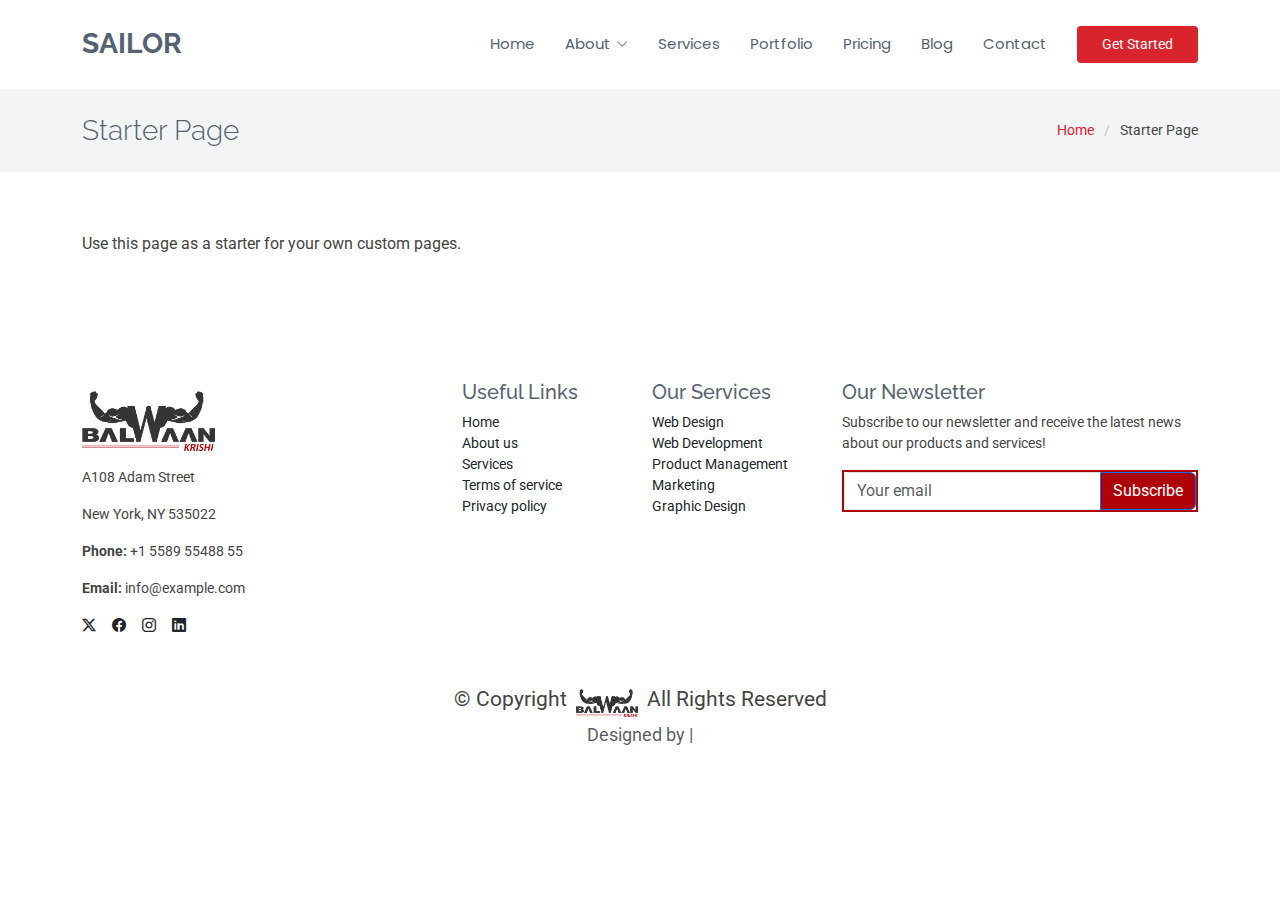
<file: starter-page.html>
<!DOCTYPE html>
<html lang="en">

<head>
  <meta charset="utf-8">
  <meta content="width=device-width, initial-scale=1.0" name="viewport">
  <title>Starter Page - Sailor Bootstrap Template</title>
  <meta name="description" content="">
  <meta name="keywords" content="">

  <!-- Favicons -->
  <link href="assets/img/favicon.png" rel="icon">
  <link href="assets/img/apple-touch-icon.png" rel="apple-touch-icon">

  <!-- Fonts -->
  <link href="https://fonts.googleapis.com" rel="preconnect">
  <link href="https://fonts.gstatic.com" rel="preconnect" crossorigin>
  <link href="https://fonts.googleapis.com/css2?family=Roboto:ital,wght@0,100;0,300;0,400;0,500;0,700;0,900;1,100;1,300;1,400;1,500;1,700;1,900&family=Poppins:ital,wght@0,100;0,200;0,300;0,400;0,500;0,600;0,700;0,800;0,900;1,100;1,200;1,300;1,400;1,500;1,600;1,700;1,800;1,900&family=Raleway:ital,wght@0,100;0,200;0,300;0,400;0,500;0,600;0,700;0,800;0,900;1,100;1,200;1,300;1,400;1,500;1,600;1,700;1,800;1,900&display=swap" rel="stylesheet">

  <!-- Vendor CSS Files -->
  <link href="assets/vendor/bootstrap/css/bootstrap.min.css" rel="stylesheet">
  <link href="assets/vendor/bootstrap-icons/bootstrap-icons.css" rel="stylesheet">
  <link href="assets/vendor/aos/aos.css" rel="stylesheet">
  <link href="assets/vendor/glightbox/css/glightbox.min.css" rel="stylesheet">
  <link href="assets/vendor/swiper/swiper-bundle.min.css" rel="stylesheet">

  <!-- Main CSS File -->
  <link href="assets/css/main.css" rel="stylesheet">

</head>

<body class="starter-page-page">

  <header id="header" class="header d-flex align-items-center sticky-top">
    <div class="container-fluid container-xl position-relative d-flex align-items-center">

      <a href="index.html" class="logo d-flex align-items-center me-auto">
        <!-- Uncomment the line below if you also wish to use an image logo -->
        <!-- <img src="assets/img/logo.png" alt=""> -->
        <h1 class="sitename">Sailor</h1>
      </a>

      <nav id="navmenu" class="navmenu">
        <ul>
          <li><a href="#hero">Home</a></li>
          <li class="dropdown"><a href="about.html"><span>About</span> <i class="bi bi-chevron-down toggle-dropdown"></i></a>
            <ul>
              <li><a href="team.html">Team</a></li>
              <li><a href="testimonials.html">Testimonials</a></li>
              <li class="dropdown"><a href="#"><span>Deep Dropdown</span> <i class="bi bi-chevron-down toggle-dropdown"></i></a>
                <ul>
                  <li><a href="#">Deep Dropdown 1</a></li>
                  <li><a href="#">Deep Dropdown 2</a></li>
                  <li><a href="#">Deep Dropdown 3</a></li>
                  <li><a href="#">Deep Dropdown 4</a></li>
                  <li><a href="#">Deep Dropdown 5</a></li>
                </ul>
              </li>
            </ul>
          </li>
          <li><a href="services.html">Services</a></li>
          <li><a href="portfolio.html">Portfolio</a></li>
          <li><a href="pricing.html">Pricing</a></li>
          <li><a href="blog.html">Blog</a></li>
          <li><a href="contact.html">Contact</a></li>
        </ul>
        <i class="mobile-nav-toggle d-xl-none bi bi-list"></i>
      </nav>

      <a class="btn-getstarted" href="about.html">Get Started</a>

    </div>
  </header>

  <main class="main">

    <!-- Page Title -->
    <div class="page-title light-background">
      <div class="container d-lg-flex justify-content-between align-items-center">
        <h1 class="mb-2 mb-lg-0">Starter Page</h1>
        <nav class="breadcrumbs">
          <ol>
            <li><a href="index.html">Home</a></li>
            <li class="current">Starter Page</li>
          </ol>
        </nav>
      </div>
    </div><!-- End Page Title -->

    <!-- Starter Section Section -->
    <section id="starter-section" class="starter-section section">

      <div class="container" data-aos="fade-up">
        <p>Use this page as a starter for your own custom pages.</p>
      </div>

    </section><!-- /Starter Section Section -->

  </main>
 <footer id="footer" class="footer bg-white py-5">
    <div class="container">
      <div class="row gy-4">
        <!-- About Section -->
        <div class="col-lg-4 col-md-6">
          <a href="index.html" class="d-flex align-items-center mb-3">
            <img src="assets/logo_header.png" alt="Logo" style="width: 133px; background: white;">
          </a>
          <div>
            <p>A108 Adam Street</p>
            <p>New York, NY 535022</p>
            <p class="mt-3"><strong>Phone:</strong> +1 5589 55488 55</p>
            <p><strong>Email:</strong> info@example.com</p>
          </div>
          <div class="d-flex mt-3 gap-3">
            <a href="#" class="text-dark"><i class="bi bi-twitter-x"></i></a>
            <a href="#" class="text-dark"><i class="bi bi-facebook"></i></a>
            <a href="#" class="text-dark"><i class="bi bi-instagram"></i></a>
            <a href="#" class="text-dark"><i class="bi bi-linkedin"></i></a>
          </div>
        </div>

        <!-- Useful Links -->
        <div class="col-lg-2 col-md-3 col-sm-6">
          <h5>Useful Links</h5>
          <ul class="list-unstyled">
            <li><a href="#" class="text-dark text-decoration-none">Home</a></li>
            <li><a href="#" class="text-dark text-decoration-none">About us</a></li>
            <li><a href="#" class="text-dark text-decoration-none">Services</a></li>
            <li><a href="#" class="text-dark text-decoration-none">Terms of service</a></li>
            <li><a href="#" class="text-dark text-decoration-none">Privacy policy</a></li>
          </ul>
        </div>

        <!-- Our Services -->
        <div class="col-lg-2 col-md-3 col-sm-6">
          <h5>Our Services</h5>
          <ul class="list-unstyled">
            <li><a href="#" class="text-dark text-decoration-none">Web Design</a></li>
            <li><a href="#" class="text-dark text-decoration-none">Web Development</a></li>
            <li><a href="#" class="text-dark text-decoration-none">Product Management</a></li>
            <li><a href="#" class="text-dark text-decoration-none">Marketing</a></li>
            <li><a href="#" class="text-dark text-decoration-none">Graphic Design</a></li>
          </ul>
        </div>

        <!-- Newsletter -->
        <div class="col-lg-4 col-md-12">
          <h5>Our Newsletter</h5>
          <p>Subscribe to our newsletter and receive the latest news about our products and services!</p>
          <form action="forms/newsletter.php" method="post" class="php-email-form">
            <div class="input-group mb-3">
              <input type="email" class="form-control" name="email" placeholder="Your email" required>
              <button class="btn btn-primary" type="submit">Subscribe</button>
            </div>
            <div class="loading">Loading</div>
            <div class="error-message text-danger"></div>
            <div class="sent-message text-success">Your subscription request has been sent. Thank you!</div>
          </form>
        </div>
      </div>

      <!-- Copyright -->
      <div class="text-center mt-5">
        <p class="mb-1">&copy; <span>Copyright</span>
          <strong class="px-1">
            <img src="assets/logo_header.png" alt="Logo" style="width: 62px;">
          </strong>
          <span>All Rights Reserved</span>
        </p>
        <div class="small text-muted">
          Designed by <a href="" class="text-decoration-none"></a> |
         
        </div>
      </div>
    </div>
  </footer>
  <!-- Scroll Top -->
  <a href="#" id="scroll-top" class="scroll-top d-flex align-items-center justify-content-center"><i class="bi bi-arrow-up-short"></i></a>
  <!-- Preloader -->
  <div id="preloader"></div>
  <!-- Vendor JS Files -->
  <script src="assets/vendor/bootstrap/js/bootstrap.bundle.min.js"></script>
  <script src="assets/vendor/php-email-form/validate.js"></script>
  <script src="assets/vendor/aos/aos.js"></script>
  <script src="assets/vendor/glightbox/js/glightbox.min.js"></script>
  <script src="assets/vendor/imagesloaded/imagesloaded.pkgd.min.js"></script>
  <script src="assets/vendor/isotope-layout/isotope.pkgd.min.js"></script>
  <script src="assets/vendor/purecounter/purecounter_vanilla.js"></script>
  <script src="assets/vendor/waypoints/noframework.waypoints.js"></script>
  <script src="assets/vendor/swiper/swiper-bundle.min.js"></script>

  <!-- Main JS File -->
  <script src="assets/js/main.js"></script>

</body>

</html>
</file>
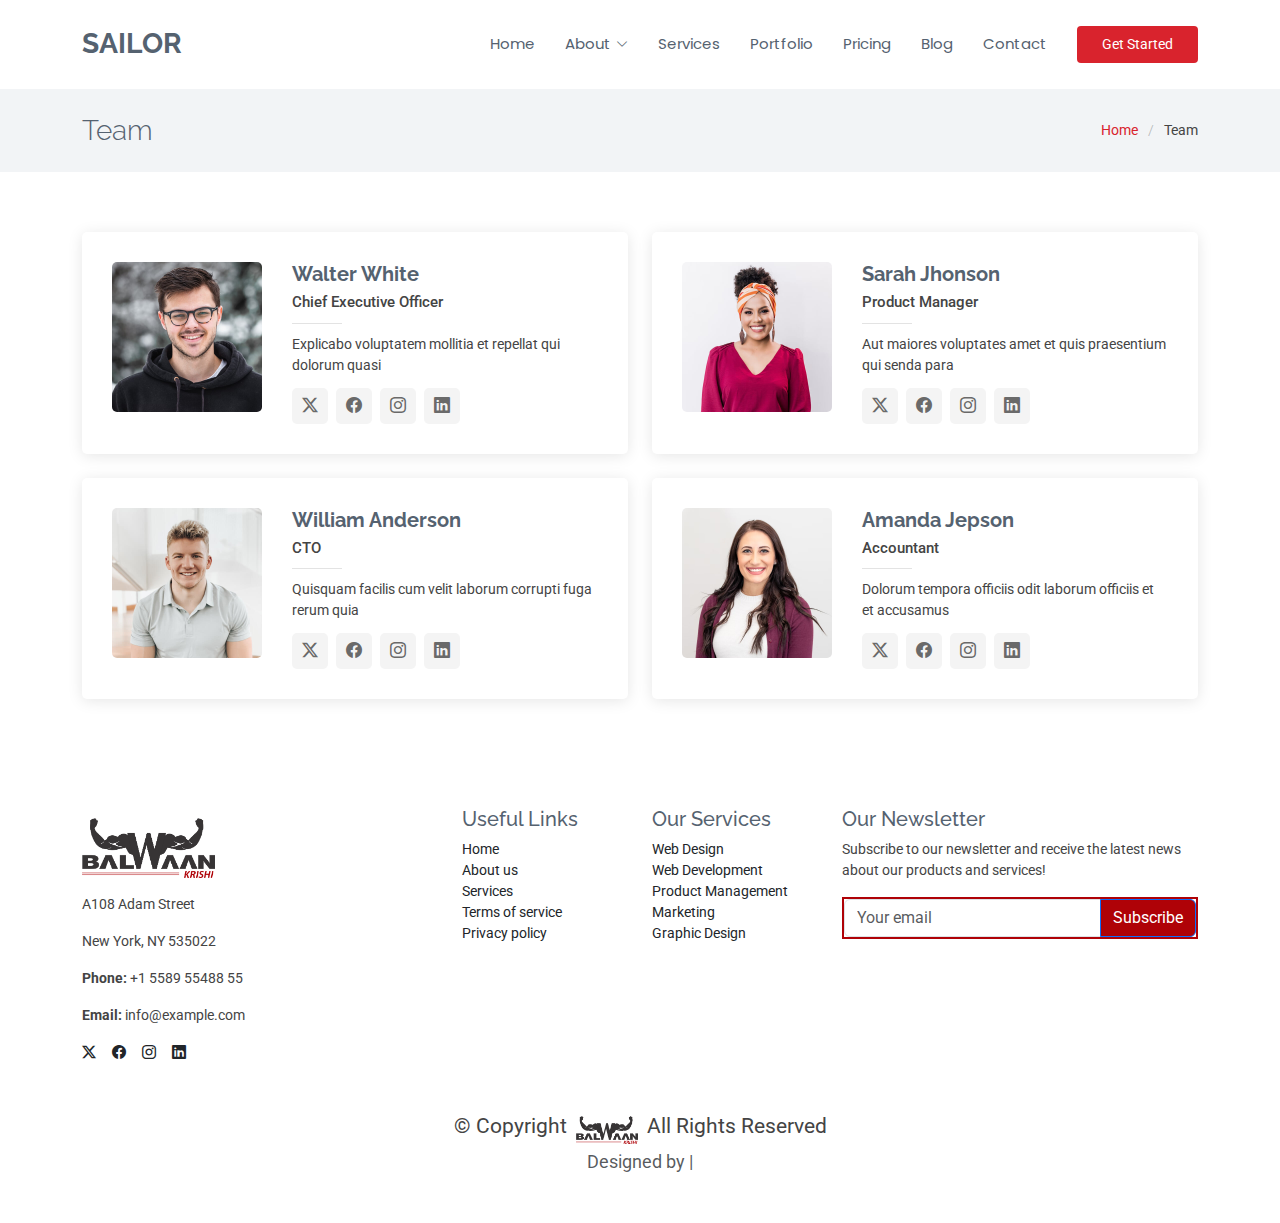
<file: team.html>
<!DOCTYPE html>
<html lang="en">

<head>
  <meta charset="utf-8">
  <meta content="width=device-width, initial-scale=1.0" name="viewport">
  <title>Team - Sailor Bootstrap Template</title>
  <meta name="description" content="">
  <meta name="keywords" content="">

  <!-- Favicons -->
  <link href="assets/img/favicon.png" rel="icon">
  <link href="assets/img/apple-touch-icon.png" rel="apple-touch-icon">

  <!-- Fonts -->
  <link href="https://fonts.googleapis.com" rel="preconnect">
  <link href="https://fonts.gstatic.com" rel="preconnect" crossorigin>
  <link href="https://fonts.googleapis.com/css2?family=Roboto:ital,wght@0,100;0,300;0,400;0,500;0,700;0,900;1,100;1,300;1,400;1,500;1,700;1,900&family=Poppins:ital,wght@0,100;0,200;0,300;0,400;0,500;0,600;0,700;0,800;0,900;1,100;1,200;1,300;1,400;1,500;1,600;1,700;1,800;1,900&family=Raleway:ital,wght@0,100;0,200;0,300;0,400;0,500;0,600;0,700;0,800;0,900;1,100;1,200;1,300;1,400;1,500;1,600;1,700;1,800;1,900&display=swap" rel="stylesheet">

  <!-- Vendor CSS Files -->
  <link href="assets/vendor/bootstrap/css/bootstrap.min.css" rel="stylesheet">
  <link href="assets/vendor/bootstrap-icons/bootstrap-icons.css" rel="stylesheet">
  <link href="assets/vendor/aos/aos.css" rel="stylesheet">
  <link href="assets/vendor/glightbox/css/glightbox.min.css" rel="stylesheet">
  <link href="assets/vendor/swiper/swiper-bundle.min.css" rel="stylesheet">

  <!-- Main CSS File -->
  <link href="assets/css/main.css" rel="stylesheet">

</head>

<body class="team-page">

  <header id="header" class="header d-flex align-items-center sticky-top">
    <div class="container-fluid container-xl position-relative d-flex align-items-center">

      <a href="index.html" class="logo d-flex align-items-center me-auto">
        <!-- Uncomment the line below if you also wish to use an image logo -->
        <!-- <img src="assets/img/logo.png" alt=""> -->
        <h1 class="sitename">Sailor</h1>
      </a>

      <nav id="navmenu" class="navmenu">
        <ul>
          <li><a href="#hero">Home</a></li>
          <li class="dropdown"><a href="about.html"><span>About</span> <i class="bi bi-chevron-down toggle-dropdown"></i></a>
            <ul>
              <li><a href="team.html" class="active">Team</a></li>
              <li><a href="testimonials.html">Testimonials</a></li>
              <li class="dropdown"><a href="#"><span>Deep Dropdown</span> <i class="bi bi-chevron-down toggle-dropdown"></i></a>
                <ul>
                  <li><a href="#">Deep Dropdown 1</a></li>
                  <li><a href="#">Deep Dropdown 2</a></li>
                  <li><a href="#">Deep Dropdown 3</a></li>
                  <li><a href="#">Deep Dropdown 4</a></li>
                  <li><a href="#">Deep Dropdown 5</a></li>
                </ul>
              </li>
            </ul>
          </li>
          <li><a href="services.html">Services</a></li>
          <li><a href="portfolio.html">Portfolio</a></li>
          <li><a href="pricing.html">Pricing</a></li>
          <li><a href="blog.html">Blog</a></li>
          <li><a href="contact.html">Contact</a></li>
        </ul>
        <i class="mobile-nav-toggle d-xl-none bi bi-list"></i>
      </nav>

      <a class="btn-getstarted" href="about.html">Get Started</a>

    </div>
  </header>

  <main class="main">

    <!-- Page Title -->
    <div class="page-title light-background">
      <div class="container d-lg-flex justify-content-between align-items-center">
        <h1 class="mb-2 mb-lg-0">Team</h1>
        <nav class="breadcrumbs">
          <ol>
            <li><a href="index.html">Home</a></li>
            <li class="current">Team</li>
          </ol>
        </nav>
      </div>
    </div><!-- End Page Title -->

    <!-- Team Section -->
    <section id="team" class="team section">

      <div class="container">

        <div class="row gy-4">

          <div class="col-lg-6" data-aos="fade-up" data-aos-delay="100">
            <div class="team-member d-flex align-items-start">
              <div class="pic"><img src="assets/img/team/team-1.jpg" class="img-fluid" alt=""></div>
              <div class="member-info">
                <h4>Walter White</h4>
                <span>Chief Executive Officer</span>
                <p>Explicabo voluptatem mollitia et repellat qui dolorum quasi</p>
                <div class="social">
                  <a href=""><i class="bi bi-twitter-x"></i></a>
                  <a href=""><i class="bi bi-facebook"></i></a>
                  <a href=""><i class="bi bi-instagram"></i></a>
                  <a href=""> <i class="bi bi-linkedin"></i> </a>
                </div>
              </div>
            </div>
          </div><!-- End Team Member -->

          <div class="col-lg-6" data-aos="fade-up" data-aos-delay="200">
            <div class="team-member d-flex align-items-start">
              <div class="pic"><img src="assets/img/team/team-2.jpg" class="img-fluid" alt=""></div>
              <div class="member-info">
                <h4>Sarah Jhonson</h4>
                <span>Product Manager</span>
                <p>Aut maiores voluptates amet et quis praesentium qui senda para</p>
                <div class="social">
                  <a href=""><i class="bi bi-twitter-x"></i></a>
                  <a href=""><i class="bi bi-facebook"></i></a>
                  <a href=""><i class="bi bi-instagram"></i></a>
                  <a href=""> <i class="bi bi-linkedin"></i> </a>
                </div>
              </div>
            </div>
          </div><!-- End Team Member -->

          <div class="col-lg-6" data-aos="fade-up" data-aos-delay="300">
            <div class="team-member d-flex align-items-start">
              <div class="pic"><img src="assets/img/team/team-3.jpg" class="img-fluid" alt=""></div>
              <div class="member-info">
                <h4>William Anderson</h4>
                <span>CTO</span>
                <p>Quisquam facilis cum velit laborum corrupti fuga rerum quia</p>
                <div class="social">
                  <a href=""><i class="bi bi-twitter-x"></i></a>
                  <a href=""><i class="bi bi-facebook"></i></a>
                  <a href=""><i class="bi bi-instagram"></i></a>
                  <a href=""> <i class="bi bi-linkedin"></i> </a>
                </div>
              </div>
            </div>
          </div><!-- End Team Member -->

          <div class="col-lg-6" data-aos="fade-up" data-aos-delay="400">
            <div class="team-member d-flex align-items-start">
              <div class="pic"><img src="assets/img/team/team-4.jpg" class="img-fluid" alt=""></div>
              <div class="member-info">
                <h4>Amanda Jepson</h4>
                <span>Accountant</span>
                <p>Dolorum tempora officiis odit laborum officiis et et accusamus</p>
                <div class="social">
                  <a href=""><i class="bi bi-twitter-x"></i></a>
                  <a href=""><i class="bi bi-facebook"></i></a>
                  <a href=""><i class="bi bi-instagram"></i></a>
                  <a href=""> <i class="bi bi-linkedin"></i> </a>
                </div>
              </div>
            </div>
          </div><!-- End Team Member -->

        </div>

      </div>

    </section><!-- /Team Section -->

  </main>
 <footer id="footer" class="footer bg-white py-5">
    <div class="container">
      <div class="row gy-4">
        <!-- About Section -->
        <div class="col-lg-4 col-md-6">
          <a href="index.html" class="d-flex align-items-center mb-3">
            <img src="assets/logo_header.png" alt="Logo" style="width: 133px; background: white;">
          </a>
          <div>
            <p>A108 Adam Street</p>
            <p>New York, NY 535022</p>
            <p class="mt-3"><strong>Phone:</strong> +1 5589 55488 55</p>
            <p><strong>Email:</strong> info@example.com</p>
          </div>
          <div class="d-flex mt-3 gap-3">
            <a href="#" class="text-dark"><i class="bi bi-twitter-x"></i></a>
            <a href="#" class="text-dark"><i class="bi bi-facebook"></i></a>
            <a href="#" class="text-dark"><i class="bi bi-instagram"></i></a>
            <a href="#" class="text-dark"><i class="bi bi-linkedin"></i></a>
          </div>
        </div>

        <!-- Useful Links -->
        <div class="col-lg-2 col-md-3 col-sm-6">
          <h5>Useful Links</h5>
          <ul class="list-unstyled">
            <li><a href="#" class="text-dark text-decoration-none">Home</a></li>
            <li><a href="#" class="text-dark text-decoration-none">About us</a></li>
            <li><a href="#" class="text-dark text-decoration-none">Services</a></li>
            <li><a href="#" class="text-dark text-decoration-none">Terms of service</a></li>
            <li><a href="#" class="text-dark text-decoration-none">Privacy policy</a></li>
          </ul>
        </div>

        <!-- Our Services -->
        <div class="col-lg-2 col-md-3 col-sm-6">
          <h5>Our Services</h5>
          <ul class="list-unstyled">
            <li><a href="#" class="text-dark text-decoration-none">Web Design</a></li>
            <li><a href="#" class="text-dark text-decoration-none">Web Development</a></li>
            <li><a href="#" class="text-dark text-decoration-none">Product Management</a></li>
            <li><a href="#" class="text-dark text-decoration-none">Marketing</a></li>
            <li><a href="#" class="text-dark text-decoration-none">Graphic Design</a></li>
          </ul>
        </div>

        <!-- Newsletter -->
        <div class="col-lg-4 col-md-12">
          <h5>Our Newsletter</h5>
          <p>Subscribe to our newsletter and receive the latest news about our products and services!</p>
          <form action="forms/newsletter.php" method="post" class="php-email-form">
            <div class="input-group mb-3">
              <input type="email" class="form-control" name="email" placeholder="Your email" required>
              <button class="btn btn-primary" type="submit">Subscribe</button>
            </div>
            <div class="loading">Loading</div>
            <div class="error-message text-danger"></div>
            <div class="sent-message text-success">Your subscription request has been sent. Thank you!</div>
          </form>
        </div>
      </div>

      <!-- Copyright -->
      <div class="text-center mt-5">
        <p class="mb-1">&copy; <span>Copyright</span>
          <strong class="px-1">
            <img src="assets/logo_header.png" alt="Logo" style="width: 62px;">
          </strong>
          <span>All Rights Reserved</span>
        </p>
        <div class="small text-muted">
          Designed by <a href="" class="text-decoration-none"></a> |
         
        </div>
      </div>
    </div>
  </footer>
  <!-- Scroll Top -->
  <a href="#" id="scroll-top" class="scroll-top d-flex align-items-center justify-content-center"><i class="bi bi-arrow-up-short"></i></a>
  <!-- Preloader -->
  <div id="preloader"></div>
  <!-- Vendor JS Files -->
  <script src="assets/vendor/bootstrap/js/bootstrap.bundle.min.js"></script>
  <script src="assets/vendor/php-email-form/validate.js"></script>
  <script src="assets/vendor/aos/aos.js"></script>
  <script src="assets/vendor/glightbox/js/glightbox.min.js"></script>
  <script src="assets/vendor/imagesloaded/imagesloaded.pkgd.min.js"></script>
  <script src="assets/vendor/isotope-layout/isotope.pkgd.min.js"></script>
  <script src="assets/vendor/purecounter/purecounter_vanilla.js"></script>
  <script src="assets/vendor/waypoints/noframework.waypoints.js"></script>
  <script src="assets/vendor/swiper/swiper-bundle.min.js"></script>

  <!-- Main JS File -->
  <script src="assets/js/main.js"></script>

</body>

</html>
</file>
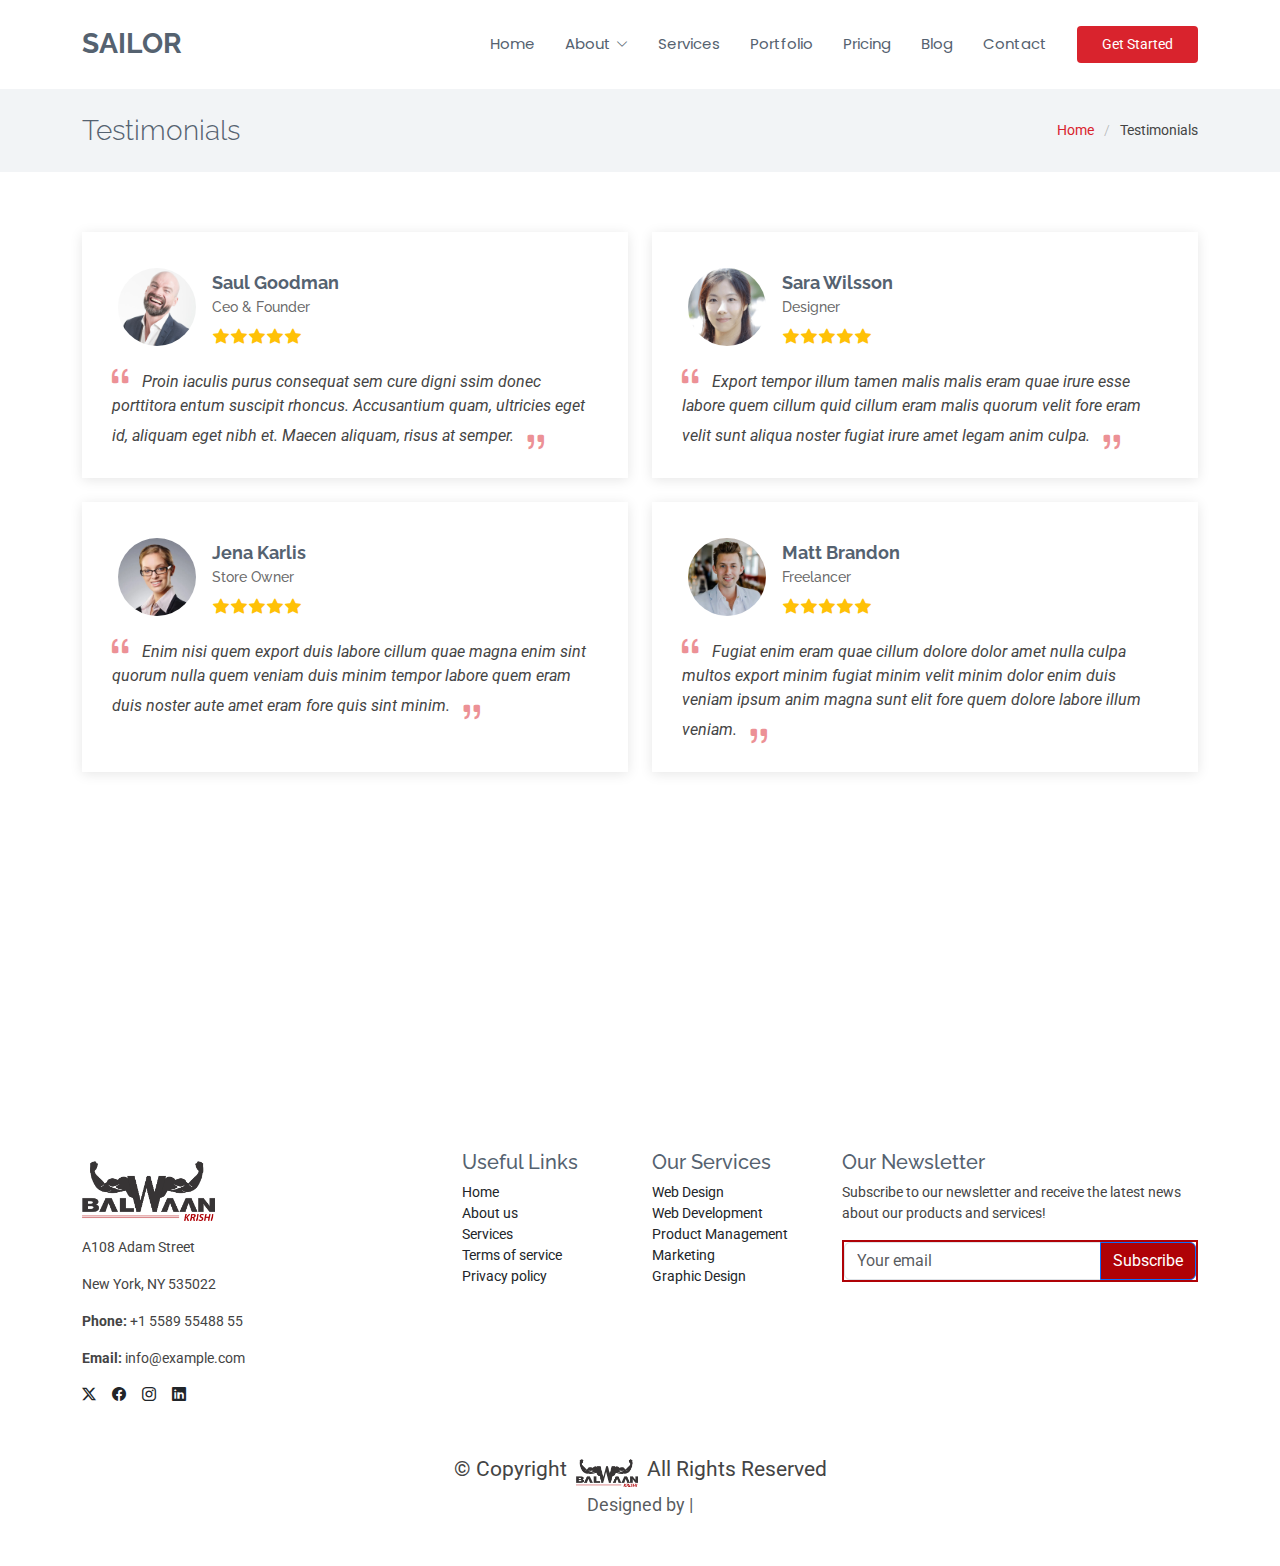
<file: testimonials.html>
<!DOCTYPE html>
<html lang="en">

<head>
  <meta charset="utf-8">
  <meta content="width=device-width, initial-scale=1.0" name="viewport">
  <title>Testimonials - Sailor Bootstrap Template</title>
  <meta name="description" content="">
  <meta name="keywords" content="">

  <!-- Favicons -->
  <link href="assets/img/favicon.png" rel="icon">
  <link href="assets/img/apple-touch-icon.png" rel="apple-touch-icon">

  <!-- Fonts -->
  <link href="https://fonts.googleapis.com" rel="preconnect">
  <link href="https://fonts.gstatic.com" rel="preconnect" crossorigin>
  <link href="https://fonts.googleapis.com/css2?family=Roboto:ital,wght@0,100;0,300;0,400;0,500;0,700;0,900;1,100;1,300;1,400;1,500;1,700;1,900&family=Poppins:ital,wght@0,100;0,200;0,300;0,400;0,500;0,600;0,700;0,800;0,900;1,100;1,200;1,300;1,400;1,500;1,600;1,700;1,800;1,900&family=Raleway:ital,wght@0,100;0,200;0,300;0,400;0,500;0,600;0,700;0,800;0,900;1,100;1,200;1,300;1,400;1,500;1,600;1,700;1,800;1,900&display=swap" rel="stylesheet">

  <!-- Vendor CSS Files -->
  <link href="assets/vendor/bootstrap/css/bootstrap.min.css" rel="stylesheet">
  <link href="assets/vendor/bootstrap-icons/bootstrap-icons.css" rel="stylesheet">
  <link href="assets/vendor/aos/aos.css" rel="stylesheet">
  <link href="assets/vendor/glightbox/css/glightbox.min.css" rel="stylesheet">
  <link href="assets/vendor/swiper/swiper-bundle.min.css" rel="stylesheet">

  <!-- Main CSS File -->
  <link href="assets/css/main.css" rel="stylesheet">
</head>

<body class="testimonials-page">

  <header id="header" class="header d-flex align-items-center sticky-top">
    <div class="container-fluid container-xl position-relative d-flex align-items-center">

      <a href="index.html" class="logo d-flex align-items-center me-auto">
        <!-- Uncomment the line below if you also wish to use an image logo -->
        <!-- <img src="assets/img/logo.png" alt=""> -->
        <h1 class="sitename">Sailor</h1>
      </a>

      <nav id="navmenu" class="navmenu">
        <ul>
          <li><a href="#hero">Home</a></li>
          <li class="dropdown"><a href="about.html"><span>About</span> <i class="bi bi-chevron-down toggle-dropdown"></i></a>
            <ul>
              <li><a href="team.html">Team</a></li>
              <li><a href="testimonials.html" class="active">Testimonials</a></li>
              <li class="dropdown"><a href="#"><span>Deep Dropdown</span> <i class="bi bi-chevron-down toggle-dropdown"></i></a>
                <ul>
                  <li><a href="#">Deep Dropdown 1</a></li>
                  <li><a href="#">Deep Dropdown 2</a></li>
                  <li><a href="#">Deep Dropdown 3</a></li>
                  <li><a href="#">Deep Dropdown 4</a></li>
                  <li><a href="#">Deep Dropdown 5</a></li>
                </ul>
              </li>
            </ul>
          </li>
          <li><a href="services.html">Services</a></li>
          <li><a href="portfolio.html">Portfolio</a></li>
          <li><a href="pricing.html">Pricing</a></li>
          <li><a href="blog.html">Blog</a></li>
          <li><a href="contact.html">Contact</a></li>
        </ul>
        <i class="mobile-nav-toggle d-xl-none bi bi-list"></i>
      </nav>

      <a class="btn-getstarted" href="about.html">Get Started</a>

    </div>
  </header>

  <main class="main">

    <!-- Page Title -->
    <div class="page-title light-background">
      <div class="container d-lg-flex justify-content-between align-items-center">
        <h1 class="mb-2 mb-lg-0">Testimonials</h1>
        <nav class="breadcrumbs">
          <ol>
            <li><a href="index.html">Home</a></li>
            <li class="current">Testimonials</li>
          </ol>
        </nav>
      </div>
    </div><!-- End Page Title -->

    <!-- Testimonials Section -->
    <section id="testimonials" class="testimonials section">

      <div class="container">

        <div class="row gy-4">

          <div class="col-lg-6" data-aos="fade-up" data-aos-delay="100">
            <div class="testimonial-item">
              <img src="assets/img/testimonials/testimonials-1.jpg" class="testimonial-img" alt="">
              <h3>Saul Goodman</h3>
              <h4>Ceo &amp; Founder</h4>
              <div class="stars">
                <i class="bi bi-star-fill"></i><i class="bi bi-star-fill"></i><i class="bi bi-star-fill"></i><i class="bi bi-star-fill"></i><i class="bi bi-star-fill"></i>
              </div>
              <p>
                <i class="bi bi-quote quote-icon-left"></i>
                <span>Proin iaculis purus consequat sem cure digni ssim donec porttitora entum suscipit rhoncus. Accusantium quam, ultricies eget id, aliquam eget nibh et. Maecen aliquam, risus at semper.</span>
                <i class="bi bi-quote quote-icon-right"></i>
              </p>
            </div>
          </div><!-- End testimonial item -->

          <div class="col-lg-6" data-aos="fade-up" data-aos-delay="200">
            <div class="testimonial-item">
              <img src="assets/img/testimonials/testimonials-2.jpg" class="testimonial-img" alt="">
              <h3>Sara Wilsson</h3>
              <h4>Designer</h4>
              <div class="stars">
                <i class="bi bi-star-fill"></i><i class="bi bi-star-fill"></i><i class="bi bi-star-fill"></i><i class="bi bi-star-fill"></i><i class="bi bi-star-fill"></i>
              </div>
              <p>
                <i class="bi bi-quote quote-icon-left"></i>
                <span>Export tempor illum tamen malis malis eram quae irure esse labore quem cillum quid cillum eram malis quorum velit fore eram velit sunt aliqua noster fugiat irure amet legam anim culpa.</span>
                <i class="bi bi-quote quote-icon-right"></i>
              </p>
            </div>
          </div><!-- End testimonial item -->

          <div class="col-lg-6" data-aos="fade-up" data-aos-delay="300">
            <div class="testimonial-item">
              <img src="assets/img/testimonials/testimonials-3.jpg" class="testimonial-img" alt="">
              <h3>Jena Karlis</h3>
              <h4>Store Owner</h4>
              <div class="stars">
                <i class="bi bi-star-fill"></i><i class="bi bi-star-fill"></i><i class="bi bi-star-fill"></i><i class="bi bi-star-fill"></i><i class="bi bi-star-fill"></i>
              </div>
              <p>
                <i class="bi bi-quote quote-icon-left"></i>
                <span>Enim nisi quem export duis labore cillum quae magna enim sint quorum nulla quem veniam duis minim tempor labore quem eram duis noster aute amet eram fore quis sint minim.</span>
                <i class="bi bi-quote quote-icon-right"></i>
              </p>
            </div>
          </div><!-- End testimonial item -->

          <div class="col-lg-6" data-aos="fade-up" data-aos-delay="400">
            <div class="testimonial-item">
              <img src="assets/img/testimonials/testimonials-4.jpg" class="testimonial-img" alt="">
              <h3>Matt Brandon</h3>
              <h4>Freelancer</h4>
              <div class="stars">
                <i class="bi bi-star-fill"></i><i class="bi bi-star-fill"></i><i class="bi bi-star-fill"></i><i class="bi bi-star-fill"></i><i class="bi bi-star-fill"></i>
              </div>
              <p>
                <i class="bi bi-quote quote-icon-left"></i>
                <span>Fugiat enim eram quae cillum dolore dolor amet nulla culpa multos export minim fugiat minim velit minim dolor enim duis veniam ipsum anim magna sunt elit fore quem dolore labore illum veniam.</span>
                <i class="bi bi-quote quote-icon-right"></i>
              </p>
            </div>
          </div><!-- End testimonial item -->

          <div class="col-lg-6" data-aos="fade-up" data-aos-delay="500">
            <div class="testimonial-item">
              <img src="assets/img/testimonials/testimonials-5.jpg" class="testimonial-img" alt="">
              <h3>John Larson</h3>
              <h4>Entrepreneur</h4>
              <div class="stars">
                <i class="bi bi-star-fill"></i><i class="bi bi-star-fill"></i><i class="bi bi-star-fill"></i><i class="bi bi-star-fill"></i><i class="bi bi-star-fill"></i>
              </div>
              <p>
                <i class="bi bi-quote quote-icon-left"></i>
                <span>Quis quorum aliqua sint quem legam fore sunt eram irure aliqua veniam tempor noster veniam enim culpa labore duis sunt culpa nulla illum cillum fugiat legam esse veniam culpa fore nisi cillum quid.</span>
                <i class="bi bi-quote quote-icon-right"></i>
              </p>
            </div>
          </div><!-- End testimonial item -->

          <div class="col-lg-6" data-aos="fade-up" data-aos-delay="600">
            <div class="testimonial-item">
              <img src="assets/img/testimonials/testimonials-6.jpg" class="testimonial-img" alt="">
              <h3>Emily Harison</h3>
              <h4>Store Owner</h4>
              <div class="stars">
                <i class="bi bi-star-fill"></i><i class="bi bi-star-fill"></i><i class="bi bi-star-fill"></i><i class="bi bi-star-fill"></i><i class="bi bi-star-fill"></i>
              </div>
              <p>
                <i class="bi bi-quote quote-icon-left"></i>
                <span>Eius ipsam praesentium dolor quaerat inventore rerum odio. Quos laudantium adipisci eius. Accusamus qui iste cupiditate sed temporibus est aspernatur. Sequi officiis ea et quia quidem.</span>
                <i class="bi bi-quote quote-icon-right"></i>
              </p>
            </div>
          </div><!-- End testimonial item -->

        </div>

      </div>

    </section><!-- /Testimonials Section -->

  </main>

  <footer id="footer" class="footer bg-white py-5">
    <div class="container">
      <div class="row gy-4">
        <!-- About Section -->
        <div class="col-lg-4 col-md-6">
          <a href="index.html" class="d-flex align-items-center mb-3">
            <img src="assets/logo_header.png" alt="Logo" style="width: 133px; background: white;">
          </a>
          <div>
            <p>A108 Adam Street</p>
            <p>New York, NY 535022</p>
            <p class="mt-3"><strong>Phone:</strong> +1 5589 55488 55</p>
            <p><strong>Email:</strong> info@example.com</p>
          </div>
          <div class="d-flex mt-3 gap-3">
            <a href="#" class="text-dark"><i class="bi bi-twitter-x"></i></a>
            <a href="#" class="text-dark"><i class="bi bi-facebook"></i></a>
            <a href="#" class="text-dark"><i class="bi bi-instagram"></i></a>
            <a href="#" class="text-dark"><i class="bi bi-linkedin"></i></a>
          </div>
        </div>

        <!-- Useful Links -->
        <div class="col-lg-2 col-md-3 col-sm-6">
          <h5>Useful Links</h5>
          <ul class="list-unstyled">
            <li><a href="#" class="text-dark text-decoration-none">Home</a></li>
            <li><a href="#" class="text-dark text-decoration-none">About us</a></li>
            <li><a href="#" class="text-dark text-decoration-none">Services</a></li>
            <li><a href="#" class="text-dark text-decoration-none">Terms of service</a></li>
            <li><a href="#" class="text-dark text-decoration-none">Privacy policy</a></li>
          </ul>
        </div>

        <!-- Our Services -->
        <div class="col-lg-2 col-md-3 col-sm-6">
          <h5>Our Services</h5>
          <ul class="list-unstyled">
            <li><a href="#" class="text-dark text-decoration-none">Web Design</a></li>
            <li><a href="#" class="text-dark text-decoration-none">Web Development</a></li>
            <li><a href="#" class="text-dark text-decoration-none">Product Management</a></li>
            <li><a href="#" class="text-dark text-decoration-none">Marketing</a></li>
            <li><a href="#" class="text-dark text-decoration-none">Graphic Design</a></li>
          </ul>
        </div>

        <!-- Newsletter -->
        <div class="col-lg-4 col-md-12">
          <h5>Our Newsletter</h5>
          <p>Subscribe to our newsletter and receive the latest news about our products and services!</p>
          <form action="forms/newsletter.php" method="post" class="php-email-form">
            <div class="input-group mb-3">
              <input type="email" class="form-control" name="email" placeholder="Your email" required>
              <button class="btn btn-primary" type="submit">Subscribe</button>
            </div>
            <div class="loading">Loading</div>
            <div class="error-message text-danger"></div>
            <div class="sent-message text-success">Your subscription request has been sent. Thank you!</div>
          </form>
        </div>
      </div>

      <!-- Copyright -->
      <div class="text-center mt-5">
        <p class="mb-1">&copy; <span>Copyright</span>
          <strong class="px-1">
            <img src="assets/logo_header.png" alt="Logo" style="width: 62px;">
          </strong>
          <span>All Rights Reserved</span>
        </p>
        <div class="small text-muted">
          Designed by <a href="" class="text-decoration-none"></a> |
         
        </div>
      </div>
    </div>
  </footer>
  <!-- Scroll Top -->
  <a href="#" id="scroll-top" class="scroll-top d-flex align-items-center justify-content-center"><i class="bi bi-arrow-up-short"></i></a>
  <!-- Preloader -->
  <div id="preloader"></div>
  <!-- Vendor JS Files -->
  <script src="assets/vendor/bootstrap/js/bootstrap.bundle.min.js"></script>
  <script src="assets/vendor/php-email-form/validate.js"></script>
  <script src="assets/vendor/aos/aos.js"></script>
  <script src="assets/vendor/glightbox/js/glightbox.min.js"></script>
  <script src="assets/vendor/imagesloaded/imagesloaded.pkgd.min.js"></script>
  <script src="assets/vendor/isotope-layout/isotope.pkgd.min.js"></script>
  <script src="assets/vendor/purecounter/purecounter_vanilla.js"></script>
  <script src="assets/vendor/waypoints/noframework.waypoints.js"></script>
  <script src="assets/vendor/swiper/swiper-bundle.min.js"></script>

  <!-- Main JS File -->
  <script src="assets/js/main.js"></script>

</body>

</html>
</file>
<file: assets/css/main.css>
:root {
  --default-font: "Roboto",  system-ui, -apple-system, "Segoe UI", Roboto, "Helvetica Neue", Arial, "Noto Sans", "Liberation Sans", sans-serif, "Apple Color Emoji", "Segoe UI Emoji", "Segoe UI Symbol", "Noto Color Emoji";
  --heading-font: "Raleway",  sans-serif;
  --nav-font: "Poppins",  sans-serif;
}

/* Global Colors - The following color variables are used throughout the website. Updating them here will change the color scheme of the entire website */
:root { 
  --background-color: #ffffff; /* Background color for the entire website, including individual sections */
  --default-color: #444444; /* Default color used for the majority of the text content across the entire website */
  --heading-color: #556270; /* Color for headings, subheadings and title throughout the website */
  --accent-color: #d9232d; /* Accent color that represents your brand on the website. It's used for buttons, links, and other elements that need to stand out */
  --surface-color: #ffffff; /* The surface color is used as a background of boxed elements within sections, such as cards, icon boxes, or other elements that require a visual separation from the global background. */
  --contrast-color: #ffffff; /* Contrast color for text, ensuring readability against backgrounds of accent, heading, or default colors. */
}

/* Nav Menu Colors - The following color variables are used specifically for the navigation menu. They are separate from the global colors to allow for more customization options */
:root {
  --nav-color: #556270;  /* The default color of the main navmenu links */
  --nav-hover-color: #d9232d; /* Applied to main navmenu links when they are hovered over or active */
  --nav-mobile-background-color: #ffffff; /* Used as the background color for mobile navigation menu */
  --nav-dropdown-background-color: #ffffff; /* Used as the background color for dropdown items that appear when hovering over primary navigation items */
  --nav-dropdown-color: #556270; /* Used for navigation links of the dropdown items in the navigation menu. */
  --nav-dropdown-hover-color: #d9232d; /* Similar to --nav-hover-color, this color is applied to dropdown navigation links when they are hovered over. */
}

/* Color Presets - These classes override global colors when applied to any section or element, providing reuse of the sam color scheme. */

.light-background {
  --background-color: #f2f4f6;
  --surface-color: #ffffff;
}

.dark-background {
  --background-color: #3b4654;
  --default-color: #ffffff;
  --heading-color: #ffffff;
  --surface-color: #444e5b;
  --contrast-color: #ffffff;
}

/* Smooth scroll */
:root {
  scroll-behavior: smooth;
}

/*--------------------------------------------------------------
# General Styling & Shared Classes
--------------------------------------------------------------*/
body {
  color: var(--default-color);
  background-color: var(--background-color);
  font-family: var(--default-font);
}

a {
  color: var(--accent-color);
  text-decoration: none;
  transition: 0.3s;
}

a:hover {
  color: color-mix(in srgb, var(--accent-color), transparent 25%);
  text-decoration: none;
}

h1,
h2,
h3,
h4,
h5,
h6 {
  color: var(--heading-color);
  font-family: var(--heading-font);
}

/* PHP Email Form Messages
------------------------------*/
.php-email-form .error-message {
  display: none;
  background: #df1529;
  color: #ffffff;
  text-align: left;
  padding: 15px;
  margin-bottom: 24px;
  font-weight: 600;
}

.php-email-form .sent-message {
  display: none;
  color: #ffffff;
  background: #059652;
  text-align: center;
  padding: 15px;
  margin-bottom: 24px;
  font-weight: 600;
}

.php-email-form .loading {
  display: none;
  background: var(--surface-color);
  text-align: center;
  padding: 15px;
  margin-bottom: 24px;
}

.php-email-form .loading:before {
  content: "";
  display: inline-block;
  border-radius: 50%;
  width: 24px;
  height: 24px;
  margin: 0 10px -6px 0;
  border: 3px solid var(--accent-color);
  border-top-color: var(--surface-color);
  animation: php-email-form-loading 1s linear infinite;
}

@keyframes php-email-form-loading {
  0% {
    transform: rotate(0deg);
  }

  100% {
    transform: rotate(360deg);
  }
}

/*--------------------------------------------------------------
# Global Header
--------------------------------------------------------------*/
.header {
  color: var(--default-color);
  background-color: var(--background-color);
  padding: 15px 0;
  transition: all 0.5s;
  z-index: 997;
}

.header .logo {
  line-height: 1;
}

.header .logo img {
  max-height: 70px;
  margin-right: 8px;
}

.header .logo h1 {
  font-size: 28px;
  margin: 0;
  font-weight: 700;
  color: var(--heading-color);
  text-transform: uppercase;
}

.header .btn-getstarted,
.header .btn-getstarted:focus {
  color: var(--contrast-color);
  background: var(--accent-color);
  font-size: 14px;
  padding: 8px 25px;
  margin: 0 0 0 30px;
  border-radius: 4px;
  transition: 0.3s;
}

.header .btn-getstarted:hover,
.header .btn-getstarted:focus:hover {
  color: var(--contrast-color);
  background: color-mix(in srgb, var(--accent-color), transparent 15%);
}

@media (max-width: 1200px) {
  .header .logo {
    order: 1;
  }

  .header .btn-getstarted {
    order: 2;
    margin: 0 15px 0 0;
    padding: 6px 15px;
  }

  .header .navmenu {
    order: 3;
  }
}

.scrolled .header {
  box-shadow: 0px 0 18px rgba(0, 0, 0, 0.1);
}

/*--------------------------------------------------------------
# Navigation Menu
--------------------------------------------------------------*/
/* Navmenu - Desktop */
@media (min-width: 1200px) {
  .navmenu {
    padding: 0;
  }

  .navmenu ul {
    margin: 0;
    padding: 0;
    display: flex;
    list-style: none;
    align-items: center;
  }

  .navmenu li {
    position: relative;
  }

  .navmenu a,
  .navmenu a:focus {
    color: var(--nav-color);
    padding: 18px 15px;
    font-size: 15px;
    font-family: var(--nav-font);
    font-weight: 400;
    display: flex;
    align-items: center;
    justify-content: space-between;
    white-space: nowrap;
    transition: 0.3s;
  }

  .navmenu a i,
  .navmenu a:focus i {
    font-size: 12px;
    line-height: 0;
    margin-left: 5px;
    transition: 0.3s;
  }

  .navmenu li:last-child a {
    padding-right: 0;
  }

  .navmenu li:hover>a,
  .navmenu .active,
  .navmenu .active:focus {
    color: var(--nav-hover-color);
  }

  .navmenu .dropdown ul {
    margin: 0;
    padding: 10px 0;
    background: var(--nav-dropdown-background-color);
    display: block;
    position: absolute;
    visibility: hidden;
    left: 14px;
    top: 130%;
    opacity: 0;
    transition: 0.3s;
    border-radius: 4px;
    z-index: 99;
    box-shadow: 0px 0px 30px rgba(0, 0, 0, 0.1);
  }

  .navmenu .dropdown ul li {
    min-width: 200px;
  }

  .navmenu .dropdown ul a {
    padding: 10px 20px;
    font-size: 15px;
    text-transform: none;
    color: var(--nav-dropdown-color);
  }

  .navmenu .dropdown ul a i {
    font-size: 12px;
  }

  .navmenu .dropdown ul a:hover,
  .navmenu .dropdown ul .active:hover,
  .navmenu .dropdown ul li:hover>a {
    color: var(--nav-dropdown-hover-color);
  }

  .navmenu .dropdown:hover>ul {
    opacity: 1;
    top: 100%;
    visibility: visible;
  }

  .navmenu .dropdown .dropdown ul {
    top: 0;
    left: -90%;
    visibility: hidden;
  }

  .navmenu .dropdown .dropdown:hover>ul {
    opacity: 1;
    top: 0;
    left: -100%;
    visibility: visible;
  }
}

/* Navmenu - Mobile */
@media (max-width: 1199px) {
  .mobile-nav-toggle {
    color: var(--nav-color);
    font-size: 28px;
    line-height: 0;
    margin-right: 10px;
    cursor: pointer;
    transition: color 0.3s;
  }

  .navmenu {
    padding: 0;
    z-index: 9997;
  }

  .navmenu ul {
    display: none;
    list-style: none;
    position: absolute;
    inset: 60px 20px 20px 20px;
    padding: 10px 0;
    margin: 0;
    border-radius: 6px;
    background-color: var(--nav-mobile-background-color);
    overflow-y: auto;
    transition: 0.3s;
    z-index: 9998;
    box-shadow: 0px 0px 30px rgba(0, 0, 0, 0.1);
  }

  .navmenu a,
  .navmenu a:focus {
    color: var(--nav-dropdown-color);
    padding: 10px 20px;
    font-family: var(--nav-font);
    font-size: 17px;
    font-weight: 500;
    display: flex;
    align-items: center;
    justify-content: space-between;
    white-space: nowrap;
    transition: 0.3s;
  }

  .navmenu a i,
  .navmenu a:focus i {
    font-size: 12px;
    line-height: 0;
    margin-left: 5px;
    width: 30px;
    height: 30px;
    display: flex;
    align-items: center;
    justify-content: center;
    border-radius: 50%;
    transition: 0.3s;
    background-color: color-mix(in srgb, var(--accent-color), transparent 90%);
  }

  .navmenu a i:hover,
  .navmenu a:focus i:hover {
    background-color: var(--accent-color);
    color: var(--contrast-color);
  }

  .navmenu a:hover,
  .navmenu .active,
  .navmenu .active:focus {
    color: var(--nav-dropdown-hover-color);
  }

  .navmenu .active i,
  .navmenu .active:focus i {
    background-color: var(--accent-color);
    color: var(--contrast-color);
    transform: rotate(180deg);
  }

  .navmenu .dropdown ul {
    position: static;
    display: none;
    z-index: 99;
    padding: 10px 0;
    margin: 10px 20px;
    background-color: var(--nav-dropdown-background-color);
    border: 1px solid color-mix(in srgb, var(--default-color), transparent 90%);
    box-shadow: none;
    transition: all 0.5s ease-in-out;
  }

  .navmenu .dropdown ul ul {
    background-color: rgba(33, 37, 41, 0.1);
  }

  .navmenu .dropdown>.dropdown-active {
    display: block;
    background-color: rgba(33, 37, 41, 0.03);
  }

  .mobile-nav-active {
    overflow: hidden;
  }

  .mobile-nav-active .mobile-nav-toggle {
    color: #fff;
    position: absolute;
    font-size: 32px;
    top: 15px;
    right: 15px;
    margin-right: 0;
    z-index: 9999;
  }

  .mobile-nav-active .navmenu {
    position: fixed;
    overflow: hidden;
    inset: 0;
    background: rgba(33, 37, 41, 0.8);
    transition: 0.3s;
  }

  .mobile-nav-active .navmenu>ul {
    display: block;
  }
}

/*--------------------------------------------------------------
# Global Footer
--------------------------------------------------------------*/
.footer {
  color: var(--default-color);
  background-color: var(--background-color);
  font-size: 14px;
  position: relative;
}

.footer .footer-top {
  padding-top: 50px;
  border-top: 1px solid color-mix(in srgb, var(--default-color), transparent 90%);
}

.footer .footer-about .logo {
  line-height: 1;
  margin-bottom: 25px;
}

.footer .footer-about .logo img {
  max-height: 40px;
  margin-right: 6px;
}

.footer .footer-about .logo span {
  font-size: 26px;
  font-weight: 700;
  letter-spacing: 1px;
  font-family: var(--heading-font);
  color: var(--heading-color);
}

.footer .footer-about p {
  font-size: 14px;
  font-family: var(--heading-font);
}

.footer .social-links a {
  display: flex;
  align-items: center;
  justify-content: center;
  width: 40px;
  height: 40px;
  border-radius: 50%;
  border: 1px solid color-mix(in srgb, var(--default-color), transparent 50%);
  font-size: 16px;
  color: color-mix(in srgb, var(--default-color), transparent 30%);
  margin-right: 10px;
  transition: 0.3s;
}

.footer .social-links a:hover {
  color: var(--accent-color);
  border-color: var(--accent-color);
}

.footer h4 {
  font-size: 16px;
  font-weight: bold;
  position: relative;
  padding-bottom: 12px;
}

.footer .footer-links {
  margin-bottom: 30px;
}

.footer .footer-links ul {
  list-style: none;
  padding: 0;
  margin: 0;
}

.footer .footer-links ul i {
  padding-right: 2px;
  font-size: 12px;
  line-height: 0;
}

.footer .footer-links ul li {
  padding: 10px 0;
  display: flex;
  align-items: center;
}

.footer .footer-links ul li:first-child {
  padding-top: 0;
}

.footer .footer-links ul a {
  color: color-mix(in srgb, var(--default-color), transparent 30%);
  display: inline-block;
  line-height: 1;
}

.footer .footer-links ul a:hover {
  color: var(--accent-color);
}

.footer .footer-contact p {
  margin-bottom: 5px;
}

.footer .footer-newsletter .newsletter-form {
  margin-top: 30px;
  margin-bottom: 15px;
  padding: 6px 8px;
  position: relative;
  border-radius: 4px;
  border: 1px solid color-mix(in srgb, var(--default-color), transparent 80%);
  display: flex;
  background-color: var(--surface-color);
  transition: 0.3s;
}

.footer .footer-newsletter .newsletter-form:focus-within {
  border-color: var(--accent-color);
}

.footer .footer-newsletter .newsletter-form input[type=email] {
  border: 0;
  padding: 4px;
  width: 100%;
  background-color: var(--surface-color);
  color: var(--default-color);
}

.footer .footer-newsletter .newsletter-form input[type=email]:focus-visible {
  outline: none;
}

.footer .footer-newsletter .newsletter-form input[type=submit] {
  border: 0;
  font-size: 16px;
  padding: 0 20px;
  margin: -7px -9px -7px 0;
  background: var(--accent-color);
  color: var(--contrast-color);
  transition: 0.3s;
  border-radius: 0 4px 4px 0;
}

.footer .footer-newsletter .newsletter-form input[type=submit]:hover {
  background: color-mix(in srgb, var(--accent-color), transparent 20%);
}

.footer .copyright {
  padding: 25px 0;
  border-top: 1px solid color-mix(in srgb, var(--default-color), transparent 90%);
}

.footer .copyright p {
  margin-bottom: 0;
}

.footer .credits {
  margin-top: 6px;
  font-size: 13px;
}

/*--------------------------------------------------------------
# Preloader
--------------------------------------------------------------*/
#preloader {
  position: fixed;
  inset: 0;
  z-index: 999999;
  overflow: hidden;
  background: var(--background-color);
  transition: all 0.6s ease-out;
}

#preloader:before {
  content: "";
  position: fixed;
  top: calc(50% - 30px);
  left: calc(50% - 30px);
  border: 6px solid #ffffff;
  border-color: var(--accent-color) transparent var(--accent-color) transparent;
  border-radius: 50%;
  width: 60px;
  height: 60px;
  animation: animate-preloader 1.5s linear infinite;
}

@keyframes animate-preloader {
  0% {
    transform: rotate(0deg);
  }

  100% {
    transform: rotate(360deg);
  }
}

/*--------------------------------------------------------------
# Scroll Top Button
--------------------------------------------------------------*/
.scroll-top {
  position: fixed;
  visibility: hidden;
  opacity: 0;
  right: 15px;
  bottom: 15px;
  z-index: 99999;
  background-color: var(--accent-color);
  width: 40px;
  height: 40px;
  border-radius: 4px;
  transition: all 0.4s;
}

.scroll-top i {
  font-size: 24px;
  color: var(--contrast-color);
  line-height: 0;
}

.scroll-top:hover {
  background-color: color-mix(in srgb, var(--accent-color), transparent 20%);
  color: var(--contrast-color);
}

.scroll-top.active {
  visibility: visible;
  opacity: 1;
}

/*--------------------------------------------------------------
# Disable aos animation delay on mobile devices
--------------------------------------------------------------*/
@media screen and (max-width: 768px) {
  [data-aos-delay] {
    transition-delay: 0 !important;
  }
}

/*--------------------------------------------------------------
# Global Page Titles & Breadcrumbs
--------------------------------------------------------------*/
.page-title {
  color: var(--default-color);
  background-color: var(--background-color);
  padding: 25px 0;
  position: relative;
}

.page-title h1 {
  font-size: 28px;
  font-weight: 300;
}

.page-title .breadcrumbs ol {
  display: flex;
  flex-wrap: wrap;
  list-style: none;
  padding: 0;
  margin: 0;
  font-size: 14px;
  font-weight: 400;
}

.page-title .breadcrumbs ol li+li {
  padding-left: 10px;
}

.page-title .breadcrumbs ol li+li::before {
  content: "/";
  display: inline-block;
  padding-right: 10px;
  color: color-mix(in srgb, var(--default-color), transparent 70%);
}

/*--------------------------------------------------------------
# Global Sections
--------------------------------------------------------------*/
section,
.section {
  color: var(--default-color);
  background-color: var(--background-color);
  padding: 60px 0;
  scroll-margin-top: 90px;
  overflow: clip;
}

@media (max-width: 1199px) {

  section,
  .section {
    scroll-margin-top: 66px;
  }
}

/*--------------------------------------------------------------
# Global Section Titles
--------------------------------------------------------------*/
.section-title {
  padding-bottom: 60px;
  position: relative;
}

.section-title h2 {
  font-size: 14px;
  font-weight: 500;
  padding: 0;
  line-height: 1px;
  margin: 0;
  letter-spacing: 1.5px;
  text-transform: uppercase;
  color: color-mix(in srgb, var(--default-color), transparent 50%);
  position: relative;
}

.section-title h2::after {
  content: "";
  width: 120px;
  height: 1px;
  display: inline-block;
  background: var(--accent-color);
  margin: 4px 10px;
}

.section-title p {
  color: var(--heading-color);
  margin: 0;
  font-size: 28px;
  font-weight: 700;
  text-transform: uppercase;
  font-family: var(--heading-font);
}

/*--------------------------------------------------------------
# Hero Section
--------------------------------------------------------------*/
.hero {
  padding: 0;
}

.hero .carousel {
  width: 100%;
  min-height: calc(100vh - 90px);
  padding: 0;
  margin: 0;
  background-color: var(--background-color);
  position: relative;
}

@media (max-width: 1200px) {
  .hero .carousel {
    min-height: calc(100vh - 66px);
  }
}

.hero img {
  position: absolute;
  inset: 0;
  display: block;
  width: 100%;
  height: 100%;
  object-fit: cover;
  z-index: 1;
}

.hero .carousel-item {
  position: absolute;
  inset: 0;
  background-size: cover;
  background-position: center;
  background-repeat: no-repeat;
  overflow: hidden;
  width: 85%;
  margin: auto;
}
div#hero-carousel {
    background: white !important;
}

.hero .carousel-item:before {
  content: "";
  /* background: color-mix(in srgb, var(--background-color), transparent 50%); */
  position: absolute;
  inset: 0;
  z-index: 2;
}
.text-center.mt-5 {
    font-size: 21px;
}

.carousel-control-next-icon,
.carousel-control-prev-icon {
  width: 2.5rem !important;
  height: 2.5rem !important;
  background-size: 100% 100% !important;
  background-color: white !important;   /* Black background */
  border-radius: 50% !important;        /* Circular shape */
  padding: 0.5rem !important;           /* Optional: space around the icon */
}

/* Red next icon */
.carousel-control-next-icon {
  margin-right: -71px;
  padding: 10px;
  background-image: url("data:image/svg+xml,%3csvg xmlns='http://www.w3.org/2000/svg' fill='%23ff0000' viewBox='0 0 16 16'%3e%3cpath d='M4.646 1.646a.5.5 0 0 1 .708 0l6 6a.5.5 0 0 1 0 .708l-6 6a.5.5 0 0 1-.708-.708L10.293 8 4.646 2.354a.5.5 0 0 1 0-.708z'/%3e%3c/svg%3e") !important;
}
.carousel-item {
    border-radius: 10px;
}

/* Red prev icon */
.carousel-control-prev-icon {
  margin-left: -71px;
  padding: 10px;
  background-image: url("data:image/svg+xml,%3csvg xmlns='http://www.w3.org/2000/svg' fill='%23ff0000' viewBox='0 0 16 16'%3e%3cpath d='M11.354 1.646a.5.5 0 0 0-.708 0L4.646 8l6 6a.5.5 0 0 0 .708-.708L5.707 8l5.647-5.646a.5.5 0 0 0 0-.708z'/%3e%3c/svg%3e") !important;
}

a.carousel-control-next {
    margin-right: 138px;
    color: red;
}

a.carousel-control-prev {
    margin-left: 138px;
    color: red;
}


.hero .carousel-container {
  position: absolute;
  inset: 90px 64px 64px 64px;
  display: flex;
  justify-content: center;
  align-items: center;
  flex-direction: column;
  z-index: 3;
}

.hero h2 {
  margin-bottom: 30px;
  font-size: 48px;
  font-weight: 700;
  animation: fadeInDown 1s both;
}

@media (max-width: 768px) {
  .hero h2 {
    font-size: 30px;
  }
}

.hero p {
  animation: fadeInDown 1s both 0.2s;
}

@media (min-width: 1024px) {

  .hero h2,
  .hero p {
    max-width: 60%;
  }
}

.hero .btn-get-started {
  color: var(--contrast-color);
  background: var(--accent-color);
  font-family: var(--heading-font);
  font-weight: 500;
  font-size: 15px;
  letter-spacing: 1px;
  display: inline-block;
  padding: 8px 32px;
  border-radius: 4px;
  transition: 0.5s;
  margin: 10px;
  animation: fadeInUp 1s both 0.4s;
}

.hero .btn-get-started:hover {
  background: color-mix(in srgb, var(--accent-color), transparent 20%);
}

.hero .carousel-control-prev,
.hero .carousel-control-next {
  width: 10%;
  transition: 0.3s;
  opacity: 0.5;
}

.hero .carousel-control-prev:focus,
.hero .carousel-control-next:focus {
  opacity: 0.5;
}

.hero .carousel-control-prev:hover,
.hero .carousel-control-next:hover {
  opacity: 0.9;
}

@media (min-width: 1024px) {

  .hero .carousel-control-prev,
  .hero .carousel-control-next {
    width: 5%;
  }
}

.hero .carousel-control-next-icon,
.hero .carousel-control-prev-icon {
  font-size: 32px;
  line-height: 1;
}

.hero .carousel-indicators {
  list-style: none;
}

.hero .carousel-indicators li {
  cursor: pointer;
}

@keyframes fadeInUp {
  from {
    opacity: 0;
    transform: translate3d(0, 100%, 0);
  }

  to {
    opacity: 1;
    transform: translate3d(0, 0, 0);
  }
}

@keyframes fadeInDown {
  from {
    opacity: 0;
    transform: translate3d(0, -100%, 0);
  }

  to {
    opacity: 1;
    transform: translate3d(0, 0, 0);
  }
}

/*--------------------------------------------------------------
# About Section
--------------------------------------------------------------*/
.about ul {
  list-style: none;
  padding: 0;
}

.about ul li {
  padding-bottom: 5px;
  display: flex;
  align-items: center;
}

.about ul i {
  font-size: 20px;
  padding-right: 4px;
  color: var(--accent-color);
}

.about .read-more {
  background: var(--accent-color);
  color: var(--contrast-color);
  font-family: var(--heading-font);
  font-weight: 500;
  font-size: 16px;
  letter-spacing: 1px;
  padding: 10px 28px;
  border-radius: 5px;
  transition: 0.3s;
  display: inline-flex;
  align-items: center;
  justify-content: center;
}

.about .read-more i {
  font-size: 18px;
  margin-left: 5px;
  line-height: 0;
  transition: 0.3s;
}

.about .read-more:hover {
  background: color-mix(in srgb, var(--accent-color), transparent 20%);
}

.about .read-more:hover i {
  transform: translate(5px, 0);
}

/*--------------------------------------------------------------
# Clients Section
--------------------------------------------------------------*/
.clients {
  padding: 20px 0;
}

.clients .client-logo {
  display: flex;
  justify-content: center;
  align-items: center;
  overflow: hidden;
}

.clients .client-logo img {
  padding: 20px 40px;
  max-width: 90%;
  transition: 0.3s;
  opacity: 0.5;
  filter: grayscale(100);
}

.clients .client-logo img:hover {
  filter: none;
  opacity: 1;
}

@media (max-width: 640px) {
  .clients .client-logo img {
    padding: 20px;
  }
}

/*--------------------------------------------------------------
# Services Section
--------------------------------------------------------------*/
.services .service-item {
  background-color: var(--surface-color);
  padding: 30px;
  border: 1px solid color-mix(in srgb, var(--default-color), transparent 85%);
  transition: 0.3s;
}

.services .service-item .icon {
  font-size: 36px;
  line-height: 0;
  margin-right: 30px;
  color: var(--accent-color);
}

.services .service-item .title {
  font-weight: 700;
  margin-bottom: 15px;
  font-size: 20px;
}

.services .service-item .title a {
  color: var(--heading-color);
}

.services .service-item .description {
  line-height: 24px;
  font-size: 14px;
  margin: 0;
}

.services .service-item:hover {
  border-color: var(--accent-color);
}

.services .service-item:hover .title a {
  color: var(--accent-color);
}

/*--------------------------------------------------------------
# Portfolio Section
--------------------------------------------------------------*/
.portfolio .portfolio-filters {
  padding: 0;
  margin: 0 auto 20px auto;
  list-style: none;
  text-align: center;
}

.portfolio .portfolio-filters li {
  cursor: pointer;
  display: inline-block;
  padding: 8px 20px;
  margin: 0;
  font-size: 15px;
  font-weight: 500;
  line-height: 1;
  margin-bottom: 5px;
  border-radius: 4px;
  transition: all 0.3s ease-in-out;
  font-family: var(--heading-font);
}

.portfolio .portfolio-filters li:hover,
.portfolio .portfolio-filters li.filter-active {
  color: var(--contrast-color);
  background-color: var(--accent-color);
}

.portfolio .portfolio-filters li:first-child {
  margin-left: 0;
}

.portfolio .portfolio-filters li:last-child {
  margin-right: 0;
}

@media (max-width: 575px) {
  .portfolio .portfolio-filters li {
    font-size: 14px;
    margin: 0 0 10px 0;
  }
}

.portfolio .portfolio-item {
  position: relative;
  overflow: hidden;
}

.portfolio .portfolio-item .portfolio-info {
  opacity: 0;
  position: absolute;
  left: 12px;
  right: 12px;
  bottom: -100%;
  z-index: 3;
  transition: all ease-in-out 0.5s;
  background: color-mix(in srgb, var(--surface-color), transparent 10%);
  padding: 15px;
}

.portfolio .portfolio-item .portfolio-info h4 {
  font-size: 18px;
  font-weight: 600;
  padding-right: 50px;
}

.portfolio .portfolio-item .portfolio-info p {
  color: color-mix(in srgb, var(--default-color), transparent 30%);
  font-size: 14px;
  margin-bottom: 0;
  padding-right: 50px;
}

.portfolio .portfolio-item .portfolio-info .preview-link,
.portfolio .portfolio-item .portfolio-info .details-link {
  position: absolute;
  right: 50px;
  font-size: 24px;
  top: calc(50% - 14px);
  color: color-mix(in srgb, var(--default-color), transparent 30%);
  transition: 0.3s;
  line-height: 0;
}

.portfolio .portfolio-item .portfolio-info .preview-link:hover,
.portfolio .portfolio-item .portfolio-info .details-link:hover {
  color: var(--accent-color);
}

.portfolio .portfolio-item .portfolio-info .details-link {
  right: 14px;
  font-size: 28px;
}

.portfolio .portfolio-item:hover .portfolio-info {
  opacity: 1;
  bottom: 0;
}

/*--------------------------------------------------------------
# About 2 Section
--------------------------------------------------------------*/
.about-2 .about-img {
  position: relative;
  margin: 60px 0 0 60px;
}

.about-2 .about-img:before {
  position: absolute;
  inset: -60px 0 0 -60px;
  content: "";
  background: url("../img/about-bg.png") top left;
  background-repeat: no-repeat;
  z-index: 1;
}

.about-2 .about-img img {
  position: relative;
  z-index: 2;
}

@media (max-width: 575px) {
  .about-2 .about-img {
    margin: 30px 0 0 30px;
  }

  .about-2 .about-img:before {
    inset: -30px 0 0 -30px;
  }
}

.about-2 h3 {
  font-weight: 300;
  font-size: 32px;
  margin-bottom: 20px;
}

@media (max-width: 768px) {
  .about-2 h3 {
    font-size: 28px;
  }
}

.about-2 .nav-pills {
  border-bottom: 1px solid color-mix(in srgb, var(--default-color), transparent 85%);
}

.about-2 .nav-pills li+li {
  margin-left: 40px;
}

.about-2 .nav-link {
  background: none;
  font-size: 18px;
  font-weight: 400;
  color: var(--default-color);
  padding: 12px 0;
  margin-bottom: -2px;
  border-radius: 0;
}

.about-2 .nav-link.active {
  color: var(--accent-color);
  background: none;
  border-bottom: 3px solid var(--accent-color);
}

@media (max-width: 575px) {
  .about-2 .nav-link {
    font-size: 16px;
  }
}

.about-2 .tab-content h4 {
  font-size: 18px;
  margin: 0;
  font-weight: 700;
  color: var(--default-color);
}

.about-2 .tab-content i {
  font-size: 22px;
  line-height: 0;
  margin-right: 8px;
  color: var(--accent-color);
}

/*--------------------------------------------------------------
# Stats Section
--------------------------------------------------------------*/
.stats {
  padding: 10px 0;
}

.stats .stats-item {
  padding: 30px;
  width: 100%;
}

.stats .stats-item span {
  color: var(--heading-color);
  font-size: 48px;
  display: block;
  font-weight: 700;
  margin-bottom: 20px;
  padding-bottom: 20px;
  position: relative;
}

.stats .stats-item span:after {
  content: "";
  position: absolute;
  display: block;
  width: 25px;
  height: 3px;
  background: var(--accent-color);
  left: 0;
  right: 0;
  bottom: 0;
  margin: auto;
}

.stats .stats-item p {
  color: color-mix(in srgb, var(--default-color), transparent 40%);
  padding: 0;
  margin: 0;
  font-family: var(--heading-font);
  font-weight: 500;
}

/*--------------------------------------------------------------
# Skills Section
--------------------------------------------------------------*/
.skills .progress {
  height: 60px;
  display: block;
  background: none;
  border-radius: 0;
}

.skills .progress .skill {
  color: var(--heading-color);
  padding: 0;
  margin: 0 0 6px 0;
  text-transform: uppercase;
  display: block;
  font-weight: 600;
  font-family: var(--heading-font);
}

.skills .progress .skill .val {
  float: right;
  font-style: normal;
}

.skills .progress-bar-wrap {
  background: color-mix(in srgb, var(--default-color), transparent 90%);
  height: 10px;
}

.skills .progress-bar {
  width: 1px;
  height: 10px;
  transition: 0.9s;
  background-color: var(--accent-color);
}

/*--------------------------------------------------------------
# Team Section
--------------------------------------------------------------*/
.team .team-member {
  background-color: var(--surface-color);
  box-shadow: 0px 2px 15px rgba(0, 0, 0, 0.1);
  position: relative;
  border-radius: 5px;
  transition: 0.5s;
  padding: 30px;
  height: 100%;
}

@media (max-width: 468px) {
  .team .team-member {
    flex-direction: column;
    justify-content: center !important;
    align-items: center !important;
  }
}

.team .team-member .pic {
  overflow: hidden;
  width: 150px;
  border-radius: 5px;
  flex-shrink: 0;
}

.team .team-member .pic img {
  transition: ease-in-out 0.3s;
}

.team .team-member:hover {
  transform: translateY(-10px);
}

.team .team-member .member-info {
  padding-left: 30px;
}

@media (max-width: 468px) {
  .team .team-member .member-info {
    padding: 30px 0 0 0;
    text-align: center;
  }
}

.team .team-member h4 {
  font-weight: 700;
  margin-bottom: 5px;
  font-size: 20px;
}

.team .team-member span {
  display: block;
  font-size: 15px;
  padding-bottom: 10px;
  position: relative;
  font-weight: 500;
}

.team .team-member span::after {
  content: "";
  position: absolute;
  display: block;
  width: 50px;
  height: 1px;
  background: color-mix(in srgb, var(--default-color), transparent 85%);
  bottom: 0;
  left: 0;
}

@media (max-width: 468px) {
  .team .team-member span::after {
    left: calc(50% - 25px);
  }
}

.team .team-member p {
  margin: 10px 0 0 0;
  font-size: 14px;
}

.team .team-member .social {
  margin-top: 12px;
  display: flex;
  align-items: center;
  justify-content: start;
  width: 100%;
}

@media (max-width: 468px) {
  .team .team-member .social {
    justify-content: center;
  }
}

.team .team-member .social a {
  background: color-mix(in srgb, var(--default-color), transparent 94%);
  transition: ease-in-out 0.3s;
  display: flex;
  align-items: center;
  justify-content: center;
  border-radius: 5px;
  width: 36px;
  height: 36px;
}

.team .team-member .social a i {
  color: color-mix(in srgb, var(--default-color), transparent 20%);
  font-size: 16px;
  margin: 0 2px;
}

.team .team-member .social a:hover {
  background: var(--accent-color);
}

.team .team-member .social a:hover i {
  color: var(--contrast-color);
}

.team .team-member .social a+a {
  margin-left: 8px;
}

/*--------------------------------------------------------------
# Testimonials Section
--------------------------------------------------------------*/
.testimonials .testimonial-item {
  background-color: var(--surface-color);
  box-shadow: 0px 2px 12px rgba(0, 0, 0, 0.1);
  padding: 30px;
  position: relative;
  height: 100%;
}

.testimonials .testimonial-item .testimonial-img {
  width: 90px;
  border-radius: 50px;
  border: 6px solid var(--background-color);
  float: left;
  margin: 0 10px 0 0;
}

.testimonials .testimonial-item h3 {
  font-size: 18px;
  font-weight: bold;
  margin: 10px 0 5px 0;
}

.testimonials .testimonial-item h4 {
  font-size: 14px;
  color: color-mix(in srgb, var(--default-color), transparent 20%);
  margin: 0;
}

.testimonials .testimonial-item .stars {
  margin: 10px 0;
}

.testimonials .testimonial-item .stars i {
  color: #ffc107;
  margin: 0 1px;
}

.testimonials .testimonial-item .quote-icon-left,
.testimonials .testimonial-item .quote-icon-right {
  color: color-mix(in srgb, var(--accent-color), transparent 50%);
  font-size: 26px;
  line-height: 0;
}

.testimonials .testimonial-item .quote-icon-left {
  display: inline-block;
  left: -5px;
  position: relative;
}

.testimonials .testimonial-item .quote-icon-right {
  display: inline-block;
  right: -5px;
  position: relative;
  top: 10px;
  transform: scale(-1, -1);
}

.testimonials .testimonial-item p {
  font-style: italic;
  margin: 15px 0 0 0;
  padding: 0;
}

/*--------------------------------------------------------------
# Features Section
--------------------------------------------------------------*/
.features {
  overflow: hidden;
}

.features .nav-tabs {
  border: 0;
}

.features .nav-link {
  border: 0;
  padding: 12px 15px 12px 0;
  transition: 0.3s;
  color: var(--default-color);
  border-radius: 0;
  border-right: 2px solid color-mix(in srgb, var(--default-color), transparent 90%);
  font-weight: 600;
  font-size: 15px;
}

.features .nav-link:hover {
  color: var(--accent-color);
}

.features .nav-link.active {
  color: var(--accent-color);
  border-color: var(--accent-color);
  background-color: var(--background-color);
}

.features .tab-pane.active {
  animation: fadeIn 0.5s ease-out;
}

.features .details h3 {
  font-size: 26px;
  font-weight: 600;
  margin-bottom: 20px;
}

.features .details p {
  color: color-mix(in srgb, var(--default-color), transparent 20%);
}

.features .details p:last-child {
  margin-bottom: 0;
}

@media (max-width: 992px) {
  .features .nav-link {
    border: 0;
    padding: 15px;
  }

  .features .nav-link.active {
    color: var(--accent-color);
    background: var(--accent-color);
  }
}

/*--------------------------------------------------------------
# Service Details Section
--------------------------------------------------------------*/
.service-details .services-list {
  background-color: var(--surface-color);
  padding: 10px 30px;
  border: 1px solid color-mix(in srgb, var(--default-color), transparent 90%);
  margin-bottom: 20px;
}

.service-details .services-list a {
  display: block;
  line-height: 1;
  padding: 8px 0 8px 15px;
  border-left: 3px solid color-mix(in srgb, var(--default-color), transparent 70%);
  margin: 20px 0;
  color: color-mix(in srgb, var(--default-color), transparent 20%);
  transition: 0.3s;
}

.service-details .services-list a.active {
  color: var(--heading-color);
  font-weight: 700;
  border-color: var(--accent-color);
}

.service-details .services-list a:hover {
  border-color: var(--accent-color);
}

.service-details .services-img {
  margin-bottom: 20px;
}

.service-details h3 {
  font-size: 26px;
  font-weight: 700;
}

.service-details h4 {
  font-size: 20px;
  font-weight: 700;
}

.service-details p {
  font-size: 15px;
}

.service-details ul {
  list-style: none;
  padding: 0;
  font-size: 15px;
}

.service-details ul li {
  padding: 5px 0;
  display: flex;
  align-items: center;
}

.service-details ul i {
  font-size: 20px;
  margin-right: 8px;
  color: var(--accent-color);
}

/*--------------------------------------------------------------
# Portfolio Details Section
--------------------------------------------------------------*/
.portfolio-details .portfolio-details-slider img {
  width: 100%;
}

.portfolio-details .portfolio-details-slider .swiper-pagination {
  margin-top: 20px;
  position: relative;
}

.portfolio-details .portfolio-details-slider .swiper-pagination .swiper-pagination-bullet {
  width: 12px;
  height: 12px;
  background-color: color-mix(in srgb, var(--default-color), transparent 85%);
  opacity: 1;
}

.portfolio-details .portfolio-details-slider .swiper-pagination .swiper-pagination-bullet-active {
  background-color: var(--accent-color);
}

.portfolio-details .portfolio-info {
  background-color: var(--surface-color);
  padding: 30px;
  box-shadow: 0px 0 30px rgba(0, 0, 0, 0.1);
}

.portfolio-details .portfolio-info h3 {
  font-size: 22px;
  font-weight: 700;
  margin-bottom: 20px;
  padding-bottom: 20px;
  border-bottom: 1px solid color-mix(in srgb, var(--default-color), transparent 85%);
}

.portfolio-details .portfolio-info ul {
  list-style: none;
  padding: 0;
  font-size: 15px;
}

.portfolio-details .portfolio-info ul li+li {
  margin-top: 10px;
}

.portfolio-details .portfolio-description {
  padding-top: 30px;
}

.portfolio-details .portfolio-description h2 {
  font-size: 26px;
  font-weight: 700;
  margin-bottom: 20px;
}

.portfolio-details .portfolio-description p {
  padding: 0;
  color: color-mix(in srgb, var(--default-color), transparent 30%);
}

/*--------------------------------------------------------------
# Pricing Section
--------------------------------------------------------------*/
.pricing .pricing-item {
  background-color: var(--surface-color);
  box-shadow: 0px 0px 4px rgba(0, 0, 0, 0.1);
  padding: 20px;
  text-align: center;
  border-radius: 5px;
  position: relative;
  overflow: hidden;
}

.pricing .pricing-item h3 {
  font-weight: 400;
  margin: -20px -20px 20px -20px;
  padding: 20px 15px;
  font-size: 16px;
  font-weight: 600;
  color: color-mix(in srgb, var(--default-color), transparent 20%);
  background: color-mix(in srgb, var(--default-color), transparent 95%);
}

.pricing .pricing-item h4 {
  font-size: 36px;
  font-weight: 600;
  font-family: var(--heading-font);
}

.pricing .pricing-item h4 sup {
  font-size: 20px;
  top: -15px;
  left: -3px;
}

.pricing .pricing-item h4 span {
  color: color-mix(in srgb, var(--default-color), transparent 40%);
  font-size: 16px;
  font-weight: 300;
}

.pricing .pricing-item ul {
  padding: 15px 0;
  list-style: none;
  text-align: center;
  line-height: 20px;
  font-size: 14px;
}

.pricing .pricing-item ul li {
  padding-bottom: 16px;
}

.pricing .pricing-item ul i {
  color: var(--accent-color);
  font-size: 18px;
  padding-right: 4px;
}

.pricing .pricing-item ul .na {
  color: color-mix(in srgb, var(--default-color), transparent 40%);
  text-decoration: line-through;
}

.pricing .btn-wrap {
  background: color-mix(in srgb, var(--default-color), transparent 95%);
  margin: 0 -20px -20px -20px;
  padding: 20px 15px;
  text-align: center;
}

.pricing .btn-buy {
  background: var(--accent-color);
  color: var(--contrast-color);
  display: inline-block;
  padding: 8px 35px 10px 35px;
  border-radius: 4px;
  transition: none;
  font-size: 14px;
  font-weight: 400;
  font-family: var(--heading-font);
  font-weight: 600;
  transition: 0.3s;
}

.pricing .btn-buy:hover {
  background: color-mix(in srgb, var(--accent-color), transparent 20%);
}

.pricing .featured h3 {
  background: var(--accent-color);
  color: var(--contrast-color);
}

.pricing .advanced {
  background: var(--accent-color);
  color: var(--contrast-color);
  width: 200px;
  position: absolute;
  top: 18px;
  right: -68px;
  transform: rotate(45deg);
  z-index: 1;
  font-size: 14px;
  padding: 1px 0 3px 0;
}

/*--------------------------------------------------------------
# Blog Posts Section
--------------------------------------------------------------*/
.blog-posts article {
  background-color: var(--surface-color);
  box-shadow: 0 4px 16px rgba(0, 0, 0, 0.1);
  padding: 30px;
  height: 100%;
}

.blog-posts .post-img {
  max-height: 440px;
  margin: -30px -30px 0 -30px;
  overflow: hidden;
}

.blog-posts .title {
  font-size: 24px;
  font-weight: 700;
  padding: 0;
  margin: 30px 0;
}

.blog-posts .title a {
  color: var(--heading-color);
  transition: 0.3s;
}

.blog-posts .title a:hover {
  color: var(--accent-color);
}

.blog-posts .meta-top {
  margin-top: 20px;
  color: color-mix(in srgb, var(--default-color), transparent 40%);
}

.blog-posts .meta-top ul {
  display: flex;
  flex-wrap: wrap;
  list-style: none;
  align-items: center;
  padding: 0;
  margin: 0;
}

.blog-posts .meta-top ul li+li {
  padding-left: 20px;
}

.blog-posts .meta-top i {
  font-size: 16px;
  margin-right: 8px;
  line-height: 0;
  color: color-mix(in srgb, var(--default-color), transparent 20%);
}

.blog-posts .meta-top a {
  color: color-mix(in srgb, var(--default-color), transparent 40%);
  font-size: 14px;
  display: inline-block;
  line-height: 1;
}

.blog-posts .content {
  margin-top: 20px;
}

.blog-posts .content .read-more {
  text-align: right;
}

.blog-posts .content .read-more a {
  background: var(--accent-color);
  color: var(--contrast-color);
  display: inline-block;
  padding: 8px 30px;
  transition: 0.3s;
  font-size: 14px;
  border-radius: 4px;
}

.blog-posts .content .read-more a:hover {
  background: color-mix(in srgb, var(--accent-color), transparent 20%);
}

/*--------------------------------------------------------------
# Blog Pagination Section
--------------------------------------------------------------*/
.blog-pagination {
  padding-top: 0;
  color: color-mix(in srgb, var(--default-color), transparent 40%);
}

.blog-pagination ul {
  display: flex;
  padding: 0;
  margin: 0;
  list-style: none;
}

.blog-pagination li {
  margin: 0 5px;
  transition: 0.3s;
}

.blog-pagination li a {
  color: color-mix(in srgb, var(--default-color), transparent 40%);
  padding: 7px 16px;
  display: flex;
  align-items: center;
  justify-content: center;
}

.blog-pagination li a.active,
.blog-pagination li a:hover {
  background: var(--accent-color);
  color: var(--contrast-color);
}

.blog-pagination li a.active a,
.blog-pagination li a:hover a {
  color: var(--contrast-color);
}

/*--------------------------------------------------------------
# Blog Details Section
--------------------------------------------------------------*/
.blog-details {
  padding-bottom: 30px;
}

.blog-details .article {
  background-color: var(--surface-color);
  padding: 30px;
  box-shadow: 0 4px 16px rgba(0, 0, 0, 0.1);
}

.blog-details .post-img {
  margin: -30px -30px 20px -30px;
  overflow: hidden;
}

.blog-details .title {
  color: var(--heading-color);
  font-size: 28px;
  font-weight: 700;
  padding: 0;
  margin: 30px 0;
}

.blog-details .content {
  margin-top: 20px;
}

.blog-details .content h3 {
  font-size: 22px;
  margin-top: 30px;
  font-weight: bold;
}

.blog-details .content blockquote {
  overflow: hidden;
  background-color: color-mix(in srgb, var(--default-color), transparent 95%);
  padding: 60px;
  position: relative;
  text-align: center;
  margin: 20px 0;
}

.blog-details .content blockquote p {
  color: var(--default-color);
  line-height: 1.6;
  margin-bottom: 0;
  font-style: italic;
  font-weight: 500;
  font-size: 22px;
}

.blog-details .content blockquote:after {
  content: "";
  position: absolute;
  left: 0;
  top: 0;
  bottom: 0;
  width: 3px;
  background-color: var(--accent-color);
  margin-top: 20px;
  margin-bottom: 20px;
}

.blog-details .meta-top {
  margin-top: 20px;
  color: color-mix(in srgb, var(--default-color), transparent 40%);
}

.blog-details .meta-top ul {
  display: flex;
  flex-wrap: wrap;
  list-style: none;
  align-items: center;
  padding: 0;
  margin: 0;
}

.blog-details .meta-top ul li+li {
  padding-left: 20px;
}

.blog-details .meta-top i {
  font-size: 16px;
  margin-right: 8px;
  line-height: 0;
  color: color-mix(in srgb, var(--default-color), transparent 40%);
}

.blog-details .meta-top a {
  color: color-mix(in srgb, var(--default-color), transparent 40%);
  font-size: 14px;
  display: inline-block;
  line-height: 1;
}

.blog-details .meta-bottom {
  padding-top: 10px;
  border-top: 1px solid color-mix(in srgb, var(--default-color), transparent 90%);
}

.blog-details .meta-bottom i {
  color: color-mix(in srgb, var(--default-color), transparent 40%);
  display: inline;
}

.blog-details .meta-bottom a {
  color: color-mix(in srgb, var(--default-color), transparent 40%);
  transition: 0.3s;
}

.blog-details .meta-bottom a:hover {
  color: var(--accent-color);
}

.blog-details .meta-bottom .cats {
  list-style: none;
  display: inline;
  padding: 0 20px 0 0;
  font-size: 14px;
}

.blog-details .meta-bottom .cats li {
  display: inline-block;
}

.blog-details .meta-bottom .tags {
  list-style: none;
  display: inline;
  padding: 0;
  font-size: 14px;
}

.blog-details .meta-bottom .tags li {
  display: inline-block;
}

.blog-details .meta-bottom .tags li+li::before {
  padding-right: 6px;
  color: var(--default-color);
  content: ",";
}

.blog-details .meta-bottom .share {
  font-size: 16px;
}

.blog-details .meta-bottom .share i {
  padding-left: 5px;
}

/*--------------------------------------------------------------
# Blog Comments Section
--------------------------------------------------------------*/
.blog-comments {
  padding: 10px 0;
}

.blog-comments .comments-count {
  font-weight: bold;
}

.blog-comments .comment {
  margin-top: 30px;
  position: relative;
}

.blog-comments .comment .comment-img {
  margin-right: 14px;
}

.blog-comments .comment .comment-img img {
  width: 60px;
}

.blog-comments .comment h5 {
  font-size: 16px;
  margin-bottom: 2px;
}

.blog-comments .comment h5 a {
  font-weight: bold;
  color: var(--default-color);
  transition: 0.3s;
}

.blog-comments .comment h5 a:hover {
  color: var(--accent-color);
}

.blog-comments .comment h5 .reply {
  padding-left: 10px;
  color: color-mix(in srgb, var(--default-color), transparent 20%);
}

.blog-comments .comment h5 .reply i {
  font-size: 20px;
}

.blog-comments .comment time {
  display: block;
  font-size: 14px;
  color: color-mix(in srgb, var(--default-color), transparent 40%);
  margin-bottom: 5px;
}

.blog-comments .comment.comment-reply {
  padding-left: 40px;
}

/*--------------------------------------------------------------
# Comment Form Section
--------------------------------------------------------------*/
.comment-form {
  padding-top: 10px;
}

.comment-form form {
  background-color: var(--surface-color);
  margin-top: 30px;
  padding: 30px;
  box-shadow: 0 4px 16px rgba(0, 0, 0, 0.1);
}

.comment-form form h4 {
  font-weight: bold;
  font-size: 22px;
}

.comment-form form p {
  font-size: 14px;
}

.comment-form form input {
  background-color: var(--surface-color);
  color: var(--default-color);
  border: 1px solid color-mix(in srgb, var(--default-color), transparent 70%);
  font-size: 14px;
  border-radius: 4px;
  padding: 10px 10px;
}

.comment-form form input:focus {
  color: var(--default-color);
  background-color: var(--surface-color);
  box-shadow: none;
  border-color: var(--accent-color);
}

.comment-form form input::placeholder {
  color: color-mix(in srgb, var(--default-color), transparent 50%);
}

.comment-form form textarea {
  background-color: var(--surface-color);
  color: var(--default-color);
  border: 1px solid color-mix(in srgb, var(--default-color), transparent 70%);
  border-radius: 4px;
  padding: 10px 10px;
  font-size: 14px;
  height: 120px;
}

.comment-form form textarea:focus {
  color: var(--default-color);
  box-shadow: none;
  border-color: var(--accent-color);
  background-color: var(--surface-color);
}

.comment-form form textarea::placeholder {
  color: color-mix(in srgb, var(--default-color), transparent 50%);
}

.comment-form form .form-group {
  margin-bottom: 25px;
}

.comment-form form .btn-primary {
  border-radius: 4px;
  padding: 10px 20px;
  border: 0;
  background-color: var(--accent-color);
  color: var(--contrast-color);
}

.comment-form form .btn-primary:hover {
  color: var(--contrast-color);
  background-color: color-mix(in srgb, var(--accent-color), transparent 20%);
}

/*--------------------------------------------------------------
# Contact Section
--------------------------------------------------------------*/
.contact .info-item+.info-item {
  margin-top: 40px;
}

.contact .info-item i {
  color: var(--contrast-color);
  background: var(--accent-color);
  font-size: 20px;
  width: 44px;
  height: 44px;
  display: flex;
  justify-content: center;
  align-items: center;
  border-radius: 4px;
  transition: all 0.3s ease-in-out;
  margin-right: 15px;
}

.contact .info-item h3 {
  padding: 0;
  font-size: 18px;
  font-weight: 700;
  margin-bottom: 5px;
}

.contact .info-item p {
  padding: 0;
  margin-bottom: 0;
  font-size: 14px;
}

.contact .php-email-form {
  height: 100%;
}

.contact .php-email-form input[type=text],
.contact .php-email-form input[type=email],
.contact .php-email-form textarea {
  font-size: 14px;
  padding: 10px 15px;
  box-shadow: none;
  border-radius: 0;
  color: var(--default-color);
  background-color: color-mix(in srgb, var(--background-color), transparent 50%);
  border-color: color-mix(in srgb, var(--default-color), transparent 80%);
}

.contact .php-email-form input[type=text]:focus,
.contact .php-email-form input[type=email]:focus,
.contact .php-email-form textarea:focus {
  border-color: var(--accent-color);
}

.contact .php-email-form input[type=text]::placeholder,
.contact .php-email-form input[type=email]::placeholder,
.contact .php-email-form textarea::placeholder {
  color: color-mix(in srgb, var(--default-color), transparent 70%);
}

.contact .php-email-form button[type=submit] {
  color: var(--contrast-color);
  background: var(--accent-color);
  border: 0;
  padding: 10px 30px;
  transition: 0.4s;
  border-radius: 4px;
}

.contact .php-email-form button[type=submit]:hover {
  background: color-mix(in srgb, var(--accent-color), transparent 20%);
}

/*--------------------------------------------------------------
# Starter Section Section
--------------------------------------------------------------*/
.starter-section {
  /* Add your styles here */
}

/*--------------------------------------------------------------
# Widgets
--------------------------------------------------------------*/
.widgets-container {
  background-color: var(--surface-color);
  padding: 30px;
  margin: 60px 0 30px 0;
  box-shadow: 0 4px 16px rgba(0, 0, 0, 0.1);
}

.widget-title {
  color: var(--heading-color);
  font-size: 20px;
  font-weight: 700;
  padding: 0;
  margin: 0 0 20px 0;
}

.widget-item {
  margin-bottom: 40px;
}

.widget-item:last-child {
  margin-bottom: 0;
}

.search-widget form {
  background: var(--background-color);
  border: 1px solid color-mix(in srgb, var(--default-color), transparent 70%);
  padding: 3px 10px;
  position: relative;
  transition: 0.3s;
}

.search-widget form input[type=text] {
  border: 0;
  padding: 4px;
  border-radius: 4px;
  width: calc(100% - 40px);
  background-color: var(--background-color);
  color: var(--default-color);
}

.search-widget form input[type=text]:focus {
  outline: none;
}

.search-widget form button {
  background: var(--accent-color);
  color: var(--contrast-color);
  position: absolute;
  top: 0;
  right: 0;
  bottom: 0;
  border: 0;
  font-size: 16px;
  padding: 0 15px;
  margin: -1px;
  transition: 0.3s;
  border-radius: 0 4px 4px 0;
  line-height: 0;
}

.search-widget form button i {
  line-height: 0;
}

.search-widget form button:hover {
  background: color-mix(in srgb, var(--accent-color), transparent 20%);
}

.search-widget form:is(:focus-within) {
  border-color: var(--accent-color);
}

.categories-widget ul {
  list-style: none;
  padding: 0;
  margin: 0;
}

.categories-widget ul li {
  padding-bottom: 10px;
}

.categories-widget ul li:last-child {
  padding-bottom: 0;
}

.categories-widget ul a {
  color: color-mix(in srgb, var(--default-color), transparent 20%);
  transition: 0.3s;
}

.categories-widget ul a:hover {
  color: var(--accent-color);
}

.categories-widget ul a span {
  padding-left: 5px;
  color: color-mix(in srgb, var(--default-color), transparent 50%);
  font-size: 14px;
}

.recent-posts-widget .post-item {
  display: flex;
  margin-bottom: 15px;
}

.recent-posts-widget .post-item:last-child {
  margin-bottom: 0;
}

.recent-posts-widget .post-item img {
  width: 80px;
  margin-right: 15px;
}

.recent-posts-widget .post-item h4 {
  font-size: 15px;
  font-weight: bold;
  margin-bottom: 5px;
}

.recent-posts-widget .post-item h4 a {
  color: var(--default-color);
  transition: 0.3s;
}

.recent-posts-widget .post-item h4 a:hover {
  color: var(--accent-color);
}

.recent-posts-widget .post-item time {
  display: block;
  font-style: italic;
  font-size: 14px;
  color: color-mix(in srgb, var(--default-color), transparent 50%);
}

.tags-widget ul {
  list-style: none;
  padding: 0;
  margin: 0;
}

.tags-widget ul li {
  display: inline-block;
}

.tags-widget ul a {
  color: color-mix(in srgb, var(--default-color), transparent 30%);
  font-size: 14px;
  padding: 6px 14px;
  margin: 0 6px 8px 0;
  border: 1px solid color-mix(in srgb, var(--default-color), transparent 60%);
  display: inline-block;
  transition: 0.3s;
}

.tags-widget ul a:hover {
  background: var(--accent-color);
  color: var(--contrast-color);
  border: 1px solid var(--accent-color);
}

.tags-widget ul a span {
  padding-left: 5px;
  color: color-mix(in srgb, var(--default-color), transparent 60%);
  font-size: 14px;
}
section.flexblog {
    display: flex;
    gap: 10px;
    width: 90%;
    margin: auto;
}

.cardblog {
    padding: 10px;
    width: 25%;
}

img.product-image {
    width: 105%;
}

section.flexblogbanner {
    display: flex;
    width: 90%;
    margin: auto;
    gap: 15px;
}
a.action-button {
    background: #AF0207;
    color: white;
    padding: 10px;
    border-radius: 5px;
}
.card.h-100 {
    /* border: 2px solid #AF0207; */
    box-shadow: 2px 2px 4px;
}
.input-group.mb-3 {
    border: 2px solid #AF0207;
}
button.btn.btn-primary {
    background: #AF0207;
}
h5.mb-3 {
    box-shadow: 2px 2px 4px;
}
.mp_4 {
    box-shadow: 2px 2px 4px;
    margin-bottom: 0.6rem!important;
    padding: 5px;
}
</file>
